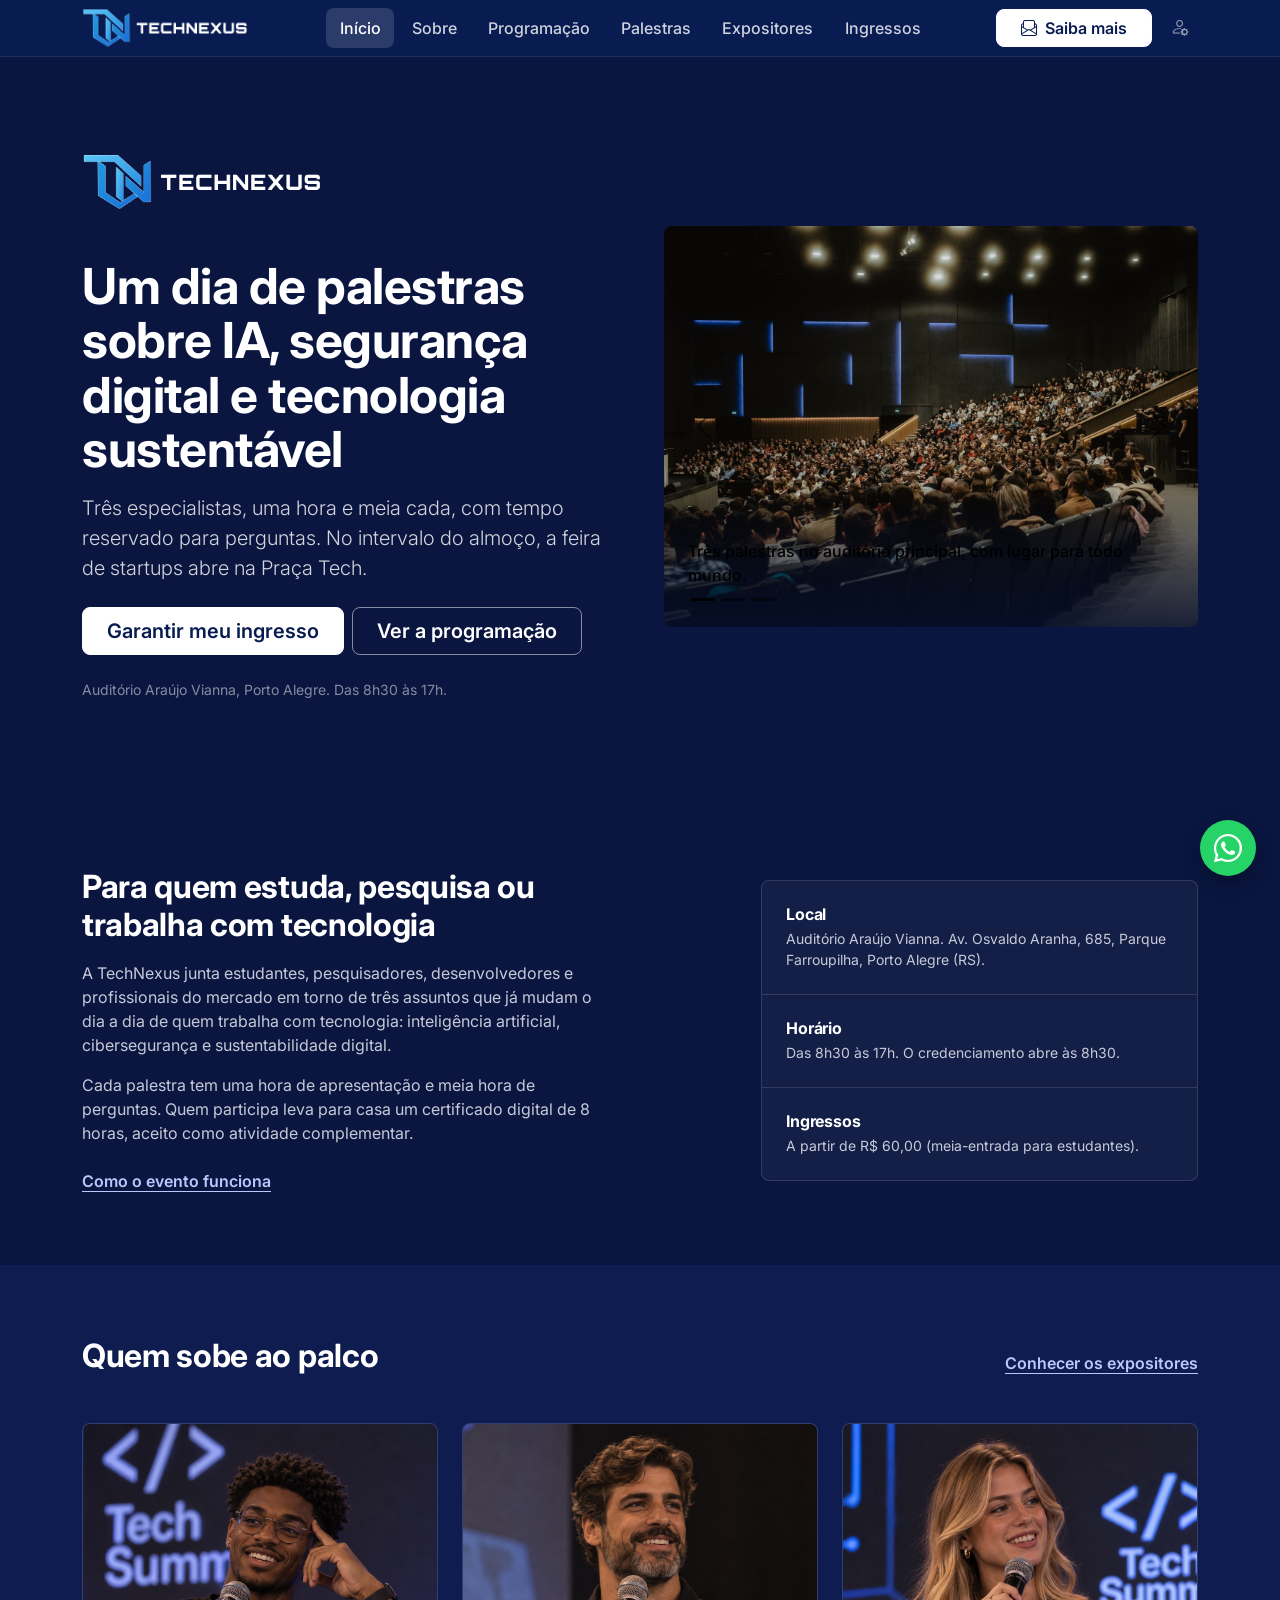
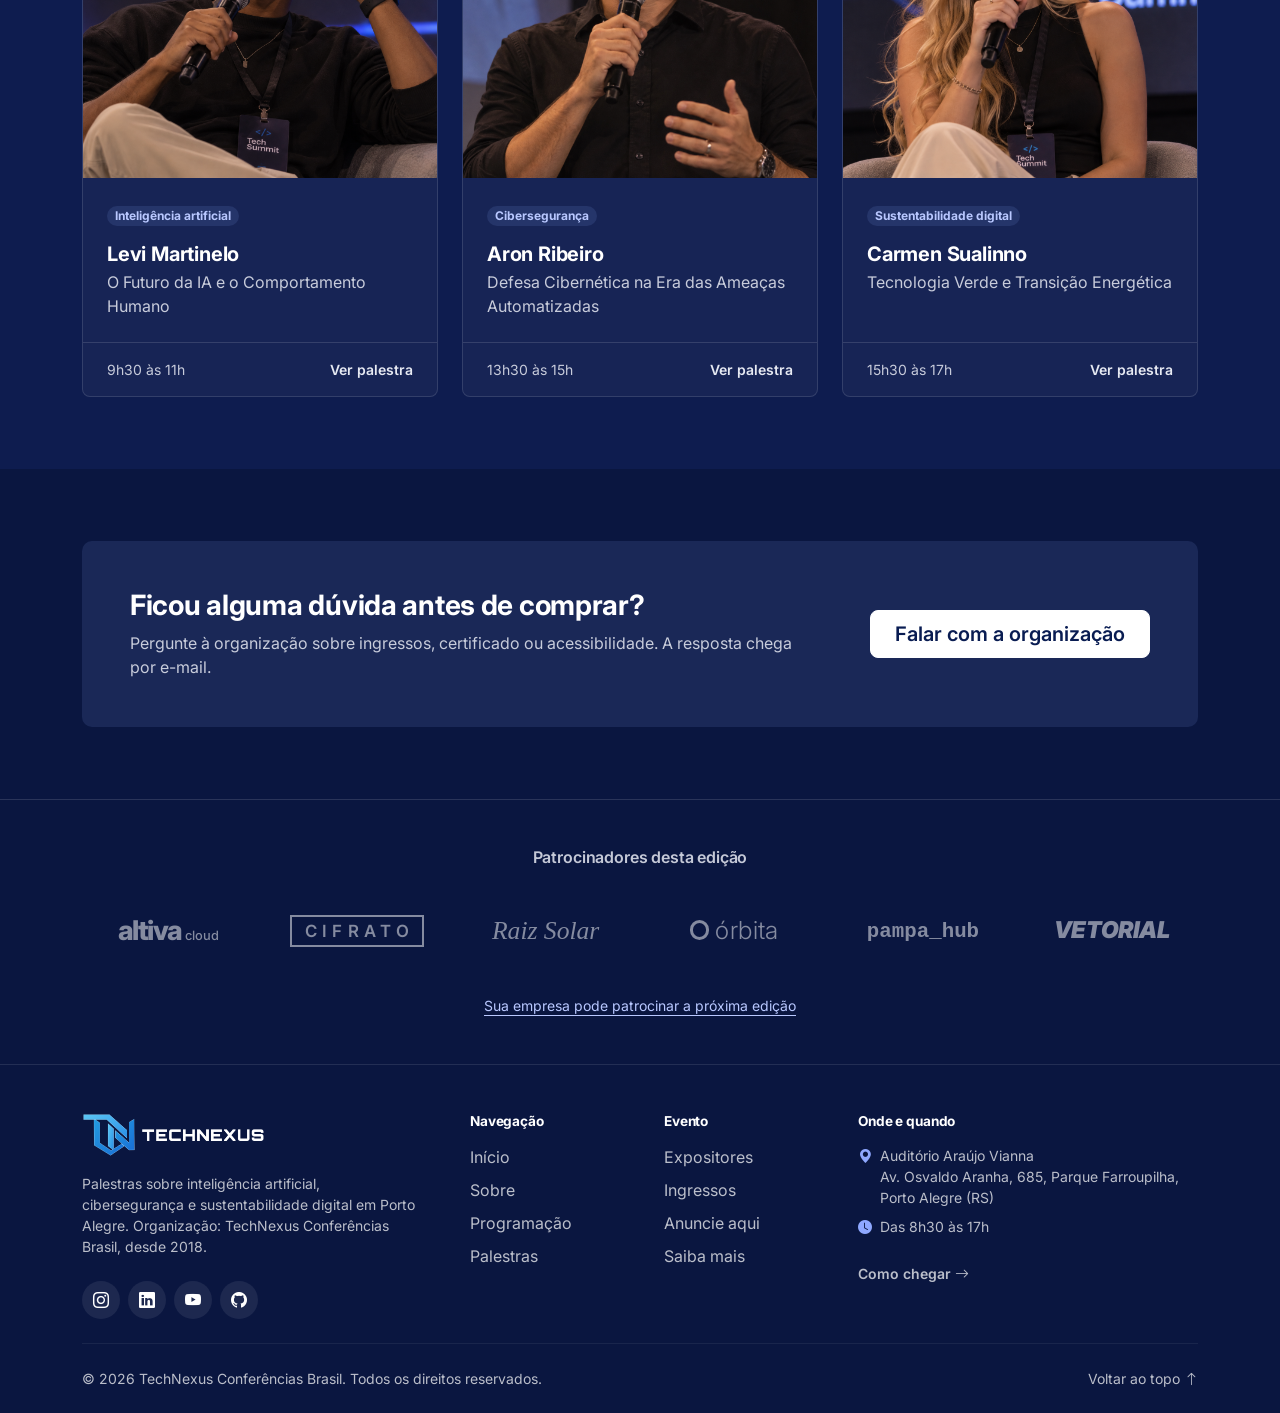
<file: index.html>
<!DOCTYPE html>
<html lang="pt-BR" data-bs-theme="dark">
<head>
    <meta charset="UTF-8">
    <meta name="viewport" content="width=device-width, initial-scale=1.0">
    <title>TechNexus | Início</title>
    <link rel="icon" type="image/png" href="img/logo.sem.texto.png">
    <link rel="preconnect" href="https://fonts.googleapis.com">
    <link rel="preconnect" href="https://fonts.gstatic.com" crossorigin>
    <link href="https://fonts.googleapis.com/css2?family=Inter:wght@400;500;600;700;800&display=swap" rel="stylesheet">
    <link href="https://cdn.jsdelivr.net/npm/bootstrap@5.3.9/dist/css/bootstrap.min.css" rel="stylesheet" integrity="sha384-yEPZ7jP9S0QKiUQ0m3jjsO4ProIW7wvR9gXkI7JOGa2XVsw53Yke2bsdkBbjmmiX" crossorigin="anonymous">
    <link href="https://cdn.jsdelivr.net/npm/bootstrap-icons@1.11.3/font/bootstrap-icons.min.css" rel="stylesheet">
    <link rel="stylesheet" href="css/style.css">
</head>
<body>
    <!-- menu -->
    <header class="sticky-top">
        <nav class="navbar navbar-expand-lg navbar-dark navbar-technexus" aria-label="Menu principal">
            <div class="container">
                <a class="navbar-brand py-0" href="index.html">
                    <img src="img/logo.horizontal.png" alt="TechNexus" width="200" height="48">
                </a>
                <button class="navbar-toggler border-0" type="button" data-bs-toggle="collapse" data-bs-target="#menuPrincipal" aria-controls="menuPrincipal" aria-expanded="false" aria-label="Abrir menu">
                    <span class="navbar-toggler-icon"></span>
                </button>
                <div class="collapse navbar-collapse" id="menuPrincipal">
                    <ul class="navbar-nav mx-auto mb-3 mb-lg-0 gap-xl-1">
                        <li class="nav-item"><a class="nav-link active" aria-current="page" href="index.html"><i class="bi bi-house-door me-2 d-md-none"></i>Início</a></li>
                        <li class="nav-item"><a class="nav-link" href="sobre.html"><i class="bi bi-building me-2 d-md-none"></i>Sobre</a></li>
                        <li class="nav-item"><a class="nav-link" href="programacao_dia.html"><i class="bi bi-calendar-event me-2 d-md-none"></i>Programação</a></li>
                        <li class="nav-item"><a class="nav-link" href="palestras.html"><i class="bi bi-mic me-2 d-md-none"></i>Palestras</a></li>
                        <li class="nav-item"><a class="nav-link" href="expositores.html"><i class="bi bi-people me-2 d-md-none"></i>Expositores</a></li>
                        <li class="nav-item"><a class="nav-link" href="comprar_ingresso.html"><i class="bi bi-ticket-perforated me-2 d-md-none"></i>Ingressos</a></li>
                    </ul>
                    <div class="d-flex align-items-center gap-2">
                        <a href="saiba_mais.html" class="btn btn-saiba-mais fw-semibold text-nowrap px-3 px-xl-4 flex-grow-1"><i class="bi bi-envelope-paper me-2"></i>Saiba mais</a>
                        <a href="admin/login.html" class="btn-admin" aria-label="Área do organizador" title="Área do organizador"><i class="bi bi-person-gear"></i></a>
                    </div>
                </div>
            </div>
        </nav>
    </header>

    <main>
        <!-- banner -->
        <section class="hero text-white py-5">
            <div class="container py-lg-5">
                <div class="row align-items-center g-5">
                    <div class="col-12 col-lg-6">
                        <img src="img/logo.horizontal.png" alt="TechNexus" class="hero-logo mb-5" width="1440" height="350">
                        <h1 class="fw-bold mb-3">Um dia de palestras sobre IA, segurança digital e tecnologia sustentável</h1>
                        <p class="lead mb-4">Três especialistas, uma hora e meia cada, com tempo reservado para perguntas. No intervalo do almoço, a feira de startups abre na Praça Tech.</p>
                        <div class="d-grid d-sm-flex gap-2 mb-4">
                            <a href="comprar_ingresso.html" class="btn btn-light btn-lg px-4">Garantir meu ingresso</a>
                            <a href="programacao_dia.html" class="btn btn-outline-light btn-lg px-4">Ver a programação</a>
                        </div>
                        <p class="small text-white-50 mb-0">Auditório Araújo Vianna, Porto Alegre. Das 8h30 às 17h.</p>
                    </div>

                    <div class="col-12 col-lg-6">
                        <div id="carrosselEvento" class="carousel slide hero-carrossel rounded-3 overflow-hidden" data-bs-theme="light" data-bs-ride="carousel" data-bs-interval="5000" aria-label="Fotos do evento">
                            <div class="carousel-indicators">
                                <button type="button" data-bs-target="#carrosselEvento" data-bs-slide-to="0" class="active" aria-current="true" aria-label="Foto 1"></button>
                                <button type="button" data-bs-target="#carrosselEvento" data-bs-slide-to="1" aria-label="Foto 2"></button>
                                <button type="button" data-bs-target="#carrosselEvento" data-bs-slide-to="2" aria-label="Foto 3"></button>
                            </div>
                            <div class="carousel-inner">
                                <div class="carousel-item active">
                                    <div class="ratio ratio-4x3">
                                        <img src="img/evento-auditorio.jpg" class="object-fit-cover" alt="Auditório lotado assistindo a uma palestra">
                                    </div>
                                    <div class="carousel-caption">
                                        <p class="mb-0 fw-medium">Três palestras no auditório principal, com lugar para todo mundo.</p>
                                    </div>
                                </div>
                                <div class="carousel-item">
                                    <div class="ratio ratio-4x3">
                                        <img src="img/evento-crachas.jpg" class="object-fit-cover foto-rosto" alt="Participantes mostrando os crachás da TechNexus" loading="lazy">
                                    </div>
                                    <div class="carousel-caption">
                                        <p class="mb-0 fw-medium">Crachá retirado na recepção com o QR Code do ingresso.</p>
                                    </div>
                                </div>
                                <div class="carousel-item">
                                    <div class="ratio ratio-4x3">
                                        <img src="img/evento-palestrante.jpg" class="object-fit-cover foto-rosto" alt="Palestrante falando ao microfone no palco" loading="lazy">
                                    </div>
                                    <div class="carousel-caption">
                                        <p class="mb-0 fw-medium">Especialistas que trabalham com o tema que apresentam.</p>
                                    </div>
                                </div>
                            </div>
                            <button class="carousel-control-prev" type="button" data-bs-target="#carrosselEvento" data-bs-slide="prev">
                                <span class="carousel-control-prev-icon" aria-hidden="true"></span>
                                <span class="visually-hidden">Foto anterior</span>
                            </button>
                            <button class="carousel-control-next" type="button" data-bs-target="#carrosselEvento" data-bs-slide="next">
                                <span class="carousel-control-next-icon" aria-hidden="true"></span>
                                <span class="visually-hidden">Próxima foto</span>
                            </button>
                        </div>
                    </div>
                </div>
            </div>
        </section>

        <!-- sobre o evento -->
        <section class="py-5">
            <div class="container py-lg-4">
                <div class="row g-5 align-items-center">
                    <div class="col-12 col-lg-6">
                        <h2 class="fw-bold mb-3">Para quem estuda, pesquisa ou trabalha com tecnologia</h2>
                        <p class="text-body-secondary">A TechNexus junta estudantes, pesquisadores, desenvolvedores e profissionais do mercado em torno de três assuntos que já mudam o dia a dia de quem trabalha com tecnologia: inteligência artificial, cibersegurança e sustentabilidade digital.</p>
                        <p class="text-body-secondary mb-4">Cada palestra tem uma hora de apresentação e meia hora de perguntas. Quem participa leva para casa um certificado digital de 8 horas, aceito como atividade complementar.</p>
                        <a href="sobre.html" class="fw-semibold link-offset-2 link-underline-opacity-25 link-underline-opacity-100-hover">Como o evento funciona</a>
                    </div>
                    <div class="col-12 col-lg-5 offset-lg-1">
                        <ul class="list-group">
                            <li class="list-group-item p-4">
                                <h3 class="h6 fw-bold mb-1">Local</h3>
                                <p class="text-body-secondary small mb-0">Auditório Araújo Vianna. Av. Osvaldo Aranha, 685, Parque Farroupilha, Porto Alegre (RS).</p>
                            </li>
                            <li class="list-group-item p-4">
                                <h3 class="h6 fw-bold mb-1">Horário</h3>
                                <p class="text-body-secondary small mb-0">Das 8h30 às 17h. O credenciamento abre às 8h30.</p>
                            </li>
                            <li class="list-group-item p-4">
                                <h3 class="h6 fw-bold mb-1">Ingressos</h3>
                                <p class="text-body-secondary small mb-0">A partir de R$ 60,00 (meia-entrada para estudantes).</p>
                            </li>
                        </ul>
                    </div>
                </div>
            </div>
        </section>

        <!-- palestrantes -->
        <section class="py-5 bg-body-tertiary">
            <div class="container py-lg-4">
                <div class="d-flex flex-column flex-md-row justify-content-between align-items-md-end gap-2 mb-4 mb-md-5">
                    <h2 class="fw-bold mb-0">Quem sobe ao palco</h2>
                    <a href="expositores.html" class="fw-semibold link-offset-2 link-underline-opacity-25 link-underline-opacity-100-hover">Conhecer os expositores</a>
                </div>

                <div class="row row-cols-1 row-cols-md-2 row-cols-lg-3 g-4">
                    <div class="col">
                        <article class="card h-100 overflow-hidden">
                            <div class="ratio ratio-1x1">
                                <img src="img/palestrante1.png" class="object-fit-cover foto-rosto" alt="Levi Martinelo" loading="lazy">
                            </div>
                            <div class="card-body p-4">
                                <span class="badge rounded-pill bg-primary-subtle text-primary-emphasis mb-3">Inteligência artificial</span>
                                <h3 class="h5 fw-bold mb-1">
                                    <a href="palestras.html#palestra-ia" class="stretched-link text-reset text-decoration-none">Levi Martinelo</a>
                                </h3>
                                <p class="text-body-secondary mb-0">O Futuro da IA e o Comportamento Humano</p>
                            </div>
                            <div class="card-footer bg-transparent border-top px-4 py-3 d-flex justify-content-between small">
                                <span class="text-body-secondary">9h30 às 11h</span>
                                <span class="fw-semibold">Ver palestra</span>
                            </div>
                        </article>
                    </div>
                    <div class="col">
                        <article class="card h-100 overflow-hidden">
                            <div class="ratio ratio-1x1">
                                <img src="img/palestrante2.png" class="object-fit-cover foto-rosto" alt="Aron Ribeiro" loading="lazy">
                            </div>
                            <div class="card-body p-4">
                                <span class="badge rounded-pill bg-primary-subtle text-primary-emphasis mb-3">Cibersegurança</span>
                                <h3 class="h5 fw-bold mb-1">
                                    <a href="palestras.html#palestra-seguranca" class="stretched-link text-reset text-decoration-none">Aron Ribeiro</a>
                                </h3>
                                <p class="text-body-secondary mb-0">Defesa Cibernética na Era das Ameaças Automatizadas</p>
                            </div>
                            <div class="card-footer bg-transparent border-top px-4 py-3 d-flex justify-content-between small">
                                <span class="text-body-secondary">13h30 às 15h</span>
                                <span class="fw-semibold">Ver palestra</span>
                            </div>
                        </article>
                    </div>
                    <div class="col">
                        <article class="card h-100 overflow-hidden">
                            <div class="ratio ratio-1x1">
                                <img src="img/palestrante3.png" class="object-fit-cover foto-rosto" alt="Carmen Sualinno" loading="lazy">
                            </div>
                            <div class="card-body p-4">
                                <span class="badge rounded-pill bg-primary-subtle text-primary-emphasis mb-3">Sustentabilidade digital</span>
                                <h3 class="h5 fw-bold mb-1">
                                    <a href="palestras.html#palestra-sustentabilidade" class="stretched-link text-reset text-decoration-none">Carmen Sualinno</a>
                                </h3>
                                <p class="text-body-secondary mb-0">Tecnologia Verde e Transição Energética</p>
                            </div>
                            <div class="card-footer bg-transparent border-top px-4 py-3 d-flex justify-content-between small">
                                <span class="text-body-secondary">15h30 às 17h</span>
                                <span class="fw-semibold">Ver palestra</span>
                            </div>
                        </article>
                    </div>
                </div>
            </div>
        </section>

        <!-- chamada final -->
        <section class="py-5">
            <div class="container py-lg-4">
                <div class="bg-primary-subtle rounded-3 p-4 p-md-5">
                    <div class="row g-4 align-items-center">
                        <div class="col-12 col-lg-8">
                            <h2 class="h3 fw-bold mb-2">Ficou alguma dúvida antes de comprar?</h2>
                            <p class="text-body-secondary mb-0">Pergunte à organização sobre ingressos, certificado ou acessibilidade. A resposta chega por e-mail.</p>
                        </div>
                        <div class="col-12 col-lg-4 text-lg-end">
                            <a href="saiba_mais.html" class="btn btn-primary btn-lg px-4">Falar com a organização</a>
                        </div>
                    </div>
                </div>
            </div>
        </section>

        <!-- patrocinadores -->
        <section class="py-5 border-top" aria-labelledby="tituloPatrocinadores">
            <div class="container">
                <h2 id="tituloPatrocinadores" class="h6 text-center text-body-secondary fw-semibold mb-4 mb-md-5">Patrocinadores desta edição</h2>
                <ul class="row row-cols-2 row-cols-md-3 row-cols-lg-6 g-4 g-lg-3 align-items-center text-center list-unstyled mb-4 mb-md-5">
                    <li class="col"><span class="logo-patrocinador lp-altiva">altiva<small>cloud</small></span></li>
                    <li class="col"><span class="logo-patrocinador lp-cifrato d-inline-block">CIFRATO</span></li>
                    <li class="col"><span class="logo-patrocinador lp-raiz">Raiz Solar</span></li>
                    <li class="col"><span class="logo-patrocinador lp-orbita">órbita</span></li>
                    <li class="col"><span class="logo-patrocinador lp-pampa">pampa_hub</span></li>
                    <li class="col"><span class="logo-patrocinador lp-vetorial">Vetorial</span></li>
                </ul>
                <p class="text-center small mb-0">
                    <a href="anuncie.html" class="link-offset-2 link-underline-opacity-25 link-underline-opacity-100-hover">Sua empresa pode patrocinar a próxima edição</a>
                </p>
            </div>
        </section>
    </main>

    <!-- rodape -->
    <footer class="footer-technexus text-white pt-5 pb-4">
        <div class="container">
            <div class="row g-4 g-lg-5">
                <div class="col-12 col-lg-4">
                    <a href="index.html" class="d-inline-block mb-3">
                        <img src="img/logo.horizontal.png" alt="TechNexus" width="200" height="48">
                    </a>
                    <p class="footer-texto small mb-4">Palestras sobre inteligência artificial, cibersegurança e sustentabilidade digital em Porto Alegre. Organização: TechNexus Conferências Brasil, desde 2018.</p>
                    <div class="d-flex gap-2">
                        <a href="#" class="footer-social" aria-label="Instagram"><i class="bi bi-instagram"></i></a>
                        <a href="#" class="footer-social" aria-label="LinkedIn"><i class="bi bi-linkedin"></i></a>
                        <a href="#" class="footer-social" aria-label="YouTube"><i class="bi bi-youtube"></i></a>
                        <a href="#" class="footer-social" aria-label="GitHub"><i class="bi bi-github"></i></a>
                    </div>
                </div>

                <div class="col-6 col-md-4 col-lg-2">
                    <h2 class="footer-titulo">Navegação</h2>
                    <ul class="list-unstyled footer-links mb-0">
                        <li><a href="index.html">Início</a></li>
                        <li><a href="sobre.html">Sobre</a></li>
                        <li><a href="programacao_dia.html">Programação</a></li>
                        <li><a href="palestras.html">Palestras</a></li>
                    </ul>
                </div>

                <div class="col-6 col-md-4 col-lg-2">
                    <h2 class="footer-titulo">Evento</h2>
                    <ul class="list-unstyled footer-links mb-0">
                        <li><a href="expositores.html">Expositores</a></li>
                        <li><a href="comprar_ingresso.html">Ingressos</a></li>
                        <li><a href="anuncie.html">Anuncie aqui</a></li>
                        <li><a href="saiba_mais.html">Saiba mais</a></li>
                    </ul>
                </div>

                <div class="col-12 col-md-4 col-lg-4">
                    <h2 class="footer-titulo">Onde e quando</h2>
                    <ul class="list-unstyled footer-texto small mb-4">
                        <li class="d-flex gap-2 mb-2"><i class="bi bi-geo-alt-fill footer-icone"></i><span>Auditório Araújo Vianna<br>Av. Osvaldo Aranha, 685, Parque Farroupilha, Porto Alegre (RS)</span></li>
                        <li class="d-flex gap-2"><i class="bi bi-clock-fill footer-icone"></i><span>Das 8h30 às 17h</span></li>
                    </ul>
                    <a href="programacao_dia.html#localizacao" class="footer-topo small fw-semibold">Como chegar <i class="bi bi-arrow-right"></i></a>
                </div>
            </div>

            <hr class="footer-linha my-4">

            <div class="d-flex flex-column flex-md-row justify-content-between align-items-center gap-2 small footer-texto text-center">
                <span>&copy; 2026 TechNexus Conferências Brasil. Todos os direitos reservados.</span>
                <a href="#" class="footer-topo">Voltar ao topo <i class="bi bi-arrow-up"></i></a>
            </div>
        </div>
    </footer>

    <!-- whatsapp (falta colocar o numero no link) -->
    <a href="https://wa.me/?text=Ol%C3%A1!%20Tenho%20uma%20d%C3%BAvida%20sobre%20a%20TechNexus." class="btn btn-whatsapp rounded-circle position-fixed bottom-0 end-0 m-3 m-md-4 z-3 d-inline-flex align-items-center justify-content-center" target="_blank" rel="noopener" aria-label="Falar com a TechNexus pelo WhatsApp" title="Falar pelo WhatsApp">
        <i class="bi bi-whatsapp" aria-hidden="true"></i>
    </a>

    <script src="https://cdn.jsdelivr.net/npm/bootstrap@5.3.9/dist/js/bootstrap.bundle.min.js" integrity="sha384-WyOxWvTyr1QaMPfiPJSv76iReVthorl5uWlFtZPyK0IEB0hGzo9y5Bp9mYanr8Bu" crossorigin="anonymous"></script>
</body>
</html>
</file>
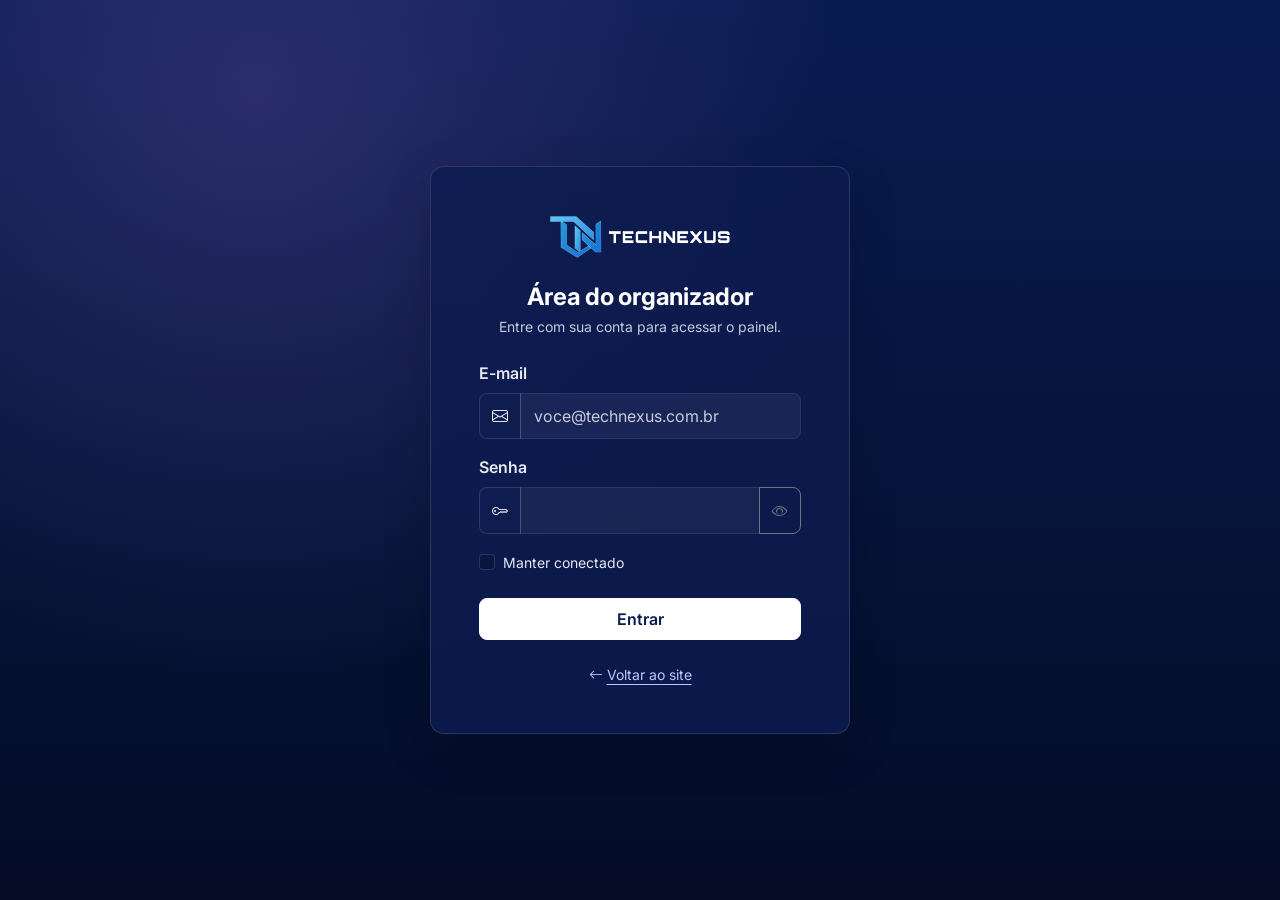
<file: admin/index.html>
<!DOCTYPE html>
<html lang="pt-BR">
<head>
    <meta charset="UTF-8">
    <meta name="viewport" content="width=device-width, initial-scale=1.0">
    <meta name="robots" content="noindex, nofollow">
    <title>TechNexus | Painel Administrativo</title>
    <link rel="icon" type="image/png" href="../img/logo.sem.texto.png">
    <link rel="preconnect" href="https://fonts.googleapis.com">
    <link rel="preconnect" href="https://fonts.gstatic.com" crossorigin>
    <link href="https://fonts.googleapis.com/css2?family=Inter:wght@400;500;600;700;800&display=swap" rel="stylesheet">
    <link href="https://cdn.jsdelivr.net/npm/bootstrap@5.3.9/dist/css/bootstrap.min.css" rel="stylesheet" integrity="sha384-yEPZ7jP9S0QKiUQ0m3jjsO4ProIW7wvR9gXkI7JOGa2XVsw53Yke2bsdkBbjmmiX" crossorigin="anonymous">
    <link href="https://cdn.jsdelivr.net/npm/bootstrap-icons@1.11.3/font/bootstrap-icons.min.css" rel="stylesheet">
    <link rel="stylesheet" href="../css/style.css">
    <script>
        // se nao fez login volta pra tela de login
        if (sessionStorage.getItem("logado") != "sim" && localStorage.getItem("logado") != "sim") {
            window.location.href = "login.html";
        }
    </script>
</head>
<body class="bg-light text-dark">
    <!-- menu superior do painel -->
    <header class="sticky-top">
        <nav class="navbar navbar-dark navbar-technexus" aria-label="Menu do painel">
            <div class="container-fluid px-3 px-lg-4">
                <div class="d-flex align-items-center gap-2">
                    <button class="btn btn-link text-white d-lg-none p-1" type="button" data-bs-toggle="offcanvas" data-bs-target="#menuAdmin" aria-controls="menuAdmin" aria-label="Abrir menu do painel">
                        <i class="bi bi-list fs-3"></i>
                    </button>
                    <a class="navbar-brand py-0" href="index.html">
                        <img src="../img/logo.horizontal.png" alt="TechNexus" width="200" height="48">
                    </a>
                    <span class="badge rounded-pill text-bg-light d-none d-sm-inline">Admin</span>
                </div>

                <div class="d-flex align-items-center gap-2">
                    <a href="../index.html" class="btn btn-sm btn-outline-light d-none d-md-inline-block"><i class="bi bi-box-arrow-up-right me-1"></i>Ver site</a>
                    <div class="dropdown">
                        <button class="btn btn-link text-white text-decoration-none dropdown-toggle d-flex align-items-center gap-2" type="button" data-bs-toggle="dropdown" aria-expanded="false">
                            <span class="admin-avatar admin-avatar-sm">LF</span>
                            <span class="d-none d-md-inline">Luís Felipe</span>
                        </button>
                        <ul class="dropdown-menu dropdown-menu-end shadow">
                            <li><h6 class="dropdown-header">admin@technexus.com.br</h6></li>
                            <li><button class="dropdown-item" type="button" data-abrir-aba="#aba-perfil"><i class="bi bi-person me-2"></i>Meu perfil</button></li>
                            <li><a class="dropdown-item d-md-none" href="../index.html"><i class="bi bi-box-arrow-up-right me-2"></i>Ver site</a></li>
                            <li><hr class="dropdown-divider"></li>
                            <li><a class="dropdown-item text-danger" href="login.html" id="sairPainel"><i class="bi bi-box-arrow-right me-2"></i>Sair</a></li>
                        </ul>
                    </div>
                </div>
            </div>
        </nav>
    </header>

    <div class="container-fluid">
        <div class="row">
            <!-- menu lateral -->
            <aside class="col-lg-3 col-xl-2 p-0 bg-white border-end admin-lateral">
                <div class="offcanvas-lg offcanvas-start" tabindex="-1" id="menuAdmin" aria-labelledby="menuAdminTitulo">
                    <div class="offcanvas-header border-bottom">
                        <h2 class="offcanvas-title h5 fw-bold mb-0" id="menuAdminTitulo">Painel</h2>
                        <button type="button" class="btn-close" data-bs-dismiss="offcanvas" data-bs-target="#menuAdmin" aria-label="Fechar"></button>
                    </div>
                    <div class="offcanvas-body p-3">
                        <nav class="nav nav-pills flex-column gap-1 w-100 admin-menu" role="tablist" aria-label="Seções do painel">
                            <button class="nav-link text-start active" data-bs-toggle="pill" data-bs-target="#aba-dashboard" type="button" role="tab" aria-controls="aba-dashboard" aria-selected="true"><i class="bi bi-speedometer2 me-2"></i>Visão geral</button>
                            <button class="nav-link text-start" data-bs-toggle="pill" data-bs-target="#aba-usuarios" type="button" role="tab" aria-controls="aba-usuarios" aria-selected="false"><i class="bi bi-people me-2"></i>Usuários</button>
                            <button class="nav-link text-start d-flex align-items-center" data-bs-toggle="pill" data-bs-target="#aba-mensagens" type="button" role="tab" aria-controls="aba-mensagens" aria-selected="false"><i class="bi bi-chat-left-text me-2"></i>Mensagens<span class="badge rounded-pill text-bg-danger ms-auto">3</span></button>
                            <button class="nav-link text-start" data-bs-toggle="pill" data-bs-target="#aba-ingressos" type="button" role="tab" aria-controls="aba-ingressos" aria-selected="false"><i class="bi bi-ticket-perforated me-2"></i>Ingressos</button>
                            <button class="nav-link text-start" data-bs-toggle="pill" data-bs-target="#aba-anunciantes" type="button" role="tab" aria-controls="aba-anunciantes" aria-selected="false"><i class="bi bi-megaphone me-2"></i>Anunciantes</button>
                            <button class="nav-link text-start" data-bs-toggle="pill" data-bs-target="#aba-conteudos" type="button" role="tab" aria-controls="aba-conteudos" aria-selected="false"><i class="bi bi-pencil-square me-2"></i>Conteúdos do site</button>
                            <hr class="my-2">
                            <button class="nav-link text-start" data-bs-toggle="pill" data-bs-target="#aba-perfil" type="button" role="tab" aria-controls="aba-perfil" aria-selected="false"><i class="bi bi-person-circle me-2"></i>Meu perfil</button>
                        </nav>
                    </div>
                </div>
            </aside>

            <!-- conteudo -->
            <main class="col-lg-9 col-xl-10 p-3 p-md-4 p-xl-5">
                <div class="tab-content">

                    <!-- visao geral -->
                    <section class="tab-pane fade show active" id="aba-dashboard" role="tabpanel" tabindex="0">
                        <h1 class="h3 fw-bold mb-1">Visão geral</h1>
                        <p class="text-body-secondary mb-4">Resumo do que está acontecendo na TechNexus.</p>

                        <div class="row g-3 mb-4">
                            <div class="col-6 col-xl-3">
                                <div class="card border-0 shadow-sm h-100">
                                    <div class="card-body d-flex align-items-center gap-3">
                                        <span class="admin-icone bg-primary-subtle text-primary-emphasis"><i class="bi bi-people"></i></span>
                                        <div>
                                            <p class="small text-body-secondary mb-0">Usuários</p>
                                            <p class="h4 fw-bold mb-0">4</p>
                                        </div>
                                    </div>
                                </div>
                            </div>
                            <div class="col-6 col-xl-3">
                                <div class="card border-0 shadow-sm h-100">
                                    <div class="card-body d-flex align-items-center gap-3">
                                        <span class="admin-icone bg-danger-subtle text-danger-emphasis"><i class="bi bi-chat-left-text"></i></span>
                                        <div>
                                            <p class="small text-body-secondary mb-0">Mensagens novas</p>
                                            <p class="h4 fw-bold mb-0">3</p>
                                        </div>
                                    </div>
                                </div>
                            </div>
                            <div class="col-6 col-xl-3">
                                <div class="card border-0 shadow-sm h-100">
                                    <div class="card-body d-flex align-items-center gap-3">
                                        <span class="admin-icone bg-success-subtle text-success-emphasis"><i class="bi bi-ticket-perforated"></i></span>
                                        <div>
                                            <p class="small text-body-secondary mb-0">Ingressos vendidos</p>
                                            <p class="h4 fw-bold mb-0">128</p>
                                        </div>
                                    </div>
                                </div>
                            </div>
                            <div class="col-6 col-xl-3">
                                <div class="card border-0 shadow-sm h-100">
                                    <div class="card-body d-flex align-items-center gap-3">
                                        <span class="admin-icone bg-warning-subtle text-warning-emphasis"><i class="bi bi-megaphone"></i></span>
                                        <div>
                                            <p class="small text-body-secondary mb-0">Propostas de anúncio</p>
                                            <p class="h4 fw-bold mb-0">2</p>
                                        </div>
                                    </div>
                                </div>
                            </div>
                        </div>

                        <div class="row g-4">
                            <div class="col-12 col-xl-8">
                                <div class="card border-0 shadow-sm h-100">
                                    <div class="card-header bg-white border-0 pt-4 px-4 d-flex justify-content-between align-items-center">
                                        <h2 class="h6 fw-bold mb-0">Últimas mensagens</h2>
                                        <button class="btn btn-sm btn-link" type="button" data-abrir-aba="#aba-mensagens">Ver todas</button>
                                    </div>
                                    <div class="list-group list-group-flush px-2 pb-2">
                                        <div class="list-group-item d-flex gap-3 align-items-start border-0">
                                            <span class="admin-avatar">MS</span>
                                            <div class="flex-grow-1">
                                                <div class="d-flex justify-content-between"><span class="fw-semibold">Mariana Souza</span><small class="text-body-secondary">Hoje, 10:42</small></div>
                                                <small class="text-body-secondary">Ingressos e pagamento — Consigo pagar a meia-entrada com carteirinha digital?</small>
                                            </div>
                                        </div>
                                        <div class="list-group-item d-flex gap-3 align-items-start border-0">
                                            <span class="admin-avatar">PH</span>
                                            <div class="flex-grow-1">
                                                <div class="d-flex justify-content-between"><span class="fw-semibold">Pedro Henrique</span><small class="text-body-secondary">Ontem, 18:05</small></div>
                                                <small class="text-body-secondary">Certificado — O certificado conta como horas complementares?</small>
                                            </div>
                                        </div>
                                        <div class="list-group-item d-flex gap-3 align-items-start border-0">
                                            <span class="admin-avatar">JA</span>
                                            <div class="flex-grow-1">
                                                <div class="d-flex justify-content-between"><span class="fw-semibold">Juliana Alves</span><small class="text-body-secondary">Ontem, 09:20</small></div>
                                                <small class="text-body-secondary">Acessibilidade — O auditório tem acesso para cadeirantes?</small>
                                            </div>
                                        </div>
                                    </div>
                                </div>
                            </div>
                            <div class="col-12 col-xl-4">
                                <div class="card border-0 shadow-sm h-100">
                                    <div class="card-body p-4">
                                        <h2 class="h6 fw-bold mb-3">Atalhos</h2>
                                        <div class="d-grid gap-2">
                                            <button class="btn btn-primary text-start" type="button" data-bs-toggle="modal" data-bs-target="#modalUsuario"><i class="bi bi-person-plus me-2"></i>Novo usuário</button>
                                            <button class="btn btn-outline-primary text-start" type="button" data-abrir-aba="#aba-conteudos"><i class="bi bi-pencil-square me-2"></i>Editar conteúdos do site</button>
                                            <button class="btn btn-outline-primary text-start" type="button" data-abrir-aba="#aba-ingressos"><i class="bi bi-ticket-perforated me-2"></i>Ver pedidos de ingresso</button>
                                        </div>
                                    </div>
                                </div>
                            </div>
                        </div>
                    </section>

                    <!-- usuarios -->
                    <section class="tab-pane fade" id="aba-usuarios" role="tabpanel" tabindex="0">
                        <div class="d-flex flex-wrap justify-content-between align-items-center gap-3 mb-4">
                            <div>
                                <h1 class="h3 fw-bold mb-1">Usuários</h1>
                                <p class="text-body-secondary mb-0">Cadastre, edite e exclua quem tem acesso ao painel.</p>
                            </div>
                            <button class="btn btn-primary fw-semibold" type="button" data-bs-toggle="modal" data-bs-target="#modalUsuario"><i class="bi bi-person-plus me-2"></i>Novo usuário</button>
                        </div>

                        <div class="card border-0 shadow-sm">
                            <div class="card-body p-3 p-md-4">
                                <div class="input-group mb-3 admin-busca">
                                    <span class="input-group-text bg-white"><i class="bi bi-search"></i></span>
                                    <input type="search" class="form-control" placeholder="Buscar por nome ou e-mail" data-filtrar="#tabelaUsuarios" aria-label="Buscar usuários">
                                </div>
                                <div class="table-responsive">
                                    <table class="table table-hover align-middle mb-0" id="tabelaUsuarios">
                                        <thead class="table-light">
                                            <tr>
                                                <th scope="col">Usuário</th>
                                                <th scope="col" class="d-none d-md-table-cell">E-mail</th>
                                                <th scope="col">Perfil</th>
                                                <th scope="col" class="d-none d-sm-table-cell">Status</th>
                                                <th scope="col" class="text-end">Ações</th>
                                            </tr>
                                        </thead>
                                        <tbody>
                                            <tr>
                                                <td><div class="d-flex align-items-center gap-2"><span class="admin-avatar">LF</span><span class="fw-semibold">Luís Felipe</span></div></td>
                                                <td class="d-none d-md-table-cell">admin@technexus.com.br</td>
                                                <td><span class="badge text-bg-primary">Administrador</span></td>
                                                <td class="d-none d-sm-table-cell"><span class="badge bg-success-subtle text-success-emphasis">Ativo</span></td>
                                                <td class="text-end text-nowrap">
                                                    <button class="btn btn-sm btn-outline-primary" type="button" data-bs-toggle="modal" data-bs-target="#modalUsuario" data-nome="Luís Felipe" data-email="admin@technexus.com.br" data-perfil="admin" aria-label="Editar Luís Felipe"><i class="bi bi-pencil"></i></button>
                                                    <button class="btn btn-sm btn-outline-danger" type="button" data-bs-toggle="modal" data-bs-target="#modalExcluir" data-nome="Luís Felipe" aria-label="Excluir Luís Felipe"><i class="bi bi-trash"></i></button>
                                                </td>
                                            </tr>
                                            <tr>
                                                <td><div class="d-flex align-items-center gap-2"><span class="admin-avatar">MA</span><span class="fw-semibold">Mariana</span></div></td>
                                                <td class="d-none d-md-table-cell">mari@technexus.com.br</td>
                                                <td><span class="badge text-bg-primary">Administrador</span></td>
                                                <td class="d-none d-sm-table-cell"><span class="badge bg-success-subtle text-success-emphasis">Ativo</span></td>
                                                <td class="text-end text-nowrap">
                                                    <button class="btn btn-sm btn-outline-primary" type="button" data-bs-toggle="modal" data-bs-target="#modalUsuario" data-nome="Mariana" data-email="mari@technexus.com.br" data-perfil="admin" aria-label="Editar Mariana"><i class="bi bi-pencil"></i></button>
                                                    <button class="btn btn-sm btn-outline-danger" type="button" data-bs-toggle="modal" data-bs-target="#modalExcluir" data-nome="Mariana" aria-label="Excluir Mariana"><i class="bi bi-trash"></i></button>
                                                </td>
                                            </tr>
                                            <tr>
                                                <td><div class="d-flex align-items-center gap-2"><span class="admin-avatar">IS</span><span class="fw-semibold">Isabela</span></div></td>
                                                <td class="d-none d-md-table-cell">isa@technexus.com.br</td>
                                                <td><span class="badge bg-secondary-subtle text-secondary-emphasis">Editor</span></td>
                                                <td class="d-none d-sm-table-cell"><span class="badge bg-success-subtle text-success-emphasis">Ativo</span></td>
                                                <td class="text-end text-nowrap">
                                                    <button class="btn btn-sm btn-outline-primary" type="button" data-bs-toggle="modal" data-bs-target="#modalUsuario" data-nome="Isabela" data-email="isa@technexus.com.br" data-perfil="editor" aria-label="Editar Isabela"><i class="bi bi-pencil"></i></button>
                                                    <button class="btn btn-sm btn-outline-danger" type="button" data-bs-toggle="modal" data-bs-target="#modalExcluir" data-nome="Isabela" aria-label="Excluir Isabela"><i class="bi bi-trash"></i></button>
                                                </td>
                                            </tr>
                                            <tr>
                                                <td><div class="d-flex align-items-center gap-2"><span class="admin-avatar">CO</span><span class="fw-semibold">Comercial</span></div></td>
                                                <td class="d-none d-md-table-cell">comercial@technexus.com.br</td>
                                                <td><span class="badge bg-secondary-subtle text-secondary-emphasis">Editor</span></td>
                                                <td class="d-none d-sm-table-cell"><span class="badge bg-secondary-subtle text-secondary-emphasis">Inativo</span></td>
                                                <td class="text-end text-nowrap">
                                                    <button class="btn btn-sm btn-outline-primary" type="button" data-bs-toggle="modal" data-bs-target="#modalUsuario" data-nome="Comercial" data-email="comercial@technexus.com.br" data-perfil="editor" aria-label="Editar Comercial"><i class="bi bi-pencil"></i></button>
                                                    <button class="btn btn-sm btn-outline-danger" type="button" data-bs-toggle="modal" data-bs-target="#modalExcluir" data-nome="Comercial" aria-label="Excluir Comercial"><i class="bi bi-trash"></i></button>
                                                </td>
                                            </tr>
                                        </tbody>
                                    </table>
                                </div>
                            </div>
                        </div>
                    </section>

                    <!-- mensagens de contato -->
                    <section class="tab-pane fade" id="aba-mensagens" role="tabpanel" tabindex="0">
                        <h1 class="h3 fw-bold mb-1">Mensagens</h1>
                        <p class="text-body-secondary mb-4">Dúvidas enviadas pelo formulário da página Saiba mais.</p>

                        <div class="card border-0 shadow-sm">
                            <div class="card-body p-3 p-md-4">
                                <div class="d-flex flex-wrap gap-2 justify-content-between mb-3">
                                    <div class="btn-group" role="group" aria-label="Filtrar mensagens">
                                        <input type="radio" class="btn-check" name="filtroMsg" id="filtroTodas" autocomplete="off" checked>
                                        <label class="btn btn-sm btn-outline-primary" for="filtroTodas">Todas</label>
                                        <input type="radio" class="btn-check" name="filtroMsg" id="filtroNovas" autocomplete="off">
                                        <label class="btn btn-sm btn-outline-primary" for="filtroNovas">Não lidas</label>
                                        <input type="radio" class="btn-check" name="filtroMsg" id="filtroRespondidas" autocomplete="off">
                                        <label class="btn btn-sm btn-outline-primary" for="filtroRespondidas">Respondidas</label>
                                    </div>
                                    <div class="input-group input-group-sm admin-busca">
                                        <span class="input-group-text bg-white"><i class="bi bi-search"></i></span>
                                        <input type="search" class="form-control" placeholder="Buscar mensagem" data-filtrar="#tabelaMensagens" aria-label="Buscar mensagens">
                                    </div>
                                </div>
                                <div class="table-responsive">
                                    <table class="table table-hover align-middle mb-0" id="tabelaMensagens">
                                        <thead class="table-light">
                                            <tr>
                                                <th scope="col">Nome</th>
                                                <th scope="col">Assunto</th>
                                                <th scope="col" class="d-none d-md-table-cell">Recebida em</th>
                                                <th scope="col" class="d-none d-sm-table-cell">Status</th>
                                                <th scope="col" class="text-end">Ações</th>
                                            </tr>
                                        </thead>
                                        <tbody>
                                            <tr class="fw-semibold">
                                                <td>Mariana Souza</td>
                                                <td>Ingressos e pagamento</td>
                                                <td class="d-none d-md-table-cell">17/11/2026 10:42</td>
                                                <td class="d-none d-sm-table-cell"><span class="badge bg-danger-subtle text-danger-emphasis">Nova</span></td>
                                                <td class="text-end text-nowrap">
                                                    <button class="btn btn-sm btn-outline-primary" type="button" data-bs-toggle="modal" data-bs-target="#modalMensagem" data-nome="Mariana Souza" data-email="mariana.souza@email.com" data-assunto="Ingressos e pagamento" data-data="17/11/2026 10:42" data-mensagem="Olá! Consigo pagar a meia-entrada usando a carteirinha estudantil digital ou preciso levar a física?" aria-label="Ver mensagem de Mariana Souza"><i class="bi bi-eye"></i></button>
                                                    <button class="btn btn-sm btn-outline-danger" type="button" data-bs-toggle="modal" data-bs-target="#modalExcluir" data-nome="a mensagem de Mariana Souza" aria-label="Excluir mensagem de Mariana Souza"><i class="bi bi-trash"></i></button>
                                                </td>
                                            </tr>
                                            <tr class="fw-semibold">
                                                <td>Pedro Henrique</td>
                                                <td>Certificado</td>
                                                <td class="d-none d-md-table-cell">16/11/2026 18:05</td>
                                                <td class="d-none d-sm-table-cell"><span class="badge bg-danger-subtle text-danger-emphasis">Nova</span></td>
                                                <td class="text-end text-nowrap">
                                                    <button class="btn btn-sm btn-outline-primary" type="button" data-bs-toggle="modal" data-bs-target="#modalMensagem" data-nome="Pedro Henrique" data-email="pedro.h@email.com" data-assunto="Certificado" data-data="16/11/2026 18:05" data-mensagem="O certificado de 8 horas é aceito como horas complementares na minha faculdade? Ele vem com carga horária?" aria-label="Ver mensagem de Pedro Henrique"><i class="bi bi-eye"></i></button>
                                                    <button class="btn btn-sm btn-outline-danger" type="button" data-bs-toggle="modal" data-bs-target="#modalExcluir" data-nome="a mensagem de Pedro Henrique" aria-label="Excluir mensagem de Pedro Henrique"><i class="bi bi-trash"></i></button>
                                                </td>
                                            </tr>
                                            <tr class="fw-semibold">
                                                <td>Juliana Alves</td>
                                                <td>Acessibilidade</td>
                                                <td class="d-none d-md-table-cell">16/11/2026 09:20</td>
                                                <td class="d-none d-sm-table-cell"><span class="badge bg-danger-subtle text-danger-emphasis">Nova</span></td>
                                                <td class="text-end text-nowrap">
                                                    <button class="btn btn-sm btn-outline-primary" type="button" data-bs-toggle="modal" data-bs-target="#modalMensagem" data-nome="Juliana Alves" data-email="ju.alves@email.com" data-assunto="Acessibilidade" data-data="16/11/2026 09:20" data-mensagem="O Auditório Araújo Vianna tem acesso para cadeirantes e lugares reservados?" aria-label="Ver mensagem de Juliana Alves"><i class="bi bi-eye"></i></button>
                                                    <button class="btn btn-sm btn-outline-danger" type="button" data-bs-toggle="modal" data-bs-target="#modalExcluir" data-nome="a mensagem de Juliana Alves" aria-label="Excluir mensagem de Juliana Alves"><i class="bi bi-trash"></i></button>
                                                </td>
                                            </tr>
                                            <tr>
                                                <td>Rafael Lima</td>
                                                <td>Sugestão ou elogio</td>
                                                <td class="d-none d-md-table-cell">12/11/2026 14:31</td>
                                                <td class="d-none d-sm-table-cell"><span class="badge bg-success-subtle text-success-emphasis">Respondida</span></td>
                                                <td class="text-end text-nowrap">
                                                    <button class="btn btn-sm btn-outline-primary" type="button" data-bs-toggle="modal" data-bs-target="#modalMensagem" data-nome="Rafael Lima" data-email="rafael.lima@email.com" data-assunto="Sugestão ou elogio" data-data="12/11/2026 14:31" data-mensagem="Seria ótimo ter uma palestra sobre computação quântica na próxima edição!" aria-label="Ver mensagem de Rafael Lima"><i class="bi bi-eye"></i></button>
                                                    <button class="btn btn-sm btn-outline-danger" type="button" data-bs-toggle="modal" data-bs-target="#modalExcluir" data-nome="a mensagem de Rafael Lima" aria-label="Excluir mensagem de Rafael Lima"><i class="bi bi-trash"></i></button>
                                                </td>
                                            </tr>
                                        </tbody>
                                    </table>
                                </div>
                            </div>
                        </div>
                    </section>

                    <!-- ingressos -->
                    <section class="tab-pane fade" id="aba-ingressos" role="tabpanel" tabindex="0">
                        <h1 class="h3 fw-bold mb-1">Ingressos</h1>
                        <p class="text-body-secondary mb-4">Pedidos feitos pela página de compra.</p>

                        <div class="card border-0 shadow-sm">
                            <div class="card-body p-3 p-md-4">
                                <div class="input-group mb-3 admin-busca">
                                    <span class="input-group-text bg-white"><i class="bi bi-search"></i></span>
                                    <input type="search" class="form-control" placeholder="Buscar por pedido ou comprador" data-filtrar="#tabelaIngressos" aria-label="Buscar pedidos">
                                </div>
                                <div class="table-responsive">
                                    <table class="table table-hover align-middle mb-0" id="tabelaIngressos">
                                        <thead class="table-light">
                                            <tr>
                                                <th scope="col">Pedido</th>
                                                <th scope="col">Comprador</th>
                                                <th scope="col">Ingresso</th>
                                                <th scope="col" class="d-none d-sm-table-cell">Qtd.</th>
                                                <th scope="col">Total</th>
                                                <th scope="col" class="d-none d-md-table-cell">Pagamento</th>
                                                <th scope="col">Status</th>
                                            </tr>
                                        </thead>
                                        <tbody>
                                            <tr>
                                                <td class="fw-semibold">#1042</td>
                                                <td>Ana Beatriz</td>
                                                <td>Estudante</td>
                                                <td class="d-none d-sm-table-cell">1</td>
                                                <td>R$ 60,00</td>
                                                <td class="d-none d-md-table-cell"><i class="bi bi-qr-code me-1"></i>Pix</td>
                                                <td><span class="badge bg-success-subtle text-success-emphasis">Pago</span></td>
                                            </tr>
                                            <tr>
                                                <td class="fw-semibold">#1041</td>
                                                <td>Carlos Eduardo</td>
                                                <td>VIP</td>
                                                <td class="d-none d-sm-table-cell">2</td>
                                                <td>R$ 440,00</td>
                                                <td class="d-none d-md-table-cell"><i class="bi bi-credit-card me-1"></i>Cartão</td>
                                                <td><span class="badge bg-success-subtle text-success-emphasis">Pago</span></td>
                                            </tr>
                                            <tr>
                                                <td class="fw-semibold">#1040</td>
                                                <td>Fernanda Costa</td>
                                                <td>Inteira</td>
                                                <td class="d-none d-sm-table-cell">1</td>
                                                <td>R$ 120,00</td>
                                                <td class="d-none d-md-table-cell"><i class="bi bi-upc me-1"></i>Boleto</td>
                                                <td><span class="badge bg-warning-subtle text-warning-emphasis">Aguardando</span></td>
                                            </tr>
                                            <tr>
                                                <td class="fw-semibold">#1039</td>
                                                <td>Gabriel Martins</td>
                                                <td>Inteira</td>
                                                <td class="d-none d-sm-table-cell">3</td>
                                                <td>R$ 360,00</td>
                                                <td class="d-none d-md-table-cell"><i class="bi bi-qr-code me-1"></i>Pix</td>
                                                <td><span class="badge bg-secondary-subtle text-secondary-emphasis">Cancelado</span></td>
                                            </tr>
                                        </tbody>
                                    </table>
                                </div>
                            </div>
                        </div>
                    </section>

                    <!-- anunciantes -->
                    <section class="tab-pane fade" id="aba-anunciantes" role="tabpanel" tabindex="0">
                        <h1 class="h3 fw-bold mb-1">Anunciantes</h1>
                        <p class="text-body-secondary mb-4">Propostas enviadas pela página Anuncie aqui.</p>

                        <div class="card border-0 shadow-sm">
                            <div class="card-body p-3 p-md-4">
                                <div class="table-responsive">
                                    <table class="table table-hover align-middle mb-0">
                                        <thead class="table-light">
                                            <tr>
                                                <th scope="col">Empresa</th>
                                                <th scope="col" class="d-none d-md-table-cell">Responsável</th>
                                                <th scope="col">Cota</th>
                                                <th scope="col" class="d-none d-sm-table-cell">Recebida em</th>
                                                <th scope="col">Status</th>
                                                <th scope="col" class="text-end">Ações</th>
                                            </tr>
                                        </thead>
                                        <tbody>
                                            <tr>
                                                <td class="fw-semibold">Empresa Exemplo Ltda.</td>
                                                <td class="d-none d-md-table-cell">Roberta Dias</td>
                                                <td><span class="badge bg-warning-subtle text-warning-emphasis">Ouro</span></td>
                                                <td class="d-none d-sm-table-cell">15/11/2026</td>
                                                <td><span class="badge bg-danger-subtle text-danger-emphasis">Nova</span></td>
                                                <td class="text-end text-nowrap">
                                                    <button class="btn btn-sm btn-outline-success" type="button" aria-label="Aprovar proposta"><i class="bi bi-check-lg"></i></button>
                                                    <button class="btn btn-sm btn-outline-danger" type="button" data-bs-toggle="modal" data-bs-target="#modalExcluir" data-nome="a proposta da Empresa Exemplo" aria-label="Excluir proposta"><i class="bi bi-trash"></i></button>
                                                </td>
                                            </tr>
                                            <tr>
                                                <td class="fw-semibold">Startup Modelo</td>
                                                <td class="d-none d-md-table-cell">Thiago Rocha</td>
                                                <td><span class="badge bg-secondary-subtle text-secondary-emphasis">Prata</span></td>
                                                <td class="d-none d-sm-table-cell">10/11/2026</td>
                                                <td><span class="badge bg-success-subtle text-success-emphasis">Aprovada</span></td>
                                                <td class="text-end text-nowrap">
                                                    <button class="btn btn-sm btn-outline-success" type="button" aria-label="Aprovar proposta" disabled><i class="bi bi-check-lg"></i></button>
                                                    <button class="btn btn-sm btn-outline-danger" type="button" data-bs-toggle="modal" data-bs-target="#modalExcluir" data-nome="a proposta da Startup Modelo" aria-label="Excluir proposta"><i class="bi bi-trash"></i></button>
                                                </td>
                                            </tr>
                                        </tbody>
                                    </table>
                                </div>
                            </div>
                        </div>
                    </section>

                    <!-- conteudos do site -->
                    <section class="tab-pane fade" id="aba-conteudos" role="tabpanel" tabindex="0">
                        <h1 class="h3 fw-bold mb-1">Conteúdos do site</h1>
                        <p class="text-body-secondary mb-4">Edite os textos que aparecem nas páginas públicas.</p>

                        <div class="row g-4">
                            <!-- conteudo 1 - banner -->
                            <div class="col-12 col-xxl-6">
                                <form class="card border-0 shadow-sm form-card h-100" data-salvar>
                                    <div class="card-body p-4">
                                        <h2 class="h5 fw-bold mb-1"><i class="bi bi-house-door me-2 text-primary"></i>Banner da página inicial</h2>
                                        <p class="small text-body-secondary mb-4">Primeira coisa que o visitante vê no site.</p>
                                        <div class="mb-3">
                                            <label for="bannerTitulo" class="form-label fw-semibold">Título</label>
                                            <input type="text" class="form-control" id="bannerTitulo" value="Bem-vindo à TechNexus" autocomplete="off">
                                        </div>
                                        <div class="mb-3">
                                            <label for="bannerFrase" class="form-label fw-semibold">Frase de destaque</label>
                                            <input type="text" class="form-control" id="bannerFrase" value="Tecnologia • Conhecimento • Conexões" autocomplete="off">
                                        </div>
                                        <div class="mb-4">
                                            <label for="bannerTexto" class="form-label fw-semibold">Texto</label>
                                            <textarea class="form-control" id="bannerTexto" rows="3" autocomplete="off">Um encontro para conhecer ideias, compartilhar experiências e descobrir soluções para o futuro da tecnologia.</textarea>
                                        </div>
                                        <button type="submit" class="btn btn-primary fw-semibold"><i class="bi bi-check2 me-2"></i>Salvar</button>
                                    </div>
                                </form>
                            </div>

                            <!-- conteudo 2 - local e horario -->
                            <div class="col-12 col-xxl-6">
                                <form class="card border-0 shadow-sm form-card h-100" data-salvar>
                                    <div class="card-body p-4">
                                        <h2 class="h5 fw-bold mb-1"><i class="bi bi-geo-alt me-2 text-primary"></i>Local e horário</h2>
                                        <p class="small text-body-secondary mb-4">Aparece no rodapé e na página Saiba mais.</p>
                                        <div class="mb-3">
                                            <label for="localNome" class="form-label fw-semibold">Local</label>
                                            <input type="text" class="form-control" id="localNome" value="Auditório Araújo Vianna" autocomplete="off">
                                        </div>
                                        <div class="mb-3">
                                            <label for="localEndereco" class="form-label fw-semibold">Endereço</label>
                                            <input type="text" class="form-control" id="localEndereco" value="Av. Osvaldo Aranha, 685 — Parque Farroupilha, Porto Alegre - RS" autocomplete="off">
                                        </div>
                                        <div class="row g-3 mb-4">
                                            <div class="col-6">
                                                <label for="horaInicio" class="form-label fw-semibold">Início</label>
                                                <input type="time" class="form-control" id="horaInicio" value="08:30">
                                            </div>
                                            <div class="col-6">
                                                <label for="horaFim" class="form-label fw-semibold">Término</label>
                                                <input type="time" class="form-control" id="horaFim" value="17:00">
                                            </div>
                                        </div>
                                        <button type="submit" class="btn btn-primary fw-semibold"><i class="bi bi-check2 me-2"></i>Salvar</button>
                                    </div>
                                </form>
                            </div>

                            <!-- conteudo 3 - palestras -->
                            <div class="col-12">
                                <form class="card border-0 shadow-sm form-card" data-salvar>
                                    <div class="card-body p-4">
                                        <h2 class="h5 fw-bold mb-1"><i class="bi bi-mic me-2 text-primary"></i>Palestras</h2>
                                        <p class="small text-body-secondary mb-4">Títulos e descrições das três palestras do evento.</p>

                                        <div class="accordion mb-4" id="editarPalestras">
                                            <div class="accordion-item">
                                                <h3 class="accordion-header">
                                                    <button class="accordion-button fw-semibold" type="button" data-bs-toggle="collapse" data-bs-target="#palestra1" aria-expanded="true" aria-controls="palestra1">Inteligência Artificial</button>
                                                </h3>
                                                <div id="palestra1" class="accordion-collapse collapse show" data-bs-parent="#editarPalestras">
                                                    <div class="accordion-body row g-3">
                                                        <div class="col-12 col-md-8">
                                                            <label for="p1Titulo" class="form-label fw-semibold">Título</label>
                                                            <input type="text" class="form-control" id="p1Titulo" value="O Futuro da IA e o Comportamento Humano" autocomplete="off">
                                                        </div>
                                                        <div class="col-12 col-md-4">
                                                            <label for="p1Palestrante" class="form-label fw-semibold">Palestrante</label>
                                                            <input type="text" class="form-control" id="p1Palestrante" value="Levi Martinelo" autocomplete="off">
                                                        </div>
                                                        <div class="col-12">
                                                            <label for="p1Descricao" class="form-label fw-semibold">Descrição</label>
                                                            <textarea class="form-control" id="p1Descricao" rows="2" autocomplete="off">Como os modelos generativos transformam a educação e o mercado de trabalho.</textarea>
                                                        </div>
                                                    </div>
                                                </div>
                                            </div>
                                            <div class="accordion-item">
                                                <h3 class="accordion-header">
                                                    <button class="accordion-button collapsed fw-semibold" type="button" data-bs-toggle="collapse" data-bs-target="#palestra2" aria-expanded="false" aria-controls="palestra2">Cibersegurança</button>
                                                </h3>
                                                <div id="palestra2" class="accordion-collapse collapse" data-bs-parent="#editarPalestras">
                                                    <div class="accordion-body row g-3">
                                                        <div class="col-12 col-md-8">
                                                            <label for="p2Titulo" class="form-label fw-semibold">Título</label>
                                                            <input type="text" class="form-control" id="p2Titulo" value="Defesa Cibernética na Era das Ameaças Automatizadas" autocomplete="off">
                                                        </div>
                                                        <div class="col-12 col-md-4">
                                                            <label for="p2Palestrante" class="form-label fw-semibold">Palestrante</label>
                                                            <input type="text" class="form-control" id="p2Palestrante" value="Aron Ribeiro" autocomplete="off">
                                                        </div>
                                                        <div class="col-12">
                                                            <label for="p2Descricao" class="form-label fw-semibold">Descrição</label>
                                                            <textarea class="form-control" id="p2Descricao" rows="2" autocomplete="off">Proteção de dados e estratégias para reduzir riscos no ambiente digital.</textarea>
                                                        </div>
                                                    </div>
                                                </div>
                                            </div>
                                            <div class="accordion-item">
                                                <h3 class="accordion-header">
                                                    <button class="accordion-button collapsed fw-semibold" type="button" data-bs-toggle="collapse" data-bs-target="#palestra3" aria-expanded="false" aria-controls="palestra3">Sustentabilidade</button>
                                                </h3>
                                                <div id="palestra3" class="accordion-collapse collapse" data-bs-parent="#editarPalestras">
                                                    <div class="accordion-body row g-3">
                                                        <div class="col-12 col-md-8">
                                                            <label for="p3Titulo" class="form-label fw-semibold">Título</label>
                                                            <input type="text" class="form-control" id="p3Titulo" value="Tecnologia Verde e Transição Energética" autocomplete="off">
                                                        </div>
                                                        <div class="col-12 col-md-4">
                                                            <label for="p3Palestrante" class="form-label fw-semibold">Palestrante</label>
                                                            <input type="text" class="form-control" id="p3Palestrante" value="Carmen Sualinno" autocomplete="off">
                                                        </div>
                                                        <div class="col-12">
                                                            <label for="p3Descricao" class="form-label fw-semibold">Descrição</label>
                                                            <textarea class="form-control" id="p3Descricao" rows="2" autocomplete="off">Inovações tecnológicas aplicadas à descarbonização e à economia sustentável.</textarea>
                                                        </div>
                                                    </div>
                                                </div>
                                            </div>
                                        </div>
                                        <button type="submit" class="btn btn-primary fw-semibold"><i class="bi bi-check2 me-2"></i>Salvar palestras</button>
                                    </div>
                                </form>
                            </div>
                        </div>
                    </section>

                    <!-- meu perfil -->
                    <section class="tab-pane fade" id="aba-perfil" role="tabpanel" tabindex="0">
                        <h1 class="h3 fw-bold mb-1">Meu perfil</h1>
                        <p class="text-body-secondary mb-4">Seus dados de acesso ao painel.</p>

                        <div class="row g-4">
                            <div class="col-12 col-lg-4">
                                <div class="card border-0 shadow-sm text-center h-100">
                                    <div class="card-body p-4">
                                        <img src="https://placehold.co/160x160/091c52/ffffff?text=LF" alt="Foto de perfil" class="rounded-circle mb-3 admin-foto" id="fotoPerfilPreview" width="120" height="120">
                                        <h2 class="h5 fw-bold mb-0">Luís Felipe</h2>
                                        <p class="small text-body-secondary mb-3">Administrador</p>
                                        <label for="fotoPerfil" class="btn btn-sm btn-outline-primary"><i class="bi bi-camera me-1"></i>Trocar foto</label>
                                        <input type="file" class="d-none" id="fotoPerfil" accept="image/*" data-preview="#fotoPerfilPreview">
                                        <hr>
                                        <ul class="list-unstyled small text-start mb-0">
                                            <li class="d-flex justify-content-between mb-2"><span class="text-body-secondary">Último acesso</span><span>17/11/2026 09:12</span></li>
                                            <li class="d-flex justify-content-between"><span class="text-body-secondary">Membro desde</span><span>01/10/2026</span></li>
                                        </ul>
                                    </div>
                                </div>
                            </div>
                            <div class="col-12 col-lg-8">
                                <form class="card border-0 shadow-sm form-card h-100" data-salvar>
                                    <div class="card-body p-4">
                                        <h2 class="h6 fw-bold text-uppercase text-primary-emphasis mb-3">Dados pessoais</h2>
                                        <div class="row g-3 mb-4">
                                            <div class="col-12 col-md-6">
                                                <label for="perfilNome" class="form-label fw-semibold">Nome</label>
                                                <input type="text" class="form-control" id="perfilNome" value="Luís Felipe" autocomplete="name">
                                            </div>
                                            <div class="col-12 col-md-6">
                                                <label for="perfilEmail" class="form-label fw-semibold">E-mail</label>
                                                <input type="email" class="form-control" id="perfilEmail" value="admin@technexus.com.br" autocomplete="email" inputmode="email">
                                            </div>
                                        </div>
                                        <h2 class="h6 fw-bold text-uppercase text-primary-emphasis mb-3">Alterar senha</h2>
                                        <div class="row g-3 mb-4">
                                            <div class="col-12 col-md-4">
                                                <label for="senhaAtual" class="form-label fw-semibold">Senha atual</label>
                                                <input type="password" class="form-control" id="senhaAtual" autocomplete="current-password">
                                            </div>
                                            <div class="col-12 col-md-4">
                                                <label for="senhaNova" class="form-label fw-semibold">Nova senha</label>
                                                <input type="password" class="form-control" id="senhaNova" autocomplete="new-password" minlength="8">
                                            </div>
                                            <div class="col-12 col-md-4">
                                                <label for="senhaConfirmar" class="form-label fw-semibold">Confirmar senha</label>
                                                <input type="password" class="form-control" id="senhaConfirmar" autocomplete="new-password" minlength="8">
                                            </div>
                                        </div>
                                        <button type="submit" class="btn btn-primary fw-semibold"><i class="bi bi-check2 me-2"></i>Salvar alterações</button>
                                    </div>
                                </form>
                            </div>
                        </div>
                    </section>
                </div>
            </main>
        </div>
    </div>

    <!-- modal novo / editar usuario -->
    <div class="modal fade" id="modalUsuario" tabindex="-1" aria-labelledby="modalUsuarioTitulo" aria-hidden="true">
        <div class="modal-dialog modal-dialog-centered">
            <form class="modal-content form-card" data-salvar>
                <div class="modal-header">
                    <h2 class="modal-title h5 fw-bold" id="modalUsuarioTitulo">Novo usuário</h2>
                    <button type="button" class="btn-close" data-bs-dismiss="modal" aria-label="Fechar"></button>
                </div>
                <div class="modal-body">
                    <div class="d-flex align-items-center gap-3 mb-4">
                        <img src="https://placehold.co/160x160/eef1f8/526078?text=Foto" alt="Foto do usuário" class="rounded-circle admin-foto" id="fotoUsuarioPreview" width="72" height="72">
                        <div>
                            <label for="fotoUsuario" class="btn btn-sm btn-outline-primary"><i class="bi bi-upload me-1"></i>Enviar foto</label>
                            <input type="file" class="d-none" id="fotoUsuario" name="foto" accept="image/*" data-preview="#fotoUsuarioPreview">
                            <div class="form-text">JPG ou PNG, até 2 MB.</div>
                        </div>
                    </div>
                    <div class="mb-3">
                        <label for="usuarioNome" class="form-label fw-semibold">Nome *</label>
                        <input type="text" class="form-control" id="usuarioNome" name="nome" autocomplete="off" required>
                    </div>
                    <div class="mb-3">
                        <label for="usuarioEmail" class="form-label fw-semibold">E-mail *</label>
                        <input type="email" class="form-control" id="usuarioEmail" name="email" autocomplete="off" inputmode="email" required>
                    </div>
                    <div class="row g-3">
                        <div class="col-12 col-sm-6">
                            <label for="usuarioPerfil" class="form-label fw-semibold">Perfil *</label>
                            <select class="form-select" id="usuarioPerfil" name="perfil" required>
                                <option value="admin">Administrador</option>
                                <option value="editor" selected>Editor</option>
                            </select>
                        </div>
                        <div class="col-12 col-sm-6">
                            <label for="usuarioSenha" class="form-label fw-semibold">Senha <span id="senhaObrigatoria">*</span></label>
                            <input type="password" class="form-control" id="usuarioSenha" name="senha" autocomplete="new-password" minlength="8" required>
                            <div class="form-text d-none" id="senhaDica">Deixe em branco para manter a atual.</div>
                        </div>
                    </div>
                    <div class="form-check form-switch mt-3">
                        <input class="form-check-input" type="checkbox" role="switch" id="usuarioAtivo" name="ativo" checked>
                        <label class="form-check-label" for="usuarioAtivo">Usuário ativo</label>
                    </div>
                </div>
                <div class="modal-footer">
                    <button type="button" class="btn btn-outline-secondary" data-bs-dismiss="modal">Cancelar</button>
                    <button type="submit" class="btn btn-primary fw-semibold">Salvar</button>
                </div>
            </form>
        </div>
    </div>

    <!-- modal confirmar exclusao -->
    <div class="modal fade" id="modalExcluir" tabindex="-1" aria-labelledby="modalExcluirTitulo" aria-hidden="true">
        <div class="modal-dialog modal-dialog-centered modal-sm">
            <div class="modal-content">
                <div class="modal-body text-center p-4">
                    <span class="admin-icone bg-danger-subtle text-danger-emphasis mx-auto mb-3"><i class="bi bi-trash"></i></span>
                    <h2 class="h5 fw-bold" id="modalExcluirTitulo">Excluir?</h2>
                    <p class="small text-body-secondary mb-4">Tem certeza que deseja excluir <strong id="excluirNome">este item</strong>? Essa ação não pode ser desfeita.</p>
                    <div class="d-flex gap-2">
                        <button type="button" class="btn btn-outline-secondary w-50" data-bs-dismiss="modal">Cancelar</button>
                        <button type="button" class="btn btn-danger w-50" data-bs-dismiss="modal">Excluir</button>
                    </div>
                </div>
            </div>
        </div>
    </div>

    <!-- modal ver mensagem -->
    <div class="modal fade" id="modalMensagem" tabindex="-1" aria-labelledby="modalMensagemTitulo" aria-hidden="true">
        <div class="modal-dialog modal-dialog-centered modal-lg">
            <div class="modal-content">
                <div class="modal-header">
                    <div>
                        <h2 class="modal-title h5 fw-bold" id="modalMensagemTitulo">Mensagem</h2>
                        <span class="badge bg-primary-subtle text-primary-emphasis" id="msgAssunto"></span>
                    </div>
                    <button type="button" class="btn-close" data-bs-dismiss="modal" aria-label="Fechar"></button>
                </div>
                <div class="modal-body">
                    <dl class="row small mb-3">
                        <dt class="col-sm-3 text-body-secondary fw-normal">De</dt>
                        <dd class="col-sm-9 fw-semibold" id="msgNome"></dd>
                        <dt class="col-sm-3 text-body-secondary fw-normal">E-mail</dt>
                        <dd class="col-sm-9" id="msgEmail"></dd>
                        <dt class="col-sm-3 text-body-secondary fw-normal">Recebida em</dt>
                        <dd class="col-sm-9 mb-0" id="msgData"></dd>
                    </dl>
                    <div class="p-3 bg-light rounded-3 mb-3" id="msgTexto"></div>
                    <label for="msgResposta" class="form-label fw-semibold">Responder</label>
                    <textarea class="form-control" id="msgResposta" rows="3" placeholder="Escreva a resposta que será enviada por e-mail..."></textarea>
                </div>
                <div class="modal-footer">
                    <button type="button" class="btn btn-outline-secondary" data-bs-dismiss="modal">Fechar</button>
                    <button type="button" class="btn btn-primary fw-semibold" data-bs-dismiss="modal"><i class="bi bi-send me-2"></i>Enviar resposta</button>
                </div>
            </div>
        </div>
    </div>

    <!-- aviso de salvo -->
    <div class="toast-container position-fixed bottom-0 end-0 p-3">
        <div class="toast align-items-center text-bg-success border-0" id="avisoSalvo" role="status" aria-live="polite" aria-atomic="true">
            <div class="d-flex">
                <div class="toast-body"><i class="bi bi-check-circle me-2"></i>Alterações salvas.</div>
                <button type="button" class="btn-close btn-close-white me-2 m-auto" data-bs-dismiss="toast" aria-label="Fechar"></button>
            </div>
        </div>
    </div>

    <script src="https://cdn.jsdelivr.net/npm/bootstrap@5.3.9/dist/js/bootstrap.bundle.min.js" integrity="sha384-WyOxWvTyr1QaMPfiPJSv76iReVthorl5uWlFtZPyK0IEB0hGzo9y5Bp9mYanr8Bu" crossorigin="anonymous"></script>
    <script>
        // por enquanto so o front, falta o php
        (function () {
            // sair
            document.getElementById("sairPainel").onclick = function () {
                sessionStorage.removeItem("logado");
                localStorage.removeItem("logado");
            };

            // botoes que abrem uma aba
            document.querySelectorAll("[data-abrir-aba]").forEach(el => {
                el.addEventListener("click", () => {
                    const botao = document.querySelector(`.admin-menu [data-bs-target="${el.dataset.abrirAba}"]`);
                    bootstrap.Tab.getOrCreateInstance(botao).show();
                });
            });

            // fecha o menu no celular
            document.querySelectorAll(".admin-menu [data-bs-toggle='pill']").forEach(botao => {
                botao.addEventListener("shown.bs.tab", () => {
                    const menu = bootstrap.Offcanvas.getInstance("#menuAdmin");
                    if (menu) menu.hide();
                    window.scrollTo({ top: 0 });
                });
            });

            // modal de usuario (novo / editar)
            const modalUsuario = document.getElementById("modalUsuario");
            modalUsuario.addEventListener("show.bs.modal", evento => {
                const origem = evento.relatedTarget;
                const editando = origem && origem.dataset.nome;
                modalUsuario.querySelector("form").reset();
                modalUsuario.querySelector("form").classList.remove("was-validated");
                document.getElementById("modalUsuarioTitulo").textContent = editando ? "Editar usuário" : "Novo usuário";
                document.getElementById("usuarioNome").value = editando ? origem.dataset.nome : "";
                document.getElementById("usuarioEmail").value = editando ? origem.dataset.email : "";
                if (editando) document.getElementById("usuarioPerfil").value = origem.dataset.perfil;
                document.getElementById("usuarioSenha").required = !editando;
                document.getElementById("senhaObrigatoria").classList.toggle("d-none", !!editando);
                document.getElementById("senhaDica").classList.toggle("d-none", !editando);
            });

            // modal excluir
            document.getElementById("modalExcluir").addEventListener("show.bs.modal", evento => {
                document.getElementById("excluirNome").textContent = evento.relatedTarget.dataset.nome;
            });

            // modal mensagem
            document.getElementById("modalMensagem").addEventListener("show.bs.modal", evento => {
                const d = evento.relatedTarget.dataset;
                document.getElementById("msgNome").textContent = d.nome;
                document.getElementById("msgEmail").textContent = d.email;
                document.getElementById("msgData").textContent = d.data;
                document.getElementById("msgAssunto").textContent = d.assunto;
                document.getElementById("msgTexto").textContent = d.mensagem;
            });

            // busca
            document.querySelectorAll("[data-filtrar]").forEach(campo => {
                campo.addEventListener("input", () => {
                    const termo = campo.value.toLowerCase();
                    document.querySelectorAll(campo.dataset.filtrar + " tbody tr").forEach(linha => {
                        linha.classList.toggle("d-none", !linha.textContent.toLowerCase().includes(termo));
                    });
                });
            });

            // preview da foto
            document.querySelectorAll("[data-preview]").forEach(input => {
                input.addEventListener("change", () => {
                    if (input.files[0]) document.querySelector(input.dataset.preview).src = URL.createObjectURL(input.files[0]);
                });
            });

            // validacao dos forms
            const aviso = bootstrap.Toast.getOrCreateInstance("#avisoSalvo");
            document.querySelectorAll("form[data-salvar]").forEach(form => {
                form.setAttribute("novalidate", "");
                form.addEventListener("submit", evento => {
                    evento.preventDefault();
                    if (!form.checkValidity()) {
                        form.classList.add("was-validated");
                        return;
                    }
                    form.classList.remove("was-validated");
                    const modal = form.closest(".modal");
                    if (modal) bootstrap.Modal.getInstance(modal).hide();
                    aviso.show();
                });
            });
        })();
    </script>
</body>
</html>
</file>
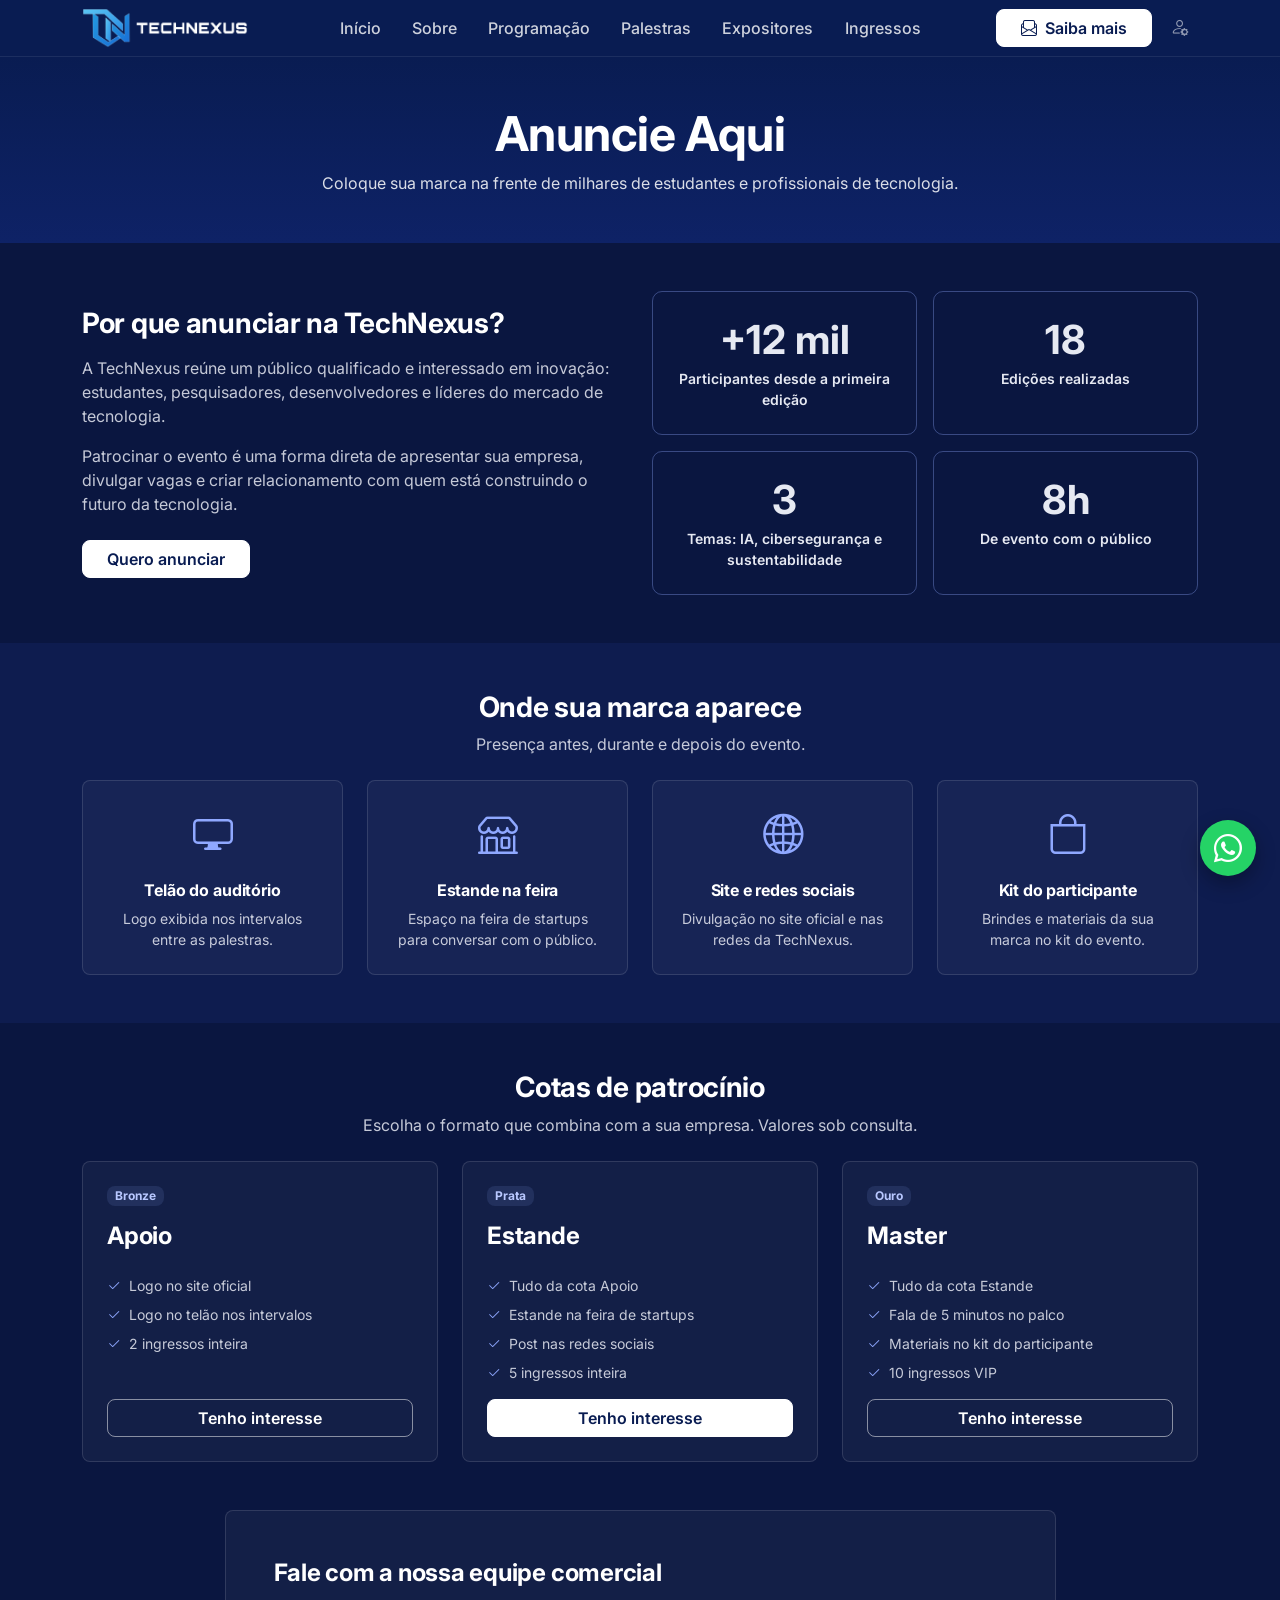
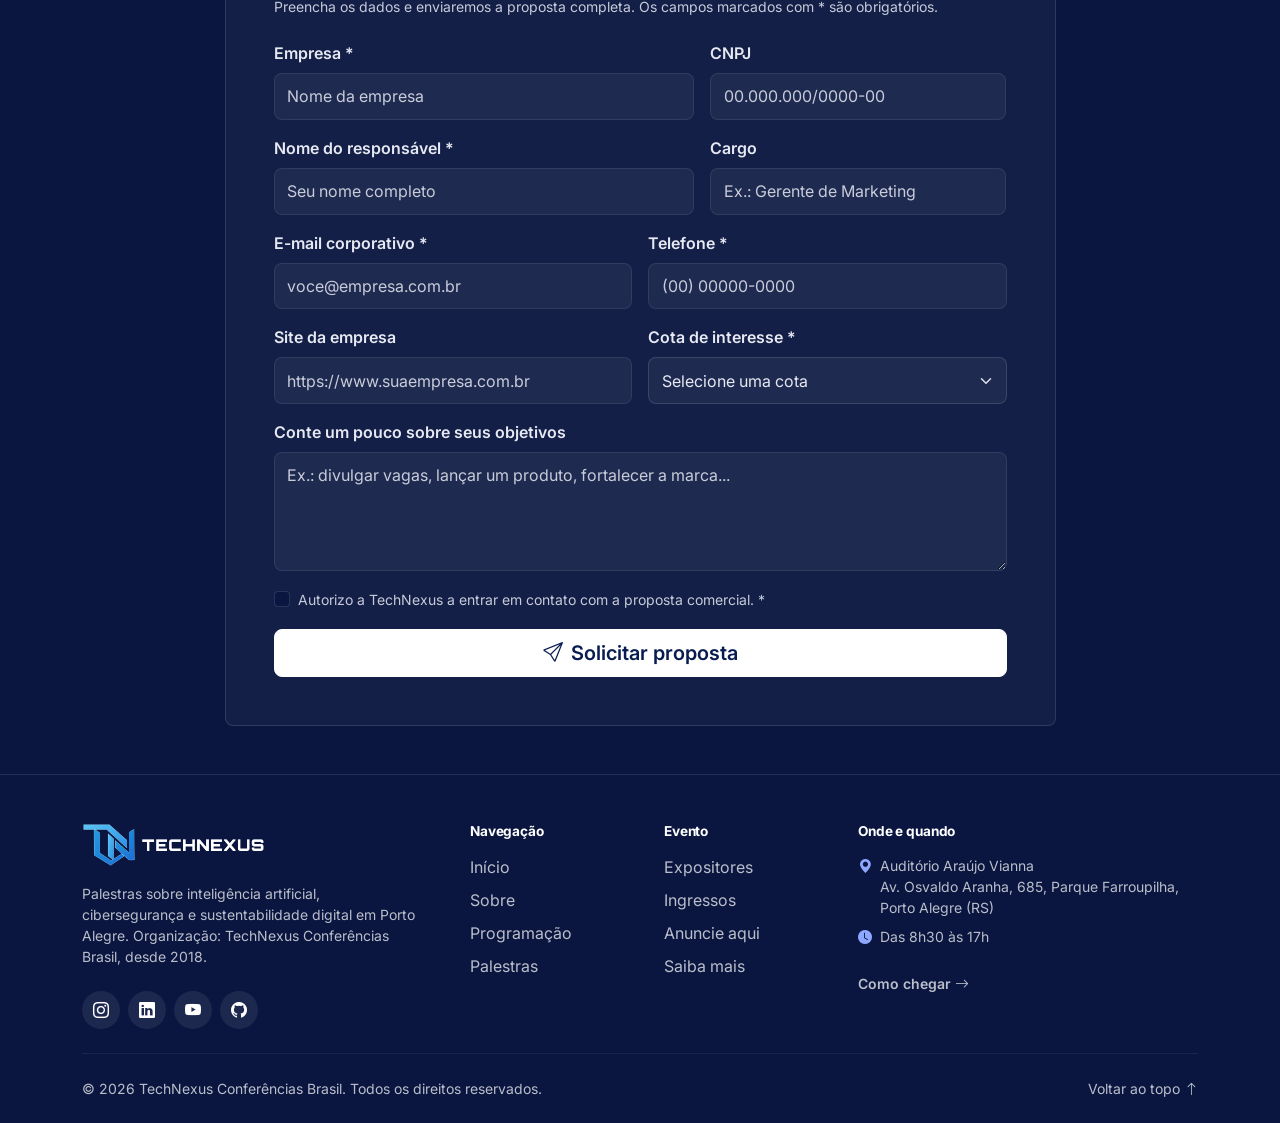
<file: anuncie.html>
<!DOCTYPE html>
<html lang="pt-BR" data-bs-theme="dark">
<head>
    <meta charset="UTF-8">
    <meta name="viewport" content="width=device-width, initial-scale=1.0">
    <title>TechNexus | Anuncie Aqui</title>
    <link rel="icon" type="image/png" href="img/logo.sem.texto.png">
    <link rel="preconnect" href="https://fonts.googleapis.com">
    <link rel="preconnect" href="https://fonts.gstatic.com" crossorigin>
    <link href="https://fonts.googleapis.com/css2?family=Inter:wght@400;500;600;700;800&display=swap" rel="stylesheet">
    <link href="https://cdn.jsdelivr.net/npm/bootstrap@5.3.9/dist/css/bootstrap.min.css" rel="stylesheet" integrity="sha384-yEPZ7jP9S0QKiUQ0m3jjsO4ProIW7wvR9gXkI7JOGa2XVsw53Yke2bsdkBbjmmiX" crossorigin="anonymous">
    <link href="https://cdn.jsdelivr.net/npm/bootstrap-icons@1.11.3/font/bootstrap-icons.min.css" rel="stylesheet">
    <link rel="stylesheet" href="css/style.css">
</head>
<body>
    <!-- menu -->
    <header class="sticky-top">
        <nav class="navbar navbar-expand-lg navbar-dark navbar-technexus" aria-label="Menu principal">
            <div class="container">
                <a class="navbar-brand py-0" href="index.html">
                    <img src="img/logo.horizontal.png" alt="TechNexus" width="200" height="48">
                </a>
                <button class="navbar-toggler border-0" type="button" data-bs-toggle="collapse" data-bs-target="#menuPrincipal" aria-controls="menuPrincipal" aria-expanded="false" aria-label="Abrir menu">
                    <span class="navbar-toggler-icon"></span>
                </button>
                <div class="collapse navbar-collapse" id="menuPrincipal">
                    <ul class="navbar-nav mx-auto mb-3 mb-lg-0 gap-xl-1">
                        <li class="nav-item"><a class="nav-link" href="index.html"><i class="bi bi-house-door me-2 d-md-none"></i>Início</a></li>
                        <li class="nav-item"><a class="nav-link" href="sobre.html"><i class="bi bi-building me-2 d-md-none"></i>Sobre</a></li>
                        <li class="nav-item"><a class="nav-link" href="programacao_dia.html"><i class="bi bi-calendar-event me-2 d-md-none"></i>Programação</a></li>
                        <li class="nav-item"><a class="nav-link" href="palestras.html"><i class="bi bi-mic me-2 d-md-none"></i>Palestras</a></li>
                        <li class="nav-item"><a class="nav-link" href="expositores.html"><i class="bi bi-people me-2 d-md-none"></i>Expositores</a></li>
                        <li class="nav-item"><a class="nav-link" href="comprar_ingresso.html"><i class="bi bi-ticket-perforated me-2 d-md-none"></i>Ingressos</a></li>
                    </ul>
                    <div class="d-flex align-items-center gap-2">
                        <a href="saiba_mais.html" class="btn btn-saiba-mais fw-semibold text-nowrap px-3 px-xl-4 flex-grow-1"><i class="bi bi-envelope-paper me-2"></i>Saiba mais</a>
                        <a href="admin/login.html" class="btn-admin" aria-label="Área do organizador" title="Área do organizador"><i class="bi bi-person-gear"></i></a>
                    </div>
                </div>
            </div>
        </nav>
    </header>

    <main>
        <section class="text-white py-5 mb-5 text-center banner-technexus">
            <div class="container">
                <h1 class="display-5 fw-bold mb-2">Anuncie Aqui</h1>
                <p class="mb-0">Coloque sua marca na frente de milhares de estudantes e profissionais de tecnologia.</p>
            </div>
        </section>

        <!-- por que anunciar -->
        <section class="container mb-5">
            <div class="row g-4 align-items-center">
                <div class="col-12 col-lg-6">
                    <h2 class="h3 fw-bold mb-3">Por que anunciar na TechNexus?</h2>
                    <p class="text-body-secondary">A TechNexus reúne um público qualificado e interessado em inovação: estudantes, pesquisadores, desenvolvedores e líderes do mercado de tecnologia.</p>
                    <p class="text-body-secondary mb-4">Patrocinar o evento é uma forma direta de apresentar sua empresa, divulgar vagas e criar relacionamento com quem está construindo o futuro da tecnologia.</p>
                    <a href="#contato-anunciante" class="btn btn-primary px-4 fw-semibold">Quero anunciar</a>
                </div>
                <div class="col-12 col-lg-6">
                    <div class="row g-3 text-center">
                        <div class="col-6">
                            <div class="p-4 rounded-3 border border-primary-subtle h-100">
                                <p class="display-6 fw-bold mb-1">+12 mil</p>
                                <p class="small fw-semibold mb-0">Participantes desde a primeira edição</p>
                            </div>
                        </div>
                        <div class="col-6">
                            <div class="p-4 rounded-3 border border-primary-subtle h-100">
                                <p class="display-6 fw-bold mb-1">18</p>
                                <p class="small fw-semibold mb-0">Edições realizadas</p>
                            </div>
                        </div>
                        <div class="col-6">
                            <div class="p-4 rounded-3 border border-primary-subtle h-100">
                                <p class="display-6 fw-bold mb-1">3</p>
                                <p class="small fw-semibold mb-0">Temas: IA, cibersegurança e sustentabilidade</p>
                            </div>
                        </div>
                        <div class="col-6">
                            <div class="p-4 rounded-3 border border-primary-subtle h-100">
                                <p class="display-6 fw-bold mb-1">8h</p>
                                <p class="small fw-semibold mb-0">De evento com o público</p>
                            </div>
                        </div>
                    </div>
                </div>
            </div>
        </section>

        <!-- onde sua marca aparece -->
        <section class="bg-body-tertiary py-5 mb-5">
            <div class="container">
                <div class="text-center mb-4">
                    <h2 class="h3 fw-bold">Onde sua marca aparece</h2>
                    <p class="text-body-secondary">Presença antes, durante e depois do evento.</p>
                </div>
                <div class="row g-4 row-cols-1 row-cols-sm-2 row-cols-lg-4">
                    <div class="col">
                        <div class="card h-100 text-center p-4">
                            <i class="bi bi-display fs-1 text-primary mb-3"></i>
                            <h3 class="h6 fw-bold">Telão do auditório</h3>
                            <p class="small text-body-secondary mb-0">Logo exibida nos intervalos entre as palestras.</p>
                        </div>
                    </div>
                    <div class="col">
                        <div class="card h-100 text-center p-4">
                            <i class="bi bi-shop fs-1 text-primary mb-3"></i>
                            <h3 class="h6 fw-bold">Estande na feira</h3>
                            <p class="small text-body-secondary mb-0">Espaço na feira de startups para conversar com o público.</p>
                        </div>
                    </div>
                    <div class="col">
                        <div class="card h-100 text-center p-4">
                            <i class="bi bi-globe2 fs-1 text-primary mb-3"></i>
                            <h3 class="h6 fw-bold">Site e redes sociais</h3>
                            <p class="small text-body-secondary mb-0">Divulgação no site oficial e nas redes da TechNexus.</p>
                        </div>
                    </div>
                    <div class="col">
                        <div class="card h-100 text-center p-4">
                            <i class="bi bi-bag fs-1 text-primary mb-3"></i>
                            <h3 class="h6 fw-bold">Kit do participante</h3>
                            <p class="small text-body-secondary mb-0">Brindes e materiais da sua marca no kit do evento.</p>
                        </div>
                    </div>
                </div>
            </div>
        </section>

        <!-- pacotes -->
        <section class="container mb-5">
            <div class="text-center mb-4">
                <h2 class="h3 fw-bold">Cotas de patrocínio</h2>
                <p class="text-body-secondary">Escolha o formato que combina com a sua empresa. Valores sob consulta.</p>
            </div>
            <div class="row g-4">
                <div class="col-12 col-md-4">
                    <div class="card h-100">
                        <div class="card-body p-4 d-flex flex-column">
                            <span class="badge bg-primary-subtle text-primary-emphasis align-self-start mb-3">Bronze</span>
                            <h3 class="h4 fw-bold">Apoio</h3>
                            <ul class="list-unstyled text-body-secondary small my-3">
                                <li class="mb-2"><i class="bi bi-check2 text-primary me-2"></i>Logo no site oficial</li>
                                <li class="mb-2"><i class="bi bi-check2 text-primary me-2"></i>Logo no telão nos intervalos</li>
                                <li><i class="bi bi-check2 text-primary me-2"></i>2 ingressos inteira</li>
                            </ul>
                            <a href="#contato-anunciante" class="btn btn-outline-primary fw-semibold mt-auto" data-cota="bronze">Tenho interesse</a>
                        </div>
                    </div>
                </div>
                <div class="col-12 col-md-4">
                    <div class="card h-100">
                        <div class="card-body p-4 d-flex flex-column">
                            <span class="badge bg-primary-subtle text-primary-emphasis align-self-start mb-3">Prata</span>
                            <h3 class="h4 fw-bold">Estande</h3>
                            <ul class="list-unstyled text-body-secondary small my-3">
                                <li class="mb-2"><i class="bi bi-check2 text-primary me-2"></i>Tudo da cota Apoio</li>
                                <li class="mb-2"><i class="bi bi-check2 text-primary me-2"></i>Estande na feira de startups</li>
                                <li class="mb-2"><i class="bi bi-check2 text-primary me-2"></i>Post nas redes sociais</li>
                                <li><i class="bi bi-check2 text-primary me-2"></i>5 ingressos inteira</li>
                            </ul>
                            <a href="#contato-anunciante" class="btn btn-primary fw-semibold mt-auto" data-cota="prata">Tenho interesse</a>
                        </div>
                    </div>
                </div>
                <div class="col-12 col-md-4">
                    <div class="card h-100">
                        <div class="card-body p-4 d-flex flex-column">
                            <span class="badge bg-primary-subtle text-primary-emphasis align-self-start mb-3">Ouro</span>
                            <h3 class="h4 fw-bold">Master</h3>
                            <ul class="list-unstyled text-body-secondary small my-3">
                                <li class="mb-2"><i class="bi bi-check2 text-primary me-2"></i>Tudo da cota Estande</li>
                                <li class="mb-2"><i class="bi bi-check2 text-primary me-2"></i>Fala de 5 minutos no palco</li>
                                <li class="mb-2"><i class="bi bi-check2 text-primary me-2"></i>Materiais no kit do participante</li>
                                <li><i class="bi bi-check2 text-primary me-2"></i>10 ingressos VIP</li>
                            </ul>
                            <a href="#contato-anunciante" class="btn btn-outline-primary fw-semibold mt-auto" data-cota="ouro">Tenho interesse</a>
                        </div>
                    </div>
                </div>
            </div>
        </section>

        <!-- formulario -->
        <section class="container mb-5" id="contato-anunciante">
            <div class="row justify-content-center">
                <div class="col-12 col-lg-9">
                    <div class="card">
                        <div class="card-body p-4 p-md-5">
                            <h2 class="h4 fw-bold mb-2">Fale com a nossa equipe comercial</h2>
                            <p class="text-body-secondary small mb-4">Preencha os dados e enviaremos a proposta completa. Os campos marcados com * são obrigatórios.</p>

                            <form action="#" method="post">
                                <div class="row g-3">
                                    <div class="col-12 col-md-7">
                                        <label for="empresa" class="form-label fw-semibold">Empresa *</label>
                                        <input type="text" class="form-control" id="empresa" name="empresa" placeholder="Nome da empresa" autocomplete="organization" autocapitalize="words" required>
                                    </div>
                                    <div class="col-12 col-md-5">
                                        <label for="cnpj" class="form-label fw-semibold">CNPJ</label>
                                        <input type="text" class="form-control" id="cnpj" name="cnpj" placeholder="00.000.000/0000-00" autocomplete="off" inputmode="numeric" data-mascara="cnpj" maxlength="18">
                                    </div>
                                    <div class="col-12 col-md-7">
                                        <label for="responsavel" class="form-label fw-semibold">Nome do responsável *</label>
                                        <input type="text" class="form-control" id="responsavel" name="responsavel" placeholder="Seu nome completo" autocomplete="name" autocapitalize="words" required>
                                    </div>
                                    <div class="col-12 col-md-5">
                                        <label for="cargo" class="form-label fw-semibold">Cargo</label>
                                        <input type="text" class="form-control" id="cargo" name="cargo" placeholder="Ex.: Gerente de Marketing" autocomplete="organization-title" autocapitalize="words">
                                    </div>
                                    <div class="col-12 col-md-6">
                                        <label for="emailEmpresa" class="form-label fw-semibold">E-mail corporativo *</label>
                                        <input type="email" class="form-control" id="emailEmpresa" name="email" placeholder="voce@empresa.com.br" autocomplete="work email" inputmode="email" autocapitalize="off" spellcheck="false" required>
                                    </div>
                                    <div class="col-12 col-md-6">
                                        <label for="telefoneEmpresa" class="form-label fw-semibold">Telefone *</label>
                                        <input type="tel" class="form-control" id="telefoneEmpresa" name="telefone" placeholder="(00) 00000-0000" autocomplete="work tel-national" inputmode="tel" data-mascara="telefone" maxlength="15" required>
                                    </div>
                                    <div class="col-12 col-md-6">
                                        <label for="site" class="form-label fw-semibold">Site da empresa</label>
                                        <input type="url" class="form-control" id="site" name="site" placeholder="https://www.suaempresa.com.br" autocomplete="url" inputmode="url" autocapitalize="off" spellcheck="false">
                                    </div>
                                    <div class="col-12 col-md-6">
                                        <label for="cota" class="form-label fw-semibold">Cota de interesse *</label>
                                        <select class="form-select" id="cota" name="cota" autocomplete="off" required>
                                            <option value="" selected>Selecione uma cota</option>
                                            <option value="bronze">Bronze — Apoio</option>
                                            <option value="prata">Prata — Estande</option>
                                            <option value="ouro">Ouro — Master</option>
                                            <option value="personalizada">Quero uma proposta personalizada</option>
                                        </select>
                                    </div>
                                    <div class="col-12">
                                        <label for="mensagemAnunciante" class="form-label fw-semibold">Conte um pouco sobre seus objetivos</label>
                                        <textarea class="form-control" id="mensagemAnunciante" name="mensagem" rows="4" placeholder="Ex.: divulgar vagas, lançar um produto, fortalecer a marca..." autocomplete="off"></textarea>
                                    </div>
                                    <div class="col-12">
                                        <div class="form-check">
                                            <input class="form-check-input" type="checkbox" value="sim" id="consentimentoAnunciante" name="consentimento" required>
                                            <label class="form-check-label small text-body-secondary" for="consentimentoAnunciante">Autorizo a TechNexus a entrar em contato com a proposta comercial. *</label>
                                        </div>
                                    </div>
                                    <div class="col-12">
                                        <button type="submit" class="btn btn-primary btn-lg w-100 fw-semibold"><i class="bi bi-send me-2"></i>Solicitar proposta</button>
                                    </div>
                                </div>
                            </form>
                        </div>
                    </div>
                </div>
            </div>
        </section>
    </main>

    <!-- rodape -->
    <footer class="footer-technexus text-white pt-5 pb-4">
        <div class="container">
            <div class="row g-4 g-lg-5">
                <div class="col-12 col-lg-4">
                    <a href="index.html" class="d-inline-block mb-3">
                        <img src="img/logo.horizontal.png" alt="TechNexus" width="200" height="48">
                    </a>
                    <p class="footer-texto small mb-4">Palestras sobre inteligência artificial, cibersegurança e sustentabilidade digital em Porto Alegre. Organização: TechNexus Conferências Brasil, desde 2018.</p>
                    <div class="d-flex gap-2">
                        <a href="#" class="footer-social" aria-label="Instagram"><i class="bi bi-instagram"></i></a>
                        <a href="#" class="footer-social" aria-label="LinkedIn"><i class="bi bi-linkedin"></i></a>
                        <a href="#" class="footer-social" aria-label="YouTube"><i class="bi bi-youtube"></i></a>
                        <a href="#" class="footer-social" aria-label="GitHub"><i class="bi bi-github"></i></a>
                    </div>
                </div>

                <div class="col-6 col-md-4 col-lg-2">
                    <h2 class="footer-titulo">Navegação</h2>
                    <ul class="list-unstyled footer-links mb-0">
                        <li><a href="index.html">Início</a></li>
                        <li><a href="sobre.html">Sobre</a></li>
                        <li><a href="programacao_dia.html">Programação</a></li>
                        <li><a href="palestras.html">Palestras</a></li>
                    </ul>
                </div>

                <div class="col-6 col-md-4 col-lg-2">
                    <h2 class="footer-titulo">Evento</h2>
                    <ul class="list-unstyled footer-links mb-0">
                        <li><a href="expositores.html">Expositores</a></li>
                        <li><a href="comprar_ingresso.html">Ingressos</a></li>
                        <li><a href="anuncie.html">Anuncie aqui</a></li>
                        <li><a href="saiba_mais.html">Saiba mais</a></li>
                    </ul>
                </div>

                <div class="col-12 col-md-4 col-lg-4">
                    <h2 class="footer-titulo">Onde e quando</h2>
                    <ul class="list-unstyled footer-texto small mb-4">
                        <li class="d-flex gap-2 mb-2"><i class="bi bi-geo-alt-fill footer-icone"></i><span>Auditório Araújo Vianna<br>Av. Osvaldo Aranha, 685, Parque Farroupilha, Porto Alegre (RS)</span></li>
                        <li class="d-flex gap-2"><i class="bi bi-clock-fill footer-icone"></i><span>Das 8h30 às 17h</span></li>
                    </ul>
                    <a href="programacao_dia.html#localizacao" class="footer-topo small fw-semibold">Como chegar <i class="bi bi-arrow-right"></i></a>
                </div>
            </div>

            <hr class="footer-linha my-4">

            <div class="d-flex flex-column flex-md-row justify-content-between align-items-center gap-2 small footer-texto text-center">
                <span>&copy; 2026 TechNexus Conferências Brasil. Todos os direitos reservados.</span>
                <a href="#" class="footer-topo">Voltar ao topo <i class="bi bi-arrow-up"></i></a>
            </div>
        </div>
    </footer>

    <!-- whatsapp (falta colocar o numero no link) -->
    <a href="https://wa.me/?text=Ol%C3%A1!%20Tenho%20uma%20d%C3%BAvida%20sobre%20a%20TechNexus." class="btn btn-whatsapp rounded-circle position-fixed bottom-0 end-0 m-3 m-md-4 z-3 d-inline-flex align-items-center justify-content-center" target="_blank" rel="noopener" aria-label="Falar com a TechNexus pelo WhatsApp" title="Falar pelo WhatsApp">
        <i class="bi bi-whatsapp" aria-hidden="true"></i>
    </a>

    <script src="https://cdn.jsdelivr.net/npm/bootstrap@5.3.9/dist/js/bootstrap.bundle.min.js" integrity="sha384-WyOxWvTyr1QaMPfiPJSv76iReVthorl5uWlFtZPyK0IEB0hGzo9y5Bp9mYanr8Bu" crossorigin="anonymous"></script>
    <script src="js/formularios.js"></script>
    <script>
        // botao tenho interesse ja marca a cota
        document.querySelectorAll("[data-cota]").forEach(botao => {
            botao.addEventListener("click", () => {
                document.getElementById("cota").value = botao.dataset.cota;
            });
        });
    </script>
</body>
</html>
</file>
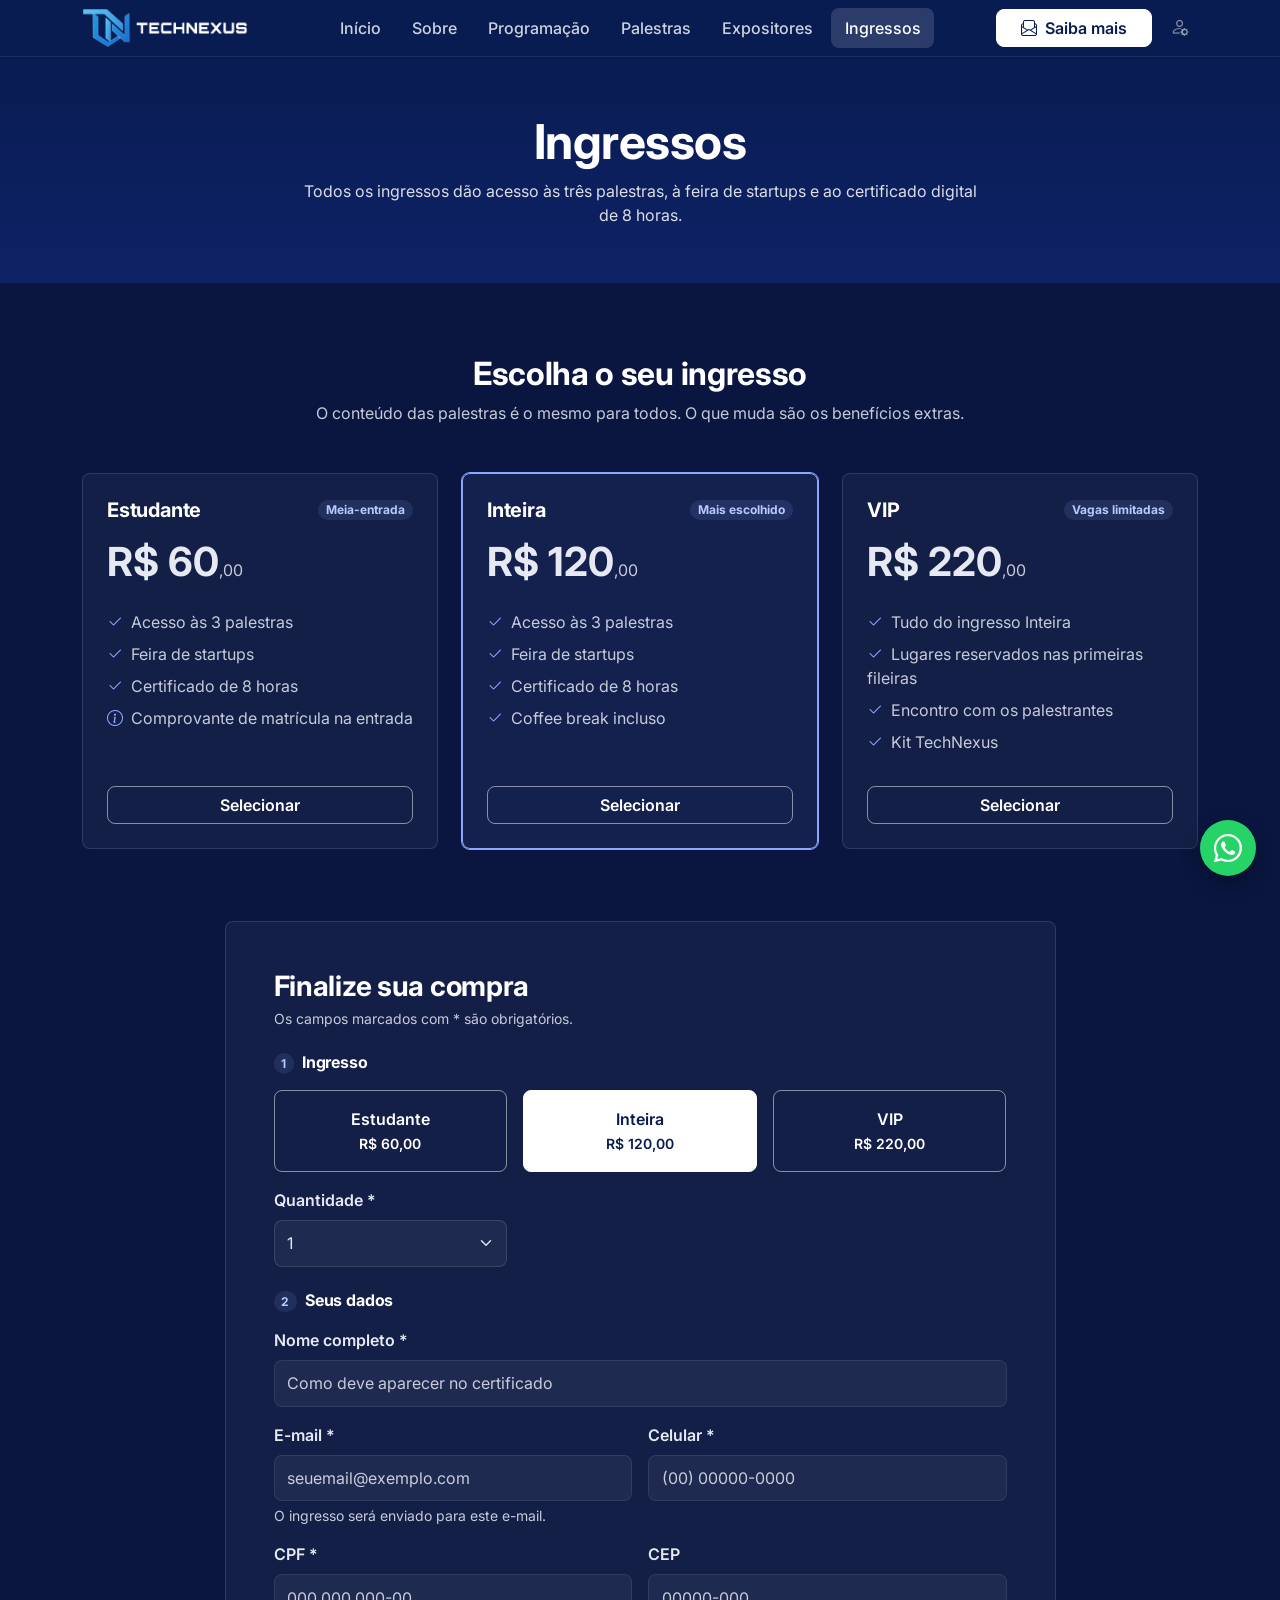
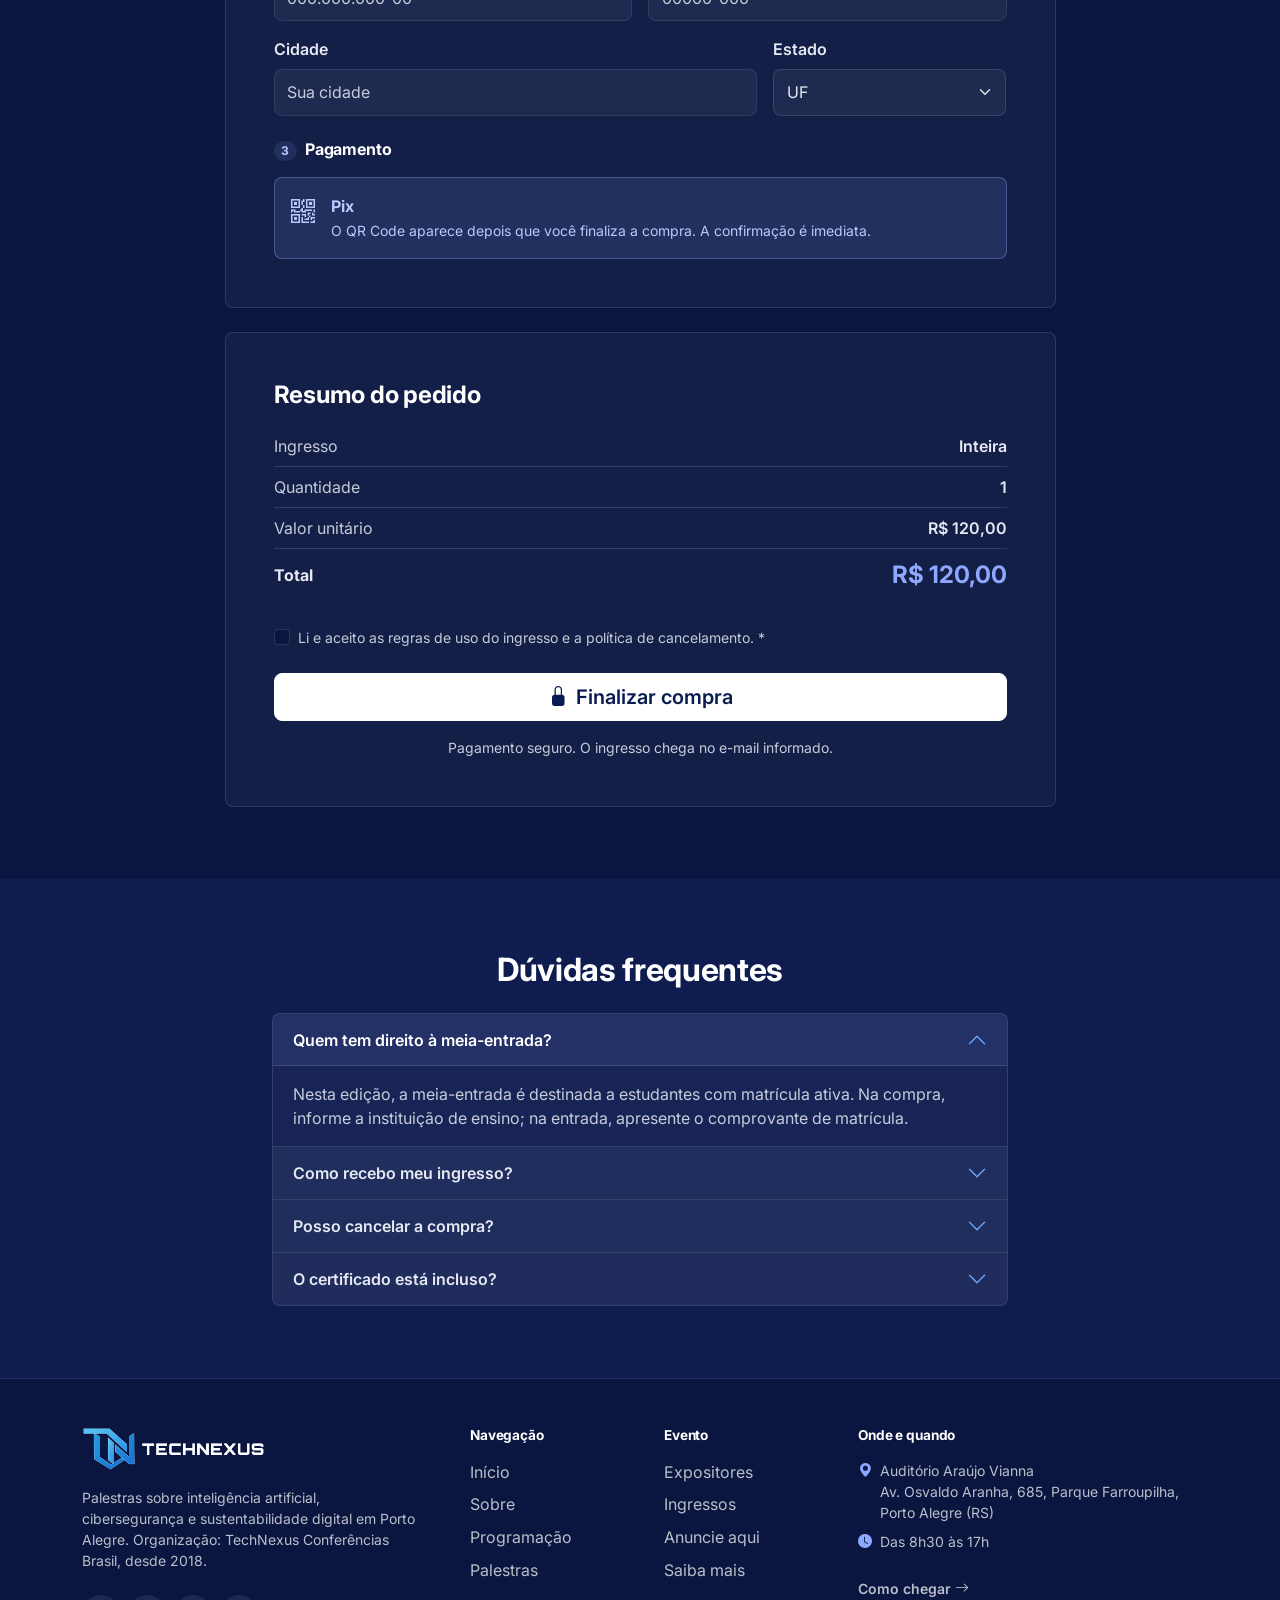
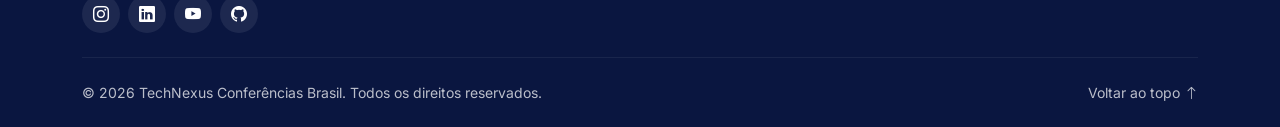
<file: comprar_ingresso.html>
<!DOCTYPE html>
<html lang="pt-BR" data-bs-theme="dark">
<head>
    <meta charset="UTF-8">
    <meta name="viewport" content="width=device-width, initial-scale=1.0">
    <title>TechNexus | Ingressos</title>
    <link rel="icon" type="image/png" href="img/logo.sem.texto.png">
    <link rel="preconnect" href="https://fonts.googleapis.com">
    <link rel="preconnect" href="https://fonts.gstatic.com" crossorigin>
    <link href="https://fonts.googleapis.com/css2?family=Inter:wght@400;500;600;700;800&display=swap" rel="stylesheet">
    <link href="https://cdn.jsdelivr.net/npm/bootstrap@5.3.9/dist/css/bootstrap.min.css" rel="stylesheet" integrity="sha384-yEPZ7jP9S0QKiUQ0m3jjsO4ProIW7wvR9gXkI7JOGa2XVsw53Yke2bsdkBbjmmiX" crossorigin="anonymous">
    <link href="https://cdn.jsdelivr.net/npm/bootstrap-icons@1.11.3/font/bootstrap-icons.min.css" rel="stylesheet">
    <link rel="stylesheet" href="css/style.css">
</head>
<body>
    <!-- menu -->
    <header class="sticky-top">
        <nav class="navbar navbar-expand-lg navbar-dark navbar-technexus" aria-label="Menu principal">
            <div class="container">
                <a class="navbar-brand py-0" href="index.html">
                    <img src="img/logo.horizontal.png" alt="TechNexus" width="200" height="48">
                </a>
                <button class="navbar-toggler border-0" type="button" data-bs-toggle="collapse" data-bs-target="#menuPrincipal" aria-controls="menuPrincipal" aria-expanded="false" aria-label="Abrir menu">
                    <span class="navbar-toggler-icon"></span>
                </button>
                <div class="collapse navbar-collapse" id="menuPrincipal">
                    <ul class="navbar-nav mx-auto mb-3 mb-lg-0 gap-xl-1">
                        <li class="nav-item"><a class="nav-link" href="index.html"><i class="bi bi-house-door me-2 d-md-none"></i>Início</a></li>
                        <li class="nav-item"><a class="nav-link" href="sobre.html"><i class="bi bi-building me-2 d-md-none"></i>Sobre</a></li>
                        <li class="nav-item"><a class="nav-link" href="programacao_dia.html"><i class="bi bi-calendar-event me-2 d-md-none"></i>Programação</a></li>
                        <li class="nav-item"><a class="nav-link" href="palestras.html"><i class="bi bi-mic me-2 d-md-none"></i>Palestras</a></li>
                        <li class="nav-item"><a class="nav-link" href="expositores.html"><i class="bi bi-people me-2 d-md-none"></i>Expositores</a></li>
                        <li class="nav-item"><a class="nav-link active" aria-current="page" href="comprar_ingresso.html"><i class="bi bi-ticket-perforated me-2 d-md-none"></i>Ingressos</a></li>
                    </ul>
                    <div class="d-flex align-items-center gap-2">
                        <a href="saiba_mais.html" class="btn btn-saiba-mais fw-semibold text-nowrap px-3 px-xl-4 flex-grow-1"><i class="bi bi-envelope-paper me-2"></i>Saiba mais</a>
                        <a href="admin/login.html" class="btn-admin" aria-label="Área do organizador" title="Área do organizador"><i class="bi bi-person-gear"></i></a>
                    </div>
                </div>
            </div>
        </nav>
    </header>

    <main>
        <section class="banner-technexus text-center">
            <div class="container">
                <h1 class="display-5">Ingressos</h1>
                <p>Todos os ingressos dão acesso às três palestras, à feira de startups e ao certificado digital de 8 horas.</p>
            </div>
        </section>

        <!-- tipos de ingresso -->
        <section class="py-5">
            <div class="container py-lg-4">
                <div class="text-center mb-4 mb-md-5">
                    <h2 class="fw-bold mb-2">Escolha o seu ingresso</h2>
                    <p class="text-body-secondary mb-0">O conteúdo das palestras é o mesmo para todos. O que muda são os benefícios extras.</p>
                </div>

                <div class="row row-cols-1 row-cols-md-3 g-4">
                <div class="col">
                    <article class="card h-100 card-ingresso" data-card-ingresso="estudante">
                        <div class="card-body p-4 d-flex flex-column">
                            <div class="d-flex justify-content-between align-items-center mb-3">
                                <h3 class="h5 fw-bold mb-0">Estudante</h3>
                                <span class="badge rounded-pill bg-primary-subtle text-primary-emphasis">Meia-entrada</span>
                            </div>
                            <p class="display-6 fw-bold mb-4">R$ 60<span class="fs-6 fw-normal text-body-secondary">,00</span></p>
                            <ul class="list-unstyled text-body-secondary flex-grow-1 mb-4">
                                <li class="mb-2"><i class="bi bi-check2 text-primary me-2"></i>Acesso às 3 palestras</li>
                                <li class="mb-2"><i class="bi bi-check2 text-primary me-2"></i>Feira de startups</li>
                                <li class="mb-2"><i class="bi bi-check2 text-primary me-2"></i>Certificado de 8 horas</li>
                                <li class="mb-2"><i class="bi bi-info-circle text-primary me-2"></i>Comprovante de matrícula na entrada</li>
                            </ul>
                            <a href="#compra" class="btn btn-outline-primary w-100" data-ingresso="estudante">Selecionar</a>
                        </div>
                    </article>
                </div>
                <div class="col">
                    <article class="card h-100 card-ingresso" data-card-ingresso="inteira">
                        <div class="card-body p-4 d-flex flex-column">
                            <div class="d-flex justify-content-between align-items-center mb-3">
                                <h3 class="h5 fw-bold mb-0">Inteira</h3>
                                <span class="badge rounded-pill bg-primary-subtle text-primary-emphasis">Mais escolhido</span>
                            </div>
                            <p class="display-6 fw-bold mb-4">R$ 120<span class="fs-6 fw-normal text-body-secondary">,00</span></p>
                            <ul class="list-unstyled text-body-secondary flex-grow-1 mb-4">
                                <li class="mb-2"><i class="bi bi-check2 text-primary me-2"></i>Acesso às 3 palestras</li>
                                <li class="mb-2"><i class="bi bi-check2 text-primary me-2"></i>Feira de startups</li>
                                <li class="mb-2"><i class="bi bi-check2 text-primary me-2"></i>Certificado de 8 horas</li>
                                <li class="mb-2"><i class="bi bi-check2 text-primary me-2"></i>Coffee break incluso</li>
                            </ul>
                            <a href="#compra" class="btn btn-outline-primary w-100" data-ingresso="inteira">Selecionar</a>
                        </div>
                    </article>
                </div>
                <div class="col">
                    <article class="card h-100 card-ingresso" data-card-ingresso="vip">
                        <div class="card-body p-4 d-flex flex-column">
                            <div class="d-flex justify-content-between align-items-center mb-3">
                                <h3 class="h5 fw-bold mb-0">VIP</h3>
                                <span class="badge rounded-pill bg-primary-subtle text-primary-emphasis">Vagas limitadas</span>
                            </div>
                            <p class="display-6 fw-bold mb-4">R$ 220<span class="fs-6 fw-normal text-body-secondary">,00</span></p>
                            <ul class="list-unstyled text-body-secondary flex-grow-1 mb-4">
                                <li class="mb-2"><i class="bi bi-check2 text-primary me-2"></i>Tudo do ingresso Inteira</li>
                                <li class="mb-2"><i class="bi bi-check2 text-primary me-2"></i>Lugares reservados nas primeiras fileiras</li>
                                <li class="mb-2"><i class="bi bi-check2 text-primary me-2"></i>Encontro com os palestrantes</li>
                                <li class="mb-2"><i class="bi bi-check2 text-primary me-2"></i>Kit TechNexus</li>
                            </ul>
                            <a href="#compra" class="btn btn-outline-primary w-100" data-ingresso="vip">Selecionar</a>
                        </div>
                    </article>
                </div>
                </div>
            </div>
        </section>

        <!-- formulario de compra -->
        <section class="pb-5" id="compra">
            <div class="container pb-lg-4">
                <form action="#" method="post" id="formCompra">
                    <div class="row justify-content-center">
                        <div class="col-12 col-lg-10 col-xl-9">
                            <div class="card mb-4">
                                <div class="card-body p-4 p-md-5">
                                    <h2 class="h3 fw-bold mb-1">Finalize sua compra</h2>
                                    <p class="text-body-secondary small mb-4">Os campos marcados com * são obrigatórios.</p>

                                    <!-- 1. Ingresso -->
                                    <h3 class="h6 fw-bold mb-3"><span class="badge rounded-pill bg-primary-subtle text-primary-emphasis me-2">1</span>Ingresso</h3>
                                    <div class="row g-3 mb-3">
                                        <div class="col-12 col-sm-4">
                                            <input type="radio" class="btn-check" name="ingresso" id="ingresso-estudante" value="estudante" data-preco="60" data-nome="Estudante (meia)" autocomplete="off" required>
                                            <label class="btn btn-outline-primary w-100 py-3" for="ingresso-estudante"><span class="d-block fw-semibold">Estudante</span><small>R$ 60,00</small></label>
                                        </div>
                                        <div class="col-12 col-sm-4">
                                            <input type="radio" class="btn-check" name="ingresso" id="ingresso-inteira" value="inteira" data-preco="120" data-nome="Inteira" autocomplete="off" checked>
                                            <label class="btn btn-outline-primary w-100 py-3" for="ingresso-inteira"><span class="d-block fw-semibold">Inteira</span><small>R$ 120,00</small></label>
                                        </div>
                                        <div class="col-12 col-sm-4">
                                            <input type="radio" class="btn-check" name="ingresso" id="ingresso-vip" value="vip" data-preco="220" data-nome="VIP" autocomplete="off">
                                            <label class="btn btn-outline-primary w-100 py-3" for="ingresso-vip"><span class="d-block fw-semibold">VIP</span><small>R$ 220,00</small></label>
                                        </div>
                                    </div>
                                    <div class="row g-3 mb-4">
                                        <div class="col-6 col-sm-4">
                                            <label for="quantidade" class="form-label fw-semibold">Quantidade *</label>
                                            <select class="form-select" id="quantidade" name="quantidade" autocomplete="off" required>
                                                <option value="1" selected>1</option>
                                                <option value="2">2</option>
                                                <option value="3">3</option>
                                                <option value="4">4</option>
                                                <option value="5">5</option>
                                            </select>
                                        </div>
                                        <div class="col-12 col-sm-8 d-none" id="campoInstituicao">
                                            <label for="instituicao" class="form-label fw-semibold">Instituição de ensino *</label>
                                            <input type="text" class="form-control" id="instituicao" name="instituicao" placeholder="Nome da sua faculdade ou escola" autocomplete="organization" autocapitalize="words" list="listaInstituicoes" disabled>
                                            <datalist id="listaInstituicoes">
                                                <option value="UFRGS — Universidade Federal do Rio Grande do Sul">
                                                <option value="PUCRS — Pontifícia Universidade Católica do RS">
                                                <option value="UNISINOS">
                                                <option value="IFRS — Instituto Federal do Rio Grande do Sul">
                                                <option value="SENAC RS">
                                            </datalist>
                                        </div>
                                    </div>

                                    <!-- 2. Dados -->
                                    <h3 class="h6 fw-bold mb-3"><span class="badge rounded-pill bg-primary-subtle text-primary-emphasis me-2">2</span>Seus dados</h3>
                                    <div class="row g-3 mb-4">
                                        <div class="col-12">
                                            <label for="nome" class="form-label fw-semibold">Nome completo *</label>
                                            <input type="text" class="form-control" id="nome" name="nome" placeholder="Como deve aparecer no certificado" autocomplete="name" autocapitalize="words" required>
                                        </div>
                                        <div class="col-12 col-md-6">
                                            <label for="email" class="form-label fw-semibold">E-mail *</label>
                                            <input type="email" class="form-control" id="email" name="email" placeholder="seuemail@exemplo.com" autocomplete="email" inputmode="email" autocapitalize="off" spellcheck="false" required>
                                            <div class="form-text">O ingresso será enviado para este e-mail.</div>
                                        </div>
                                        <div class="col-12 col-md-6">
                                            <label for="telefone" class="form-label fw-semibold">Celular *</label>
                                            <input type="tel" class="form-control" id="telefone" name="telefone" placeholder="(00) 00000-0000" autocomplete="tel-national" inputmode="tel" data-mascara="telefone" maxlength="15" required>
                                        </div>
                                        <div class="col-12 col-md-6">
                                            <label for="cpf" class="form-label fw-semibold">CPF *</label>
                                            <input type="text" class="form-control" id="cpf" name="cpf" placeholder="000.000.000-00" autocomplete="off" inputmode="numeric" data-mascara="cpf" maxlength="14" pattern="\d{3}\.\d{3}\.\d{3}-\d{2}" required>
                                        </div>
                                        <div class="col-12 col-md-6">
                                            <label for="cep" class="form-label fw-semibold">CEP</label>
                                            <input type="text" class="form-control" id="cep" name="cep" placeholder="00000-000" autocomplete="postal-code" inputmode="numeric" data-mascara="cep" maxlength="9">
                                        </div>
                                        <div class="col-12 col-md-8">
                                            <label for="cidade" class="form-label fw-semibold">Cidade</label>
                                            <input type="text" class="form-control" id="cidade" name="cidade" placeholder="Sua cidade" autocomplete="address-level2" autocapitalize="words">
                                        </div>
                                        <div class="col-12 col-md-4">
                                            <label for="estado" class="form-label fw-semibold">Estado</label>
                                            <select class="form-select" id="estado" name="estado" autocomplete="address-level1">
                                                <option value="">UF</option>
                                                <option>AC</option><option>AL</option><option>AP</option><option>AM</option><option>BA</option><option>CE</option><option>DF</option><option>ES</option><option>GO</option><option>MA</option><option>MT</option><option>MS</option><option>MG</option><option>PA</option><option>PB</option><option>PR</option><option>PE</option><option>PI</option><option>RJ</option><option>RN</option><option>RS</option><option>RO</option><option>RR</option><option>SC</option><option>SP</option><option>SE</option><option>TO</option>
                                            </select>
                                        </div>
                                    </div>

                                    <!-- 3. Pagamento -->
                                    <h3 class="h6 fw-bold mb-3"><span class="badge rounded-pill bg-primary-subtle text-primary-emphasis me-2">3</span>Pagamento</h3>
                                    <!-- so pix -->
                                    <input type="hidden" name="pagamento" value="pix">
                                    <div class="alert alert-primary d-flex gap-3 align-items-start mb-0" id="infoPix">
                                        <i class="bi bi-qr-code fs-4"></i>
                                        <div>
                                            <strong class="d-block">Pix</strong>
                                            <span class="small">O QR Code aparece depois que você finaliza a compra. A confirmação é imediata.</span>
                                        </div>
                                    </div>
                                </div>
                            </div>

                            <!-- resumo do pedido -->
                            <div class="card">
                                <div class="card-body p-4 p-md-5">
                                    <h2 class="h4 fw-bold mb-3">Resumo do pedido</h2>
                                    <ul class="list-group list-group-flush mb-4">
                                        <li class="list-group-item bg-transparent d-flex justify-content-between px-0">
                                            <span class="text-body-secondary">Ingresso</span>
                                            <span class="fw-semibold" id="resumoIngresso">Inteira</span>
                                        </li>
                                        <li class="list-group-item bg-transparent d-flex justify-content-between px-0">
                                            <span class="text-body-secondary">Quantidade</span>
                                            <span class="fw-semibold" id="resumoQtd">1</span>
                                        </li>
                                        <li class="list-group-item bg-transparent d-flex justify-content-between px-0">
                                            <span class="text-body-secondary">Valor unitário</span>
                                            <span class="fw-semibold" id="resumoUnitario">R$ 120,00</span>
                                        </li>
                                        <li class="list-group-item bg-transparent d-flex justify-content-between align-items-center px-0">
                                            <span class="fw-bold">Total</span>
                                            <span class="fs-4 fw-bold text-primary" id="resumoTotal">R$ 120,00</span>
                                        </li>
                                    </ul>
                                    <div class="form-check mb-4">
                                        <input class="form-check-input" type="checkbox" value="sim" id="termos" name="termos" required>
                                        <label class="form-check-label small text-body-secondary" for="termos">Li e aceito as regras de uso do ingresso e a política de cancelamento. *</label>
                                    </div>
                                    <button type="submit" class="btn btn-primary btn-lg w-100"><i class="bi bi-lock-fill me-2"></i>Finalizar compra</button>
                                    <p class="small text-body-secondary text-center mt-3 mb-0">Pagamento seguro. O ingresso chega no e-mail informado.</p>
                                </div>
                            </div>
                        </div>
                    </div>
                </form>
            </div>
        </section>

        <!-- duvidas -->
        <section class="py-5 bg-body-tertiary">
            <div class="container py-lg-4">
            <div class="row justify-content-center">
                <div class="col-12 col-lg-8">
                    <h2 class="fw-bold text-center mb-4">Dúvidas frequentes</h2>
                    <div class="accordion" id="duvidas">
                        <div class="accordion-item">
                            <h3 class="accordion-header">
                                <button class="accordion-button fw-semibold" type="button" data-bs-toggle="collapse" data-bs-target="#duvida1" aria-expanded="true" aria-controls="duvida1">Quem tem direito à meia-entrada?</button>
                            </h3>
                            <div id="duvida1" class="accordion-collapse collapse show" data-bs-parent="#duvidas">
                                <div class="accordion-body text-body-secondary">Nesta edição, a meia-entrada é destinada a estudantes com matrícula ativa. Na compra, informe a instituição de ensino; na entrada, apresente o comprovante de matrícula.</div>
                            </div>
                        </div>
                        <div class="accordion-item">
                            <h3 class="accordion-header">
                                <button class="accordion-button collapsed fw-semibold" type="button" data-bs-toggle="collapse" data-bs-target="#duvida2" aria-expanded="false" aria-controls="duvida2">Como recebo meu ingresso?</button>
                            </h3>
                            <div id="duvida2" class="accordion-collapse collapse" data-bs-parent="#duvidas">
                                <div class="accordion-body text-body-secondary">Depois da confirmação do pagamento, o ingresso com QR Code chega no e-mail informado. Basta mostrar no celular na entrada do auditório.</div>
                            </div>
                        </div>
                        <div class="accordion-item">
                            <h3 class="accordion-header">
                                <button class="accordion-button collapsed fw-semibold" type="button" data-bs-toggle="collapse" data-bs-target="#duvida3" aria-expanded="false" aria-controls="duvida3">Posso cancelar a compra?</button>
                            </h3>
                            <div id="duvida3" class="accordion-collapse collapse" data-bs-parent="#duvidas">
                                <div class="accordion-body text-body-secondary">Sim. O cancelamento pode ser pedido em até 7 dias após a compra, desde que falte pelo menos 48 horas para o evento.</div>
                            </div>
                        </div>
                        <div class="accordion-item">
                            <h3 class="accordion-header">
                                <button class="accordion-button collapsed fw-semibold" type="button" data-bs-toggle="collapse" data-bs-target="#duvida4" aria-expanded="false" aria-controls="duvida4">O certificado está incluso?</button>
                            </h3>
                            <div id="duvida4" class="accordion-collapse collapse" data-bs-parent="#duvidas">
                                <div class="accordion-body text-body-secondary">Sim. Todos os ingressos dão direito ao certificado digital de 8 horas, enviado por e-mail ao final do evento.</div>
                            </div>
                        </div>
                    </div>
                </div>
            </div>
            </div>
        </section>
    </main>

    <!-- rodape -->
    <footer class="footer-technexus text-white pt-5 pb-4">
        <div class="container">
            <div class="row g-4 g-lg-5">
                <div class="col-12 col-lg-4">
                    <a href="index.html" class="d-inline-block mb-3">
                        <img src="img/logo.horizontal.png" alt="TechNexus" width="200" height="48">
                    </a>
                    <p class="footer-texto small mb-4">Palestras sobre inteligência artificial, cibersegurança e sustentabilidade digital em Porto Alegre. Organização: TechNexus Conferências Brasil, desde 2018.</p>
                    <div class="d-flex gap-2">
                        <a href="#" class="footer-social" aria-label="Instagram"><i class="bi bi-instagram"></i></a>
                        <a href="#" class="footer-social" aria-label="LinkedIn"><i class="bi bi-linkedin"></i></a>
                        <a href="#" class="footer-social" aria-label="YouTube"><i class="bi bi-youtube"></i></a>
                        <a href="#" class="footer-social" aria-label="GitHub"><i class="bi bi-github"></i></a>
                    </div>
                </div>

                <div class="col-6 col-md-4 col-lg-2">
                    <h2 class="footer-titulo">Navegação</h2>
                    <ul class="list-unstyled footer-links mb-0">
                        <li><a href="index.html">Início</a></li>
                        <li><a href="sobre.html">Sobre</a></li>
                        <li><a href="programacao_dia.html">Programação</a></li>
                        <li><a href="palestras.html">Palestras</a></li>
                    </ul>
                </div>

                <div class="col-6 col-md-4 col-lg-2">
                    <h2 class="footer-titulo">Evento</h2>
                    <ul class="list-unstyled footer-links mb-0">
                        <li><a href="expositores.html">Expositores</a></li>
                        <li><a href="comprar_ingresso.html">Ingressos</a></li>
                        <li><a href="anuncie.html">Anuncie aqui</a></li>
                        <li><a href="saiba_mais.html">Saiba mais</a></li>
                    </ul>
                </div>

                <div class="col-12 col-md-4 col-lg-4">
                    <h2 class="footer-titulo">Onde e quando</h2>
                    <ul class="list-unstyled footer-texto small mb-4">
                        <li class="d-flex gap-2 mb-2"><i class="bi bi-geo-alt-fill footer-icone"></i><span>Auditório Araújo Vianna<br>Av. Osvaldo Aranha, 685, Parque Farroupilha, Porto Alegre (RS)</span></li>
                        <li class="d-flex gap-2"><i class="bi bi-clock-fill footer-icone"></i><span>Das 8h30 às 17h</span></li>
                    </ul>
                    <a href="programacao_dia.html#localizacao" class="footer-topo small fw-semibold">Como chegar <i class="bi bi-arrow-right"></i></a>
                </div>
            </div>

            <hr class="footer-linha my-4">

            <div class="d-flex flex-column flex-md-row justify-content-between align-items-center gap-2 small footer-texto text-center">
                <span>&copy; 2026 TechNexus Conferências Brasil. Todos os direitos reservados.</span>
                <a href="#" class="footer-topo">Voltar ao topo <i class="bi bi-arrow-up"></i></a>
            </div>
        </div>
    </footer>

    <!-- whatsapp (falta colocar o numero no link) -->
    <a href="https://wa.me/?text=Ol%C3%A1!%20Tenho%20uma%20d%C3%BAvida%20sobre%20a%20TechNexus." class="btn btn-whatsapp rounded-circle position-fixed bottom-0 end-0 m-3 m-md-4 z-3 d-inline-flex align-items-center justify-content-center" target="_blank" rel="noopener" aria-label="Falar com a TechNexus pelo WhatsApp" title="Falar pelo WhatsApp">
        <i class="bi bi-whatsapp" aria-hidden="true"></i>
    </a>

    <script src="https://cdn.jsdelivr.net/npm/bootstrap@5.3.9/dist/js/bootstrap.bundle.min.js" integrity="sha384-WyOxWvTyr1QaMPfiPJSv76iReVthorl5uWlFtZPyK0IEB0hGzo9y5Bp9mYanr8Bu" crossorigin="anonymous"></script>
    <script src="js/formularios.js"></script>
    <script>
        // atualiza o resumo
        (function () {
            const form = document.getElementById("formCompra");
            const qtd = document.getElementById("quantidade");
            const real = v => v.toLocaleString("pt-BR", { style: "currency", currency: "BRL" });

            function atualizar() {
                const escolhido = form.querySelector('input[name="ingresso"]:checked');
                const preco = Number(escolhido.dataset.preco);
                document.getElementById("resumoIngresso").textContent = escolhido.dataset.nome;
                document.getElementById("resumoQtd").textContent = qtd.value;
                document.getElementById("resumoUnitario").textContent = real(preco);
                document.getElementById("resumoTotal").textContent = real(preco * Number(qtd.value));

                // destaca o card escolhido
                document.querySelectorAll("[data-card-ingresso]").forEach(card => {
                    card.classList.toggle("selecionado", card.dataset.cardIngresso === escolhido.value);
                });

                // estudante tem que por a instituicao
                const estudante = escolhido.value === "estudante";
                document.getElementById("campoInstituicao").classList.toggle("d-none", !estudante);
                document.getElementById("instituicao").disabled = !estudante;
                document.getElementById("instituicao").required = estudante;
            }

            form.addEventListener("change", atualizar);

            // botao selecionar dos cards
            document.querySelectorAll("[data-ingresso]").forEach(botao => {
                botao.addEventListener("click", () => {
                    document.getElementById("ingresso-" + botao.dataset.ingresso).checked = true;
                    atualizar();
                });
            });

            atualizar();
        })();
    </script>
</body>
</html>
</file>
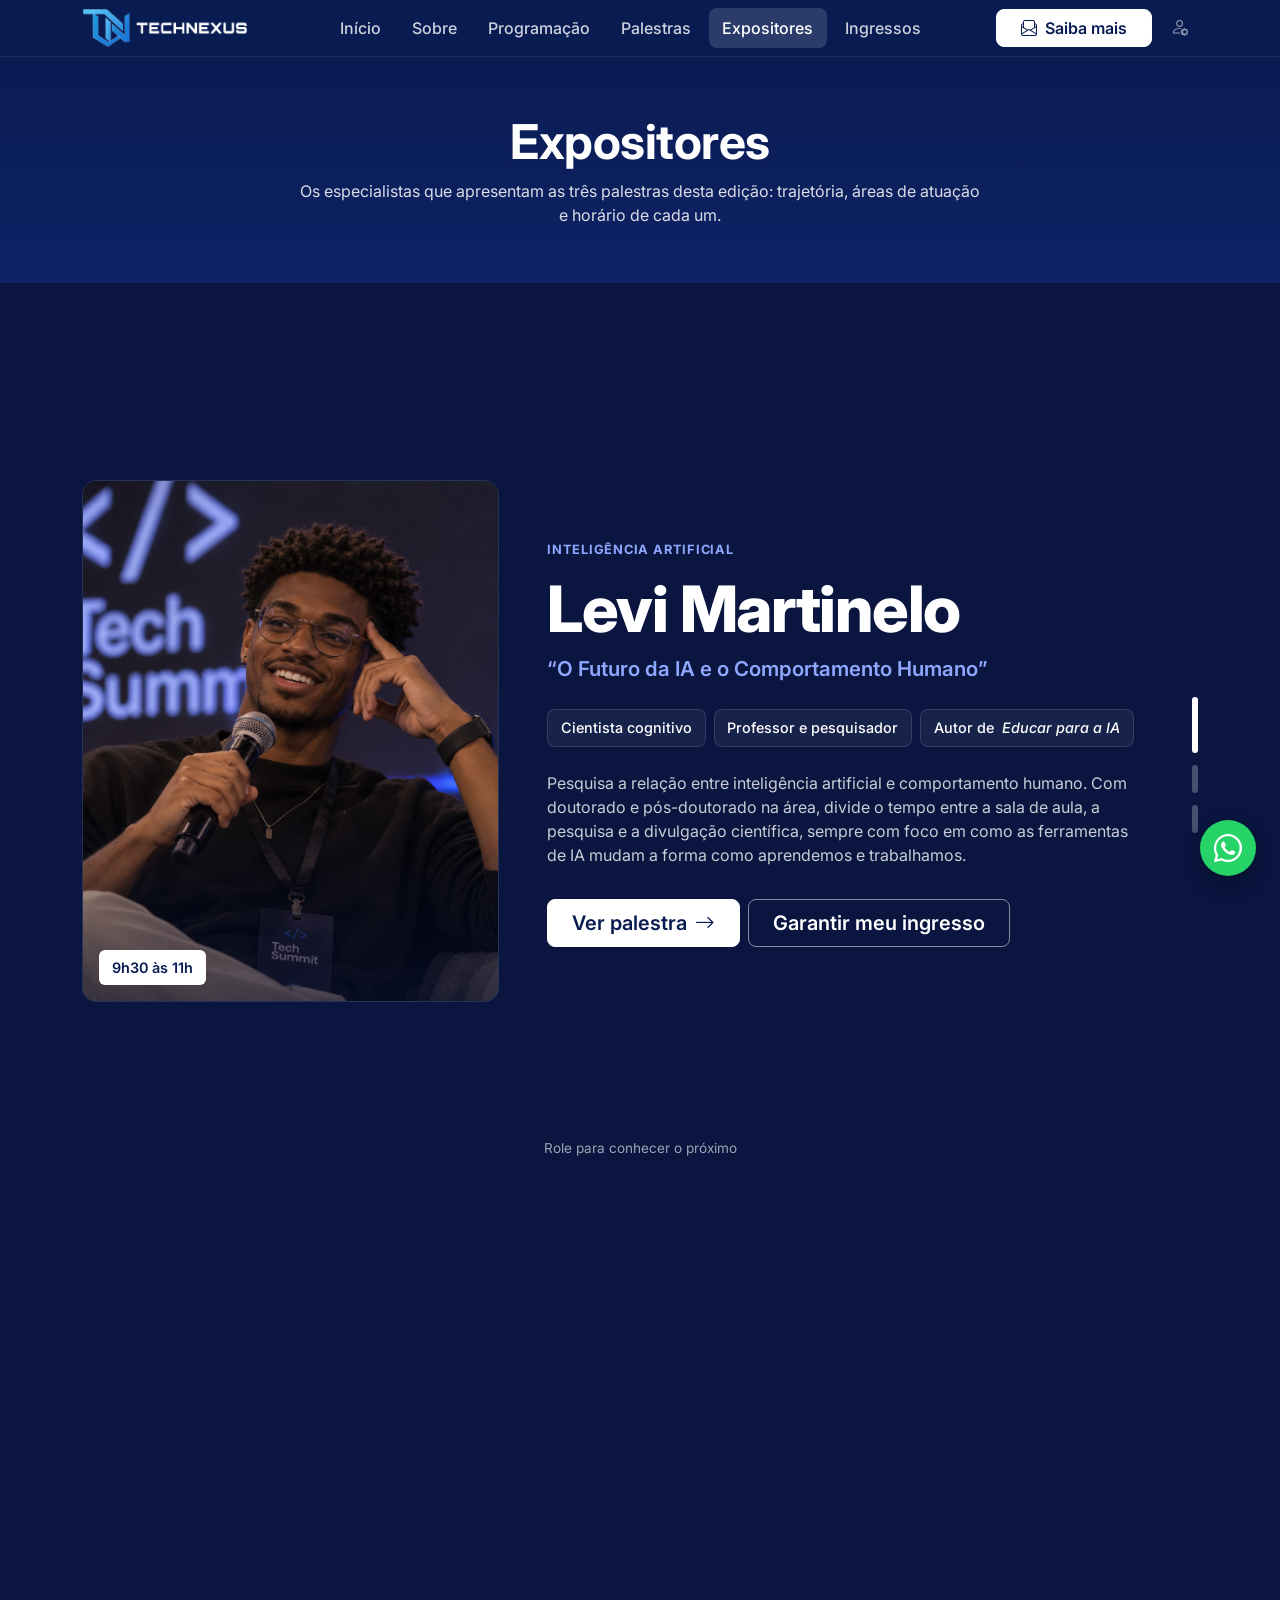
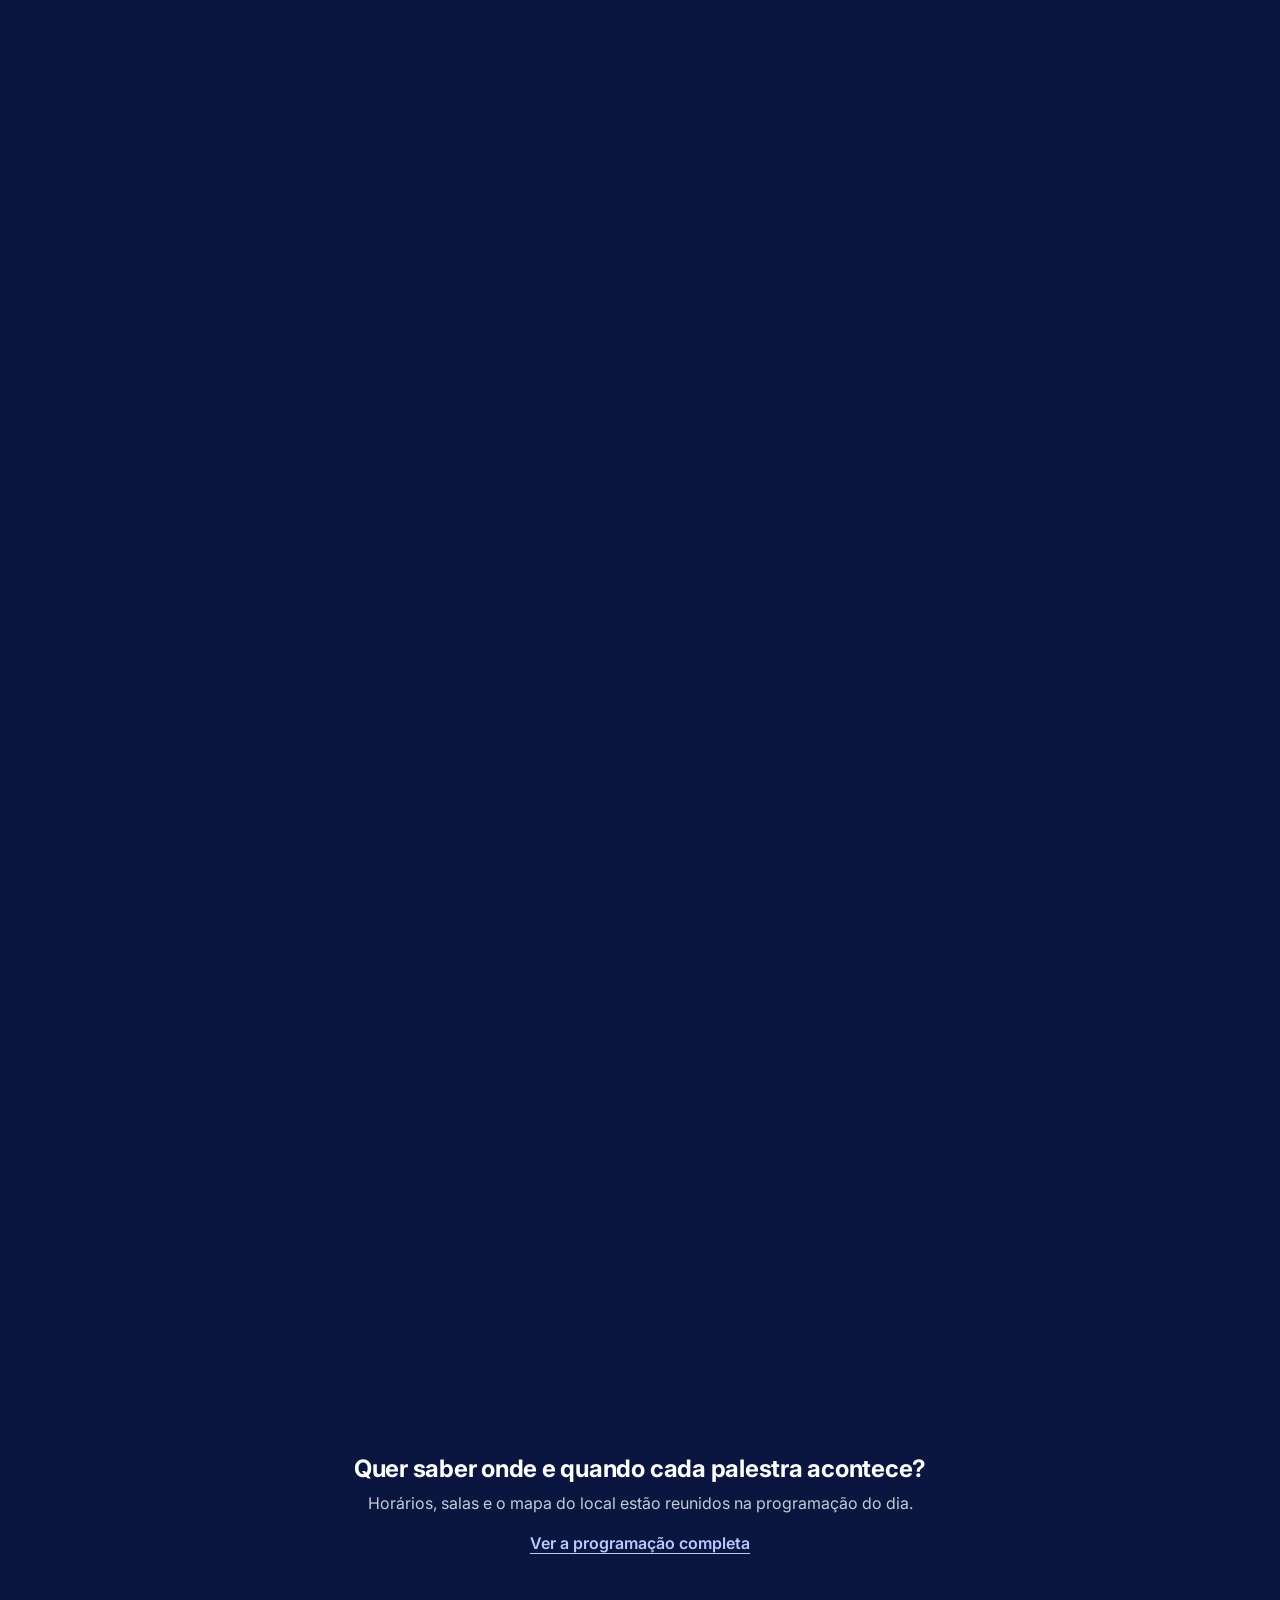
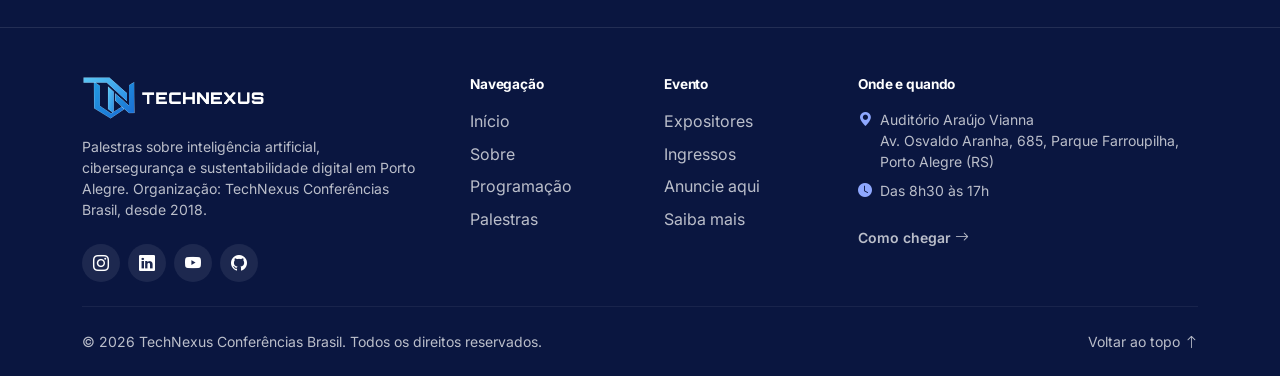
<file: expositores.html>
<!DOCTYPE html>
<html lang="pt-BR" data-bs-theme="dark">
<head>
    <meta charset="UTF-8">
    <meta name="viewport" content="width=device-width, initial-scale=1.0">
    <title>TechNexus | Expositores</title>
    <link rel="icon" type="image/png" href="img/logo.sem.texto.png">
    <link rel="preconnect" href="https://fonts.googleapis.com">
    <link rel="preconnect" href="https://fonts.gstatic.com" crossorigin>
    <link href="https://fonts.googleapis.com/css2?family=Inter:wght@400;500;600;700;800&display=swap" rel="stylesheet">
    <link href="https://cdn.jsdelivr.net/npm/bootstrap@5.3.9/dist/css/bootstrap.min.css" rel="stylesheet" integrity="sha384-yEPZ7jP9S0QKiUQ0m3jjsO4ProIW7wvR9gXkI7JOGa2XVsw53Yke2bsdkBbjmmiX" crossorigin="anonymous">
    <link href="https://cdn.jsdelivr.net/npm/bootstrap-icons@1.11.3/font/bootstrap-icons.min.css" rel="stylesheet">
    <link rel="stylesheet" href="css/style.css">
</head>
<body>
    <!-- menu -->
    <header class="sticky-top">
        <nav class="navbar navbar-expand-lg navbar-dark navbar-technexus" aria-label="Menu principal">
            <div class="container">
                <a class="navbar-brand py-0" href="index.html">
                    <img src="img/logo.horizontal.png" alt="TechNexus" width="200" height="48">
                </a>
                <button class="navbar-toggler border-0" type="button" data-bs-toggle="collapse" data-bs-target="#menuPrincipal" aria-controls="menuPrincipal" aria-expanded="false" aria-label="Abrir menu">
                    <span class="navbar-toggler-icon"></span>
                </button>
                <div class="collapse navbar-collapse" id="menuPrincipal">
                    <ul class="navbar-nav mx-auto mb-3 mb-lg-0 gap-xl-1">
                        <li class="nav-item"><a class="nav-link" href="index.html"><i class="bi bi-house-door me-2 d-md-none"></i>Início</a></li>
                        <li class="nav-item"><a class="nav-link" href="sobre.html"><i class="bi bi-building me-2 d-md-none"></i>Sobre</a></li>
                        <li class="nav-item"><a class="nav-link" href="programacao_dia.html"><i class="bi bi-calendar-event me-2 d-md-none"></i>Programação</a></li>
                        <li class="nav-item"><a class="nav-link" href="palestras.html"><i class="bi bi-mic me-2 d-md-none"></i>Palestras</a></li>
                        <li class="nav-item"><a class="nav-link active" aria-current="page" href="expositores.html"><i class="bi bi-people me-2 d-md-none"></i>Expositores</a></li>
                        <li class="nav-item"><a class="nav-link" href="comprar_ingresso.html"><i class="bi bi-ticket-perforated me-2 d-md-none"></i>Ingressos</a></li>
                    </ul>
                    <div class="d-flex align-items-center gap-2">
                        <a href="saiba_mais.html" class="btn btn-saiba-mais fw-semibold text-nowrap px-3 px-xl-4 flex-grow-1"><i class="bi bi-envelope-paper me-2"></i>Saiba mais</a>
                        <a href="admin/login.html" class="btn-admin" aria-label="Área do organizador" title="Área do organizador"><i class="bi bi-person-gear"></i></a>
                    </div>
                </div>
            </div>
        </nav>
    </header>

    <main>
        <section class="banner-technexus text-center">
            <div class="container">
                <h1 class="display-5">Expositores</h1>
                <p>Os especialistas que apresentam as três palestras desta edição: trajetória, áreas de atuação e horário de cada um.</p>
            </div>
        </section>

        <!-- expositores -->
        <section class="palestrantes-scroll" data-palestrantes aria-label="Expositores">
            <div class="palestrantes-palco">
                <div class="container h-100 position-relative">

                    <!-- bolinhas do lado -->
                    <nav class="palestrantes-progresso" aria-label="Escolher expositor">
                        <button type="button" class="palestrantes-ponto ativo" data-ir-para="0"><span class="visually-hidden">Levi Martinelo</span></button>
                        <button type="button" class="palestrantes-ponto" data-ir-para="1"><span class="visually-hidden">Aron Ribeiro</span></button>
                        <button type="button" class="palestrantes-ponto" data-ir-para="2"><span class="visually-hidden">Carmen Sualinno</span></button>
                    </nav>

                    <!-- Expositor 1 -->
                    <article class="palestrante-slide ativo" id="levi-martinelo">
                        <div class="row h-100 align-items-center g-4 g-lg-5">
                            <div class="col-12 col-lg-5">
                                <div class="palestrante-foto">
                                    <img src="img/palestrante1.png" alt="Foto de Levi Martinelo">
                                    <span class="palestrante-horario">9h30 às 11h</span>
                                </div>
                            </div>
                            <div class="col-12 col-lg-7 palestrante-texto">
                                <span class="palestrante-tema">Inteligência Artificial</span>
                                <h2 class="palestrante-nome">Levi Martinelo</h2>
                                <p class="palestrante-palestra">“O Futuro da IA e o Comportamento Humano”</p>
                                <ul class="palestrante-destaques list-unstyled">
                                    <li>Cientista cognitivo</li>
                                    <li>Professor e pesquisador</li>
                                    <li>Autor de <em>Educar para a IA</em></li>
                                </ul>
                                <p class="palestrante-bio">Pesquisa a relação entre inteligência artificial e comportamento humano. Com doutorado e pós-doutorado na área, divide o tempo entre a sala de aula, a pesquisa e a divulgação científica, sempre com foco em como as ferramentas de IA mudam a forma como aprendemos e trabalhamos.</p>
                                <div class="d-flex flex-wrap gap-2">
                                    <a href="palestras.html#palestra-ia" class="btn btn-light btn-lg px-4">Ver palestra<i class="bi bi-arrow-right ms-2"></i></a>
                                    <a href="comprar_ingresso.html" class="btn btn-outline-light btn-lg px-4">Garantir meu ingresso</a>
                                </div>
                            </div>
                        </div>
                    </article>

                    <!-- Expositor 2 -->
                    <article class="palestrante-slide" id="aron-ribeiro">
                        <div class="row h-100 align-items-center g-4 g-lg-5">
                            <div class="col-12 col-lg-5">
                                <div class="palestrante-foto">
                                    <img src="img/palestrante2.png" alt="Foto de Aron Ribeiro">
                                    <span class="palestrante-horario">13h30 às 15h</span>
                                </div>
                            </div>
                            <div class="col-12 col-lg-7 palestrante-texto">
                                <span class="palestrante-tema">Cibersegurança</span>
                                <h2 class="palestrante-nome">Aron Ribeiro</h2>
                                <p class="palestrante-palestra">“Defesa Cibernética na Era das Ameaças Automatizadas”</p>
                                <ul class="palestrante-destaques list-unstyled">
                                    <li>+20 anos em segurança da informação</li>
                                    <li>Organizador de conferências de hacking</li>
                                    <li>Treinamentos em mais de 20 países</li>
                                </ul>
                                <p class="palestrante-bio">Especialista em segurança da informação e sócio-fundador de uma consultoria da área. Ajudou a criar algumas das principais conferências de hacking do país e é conhecido por explicar temas complexos de defesa cibernética de forma prática e acessível.</p>
                                <div class="d-flex flex-wrap gap-2">
                                    <a href="palestras.html#palestra-seguranca" class="btn btn-light btn-lg px-4">Ver palestra<i class="bi bi-arrow-right ms-2"></i></a>
                                    <a href="comprar_ingresso.html" class="btn btn-outline-light btn-lg px-4">Garantir meu ingresso</a>
                                </div>
                            </div>
                        </div>
                    </article>

                    <!-- Expositora 3 -->
                    <article class="palestrante-slide" id="carmen-sualinno">
                        <div class="row h-100 align-items-center g-4 g-lg-5">
                            <div class="col-12 col-lg-5">
                                <div class="palestrante-foto">
                                    <img src="img/palestrante3.png" alt="Foto de Carmen Sualinno">
                                    <span class="palestrante-horario">15h30 às 17h</span>
                                </div>
                            </div>
                            <div class="col-12 col-lg-7 palestrante-texto">
                                <span class="palestrante-tema">Sustentabilidade digital</span>
                                <h2 class="palestrante-nome">Carmen Sualinno</h2>
                                <p class="palestrante-palestra">“Tecnologia Verde e Transição Energética”</p>
                                <ul class="palestrante-destaques list-unstyled">
                                    <li>Jornalista ambiental</li>
                                    <li>Pós-graduada em Gestão Ambiental</li>
                                    <li>Professora universitária</li>
                                </ul>
                                <p class="palestrante-bio">Jornalista, escritora e professora. Comentarista de televisão e criadora de um curso de jornalismo ambiental, acompanha de perto como novas tecnologias podem acelerar a transição energética e reduzir o impacto ambiental das empresas.</p>
                                <div class="d-flex flex-wrap gap-2">
                                    <a href="palestras.html#palestra-sustentabilidade" class="btn btn-light btn-lg px-4">Ver palestra<i class="bi bi-arrow-right ms-2"></i></a>
                                    <a href="comprar_ingresso.html" class="btn btn-outline-light btn-lg px-4">Garantir meu ingresso</a>
                                </div>
                            </div>
                        </div>
                    </article>

                    <div class="palestrantes-dica" aria-hidden="true">Role para conhecer o próximo</div>
                </div>
            </div>
        </section>

        <!-- duvidas -->
        <section class="py-5">
            <div class="container text-center py-lg-4">
                <h2 class="h4 fw-bold mb-2">Quer saber onde e quando cada palestra acontece?</h2>
                <p class="text-body-secondary mb-3">Horários, salas e o mapa do local estão reunidos na programação do dia.</p>
                <a href="programacao_dia.html" class="fw-semibold link-offset-2 link-underline-opacity-25 link-underline-opacity-100-hover">Ver a programação completa</a>
            </div>
        </section>
    </main>

    <!-- rodape -->
    <footer class="footer-technexus text-white pt-5 pb-4">
        <div class="container">
            <div class="row g-4 g-lg-5">
                <div class="col-12 col-lg-4">
                    <a href="index.html" class="d-inline-block mb-3">
                        <img src="img/logo.horizontal.png" alt="TechNexus" width="200" height="48">
                    </a>
                    <p class="footer-texto small mb-4">Palestras sobre inteligência artificial, cibersegurança e sustentabilidade digital em Porto Alegre. Organização: TechNexus Conferências Brasil, desde 2018.</p>
                    <div class="d-flex gap-2">
                        <a href="#" class="footer-social" aria-label="Instagram"><i class="bi bi-instagram"></i></a>
                        <a href="#" class="footer-social" aria-label="LinkedIn"><i class="bi bi-linkedin"></i></a>
                        <a href="#" class="footer-social" aria-label="YouTube"><i class="bi bi-youtube"></i></a>
                        <a href="#" class="footer-social" aria-label="GitHub"><i class="bi bi-github"></i></a>
                    </div>
                </div>

                <div class="col-6 col-md-4 col-lg-2">
                    <h2 class="footer-titulo">Navegação</h2>
                    <ul class="list-unstyled footer-links mb-0">
                        <li><a href="index.html">Início</a></li>
                        <li><a href="sobre.html">Sobre</a></li>
                        <li><a href="programacao_dia.html">Programação</a></li>
                        <li><a href="palestras.html">Palestras</a></li>
                    </ul>
                </div>

                <div class="col-6 col-md-4 col-lg-2">
                    <h2 class="footer-titulo">Evento</h2>
                    <ul class="list-unstyled footer-links mb-0">
                        <li><a href="expositores.html">Expositores</a></li>
                        <li><a href="comprar_ingresso.html">Ingressos</a></li>
                        <li><a href="anuncie.html">Anuncie aqui</a></li>
                        <li><a href="saiba_mais.html">Saiba mais</a></li>
                    </ul>
                </div>

                <div class="col-12 col-md-4 col-lg-4">
                    <h2 class="footer-titulo">Onde e quando</h2>
                    <ul class="list-unstyled footer-texto small mb-4">
                        <li class="d-flex gap-2 mb-2"><i class="bi bi-geo-alt-fill footer-icone"></i><span>Auditório Araújo Vianna<br>Av. Osvaldo Aranha, 685, Parque Farroupilha, Porto Alegre (RS)</span></li>
                        <li class="d-flex gap-2"><i class="bi bi-clock-fill footer-icone"></i><span>Das 8h30 às 17h</span></li>
                    </ul>
                    <a href="programacao_dia.html#localizacao" class="footer-topo small fw-semibold">Como chegar <i class="bi bi-arrow-right"></i></a>
                </div>
            </div>

            <hr class="footer-linha my-4">

            <div class="d-flex flex-column flex-md-row justify-content-between align-items-center gap-2 small footer-texto text-center">
                <span>&copy; 2026 TechNexus Conferências Brasil. Todos os direitos reservados.</span>
                <a href="#" class="footer-topo">Voltar ao topo <i class="bi bi-arrow-up"></i></a>
            </div>
        </div>
    </footer>

    <!-- whatsapp (falta colocar o numero no link) -->
    <a href="https://wa.me/?text=Ol%C3%A1!%20Tenho%20uma%20d%C3%BAvida%20sobre%20a%20TechNexus." class="btn btn-whatsapp rounded-circle position-fixed bottom-0 end-0 m-3 m-md-4 z-3 d-inline-flex align-items-center justify-content-center" target="_blank" rel="noopener" aria-label="Falar com a TechNexus pelo WhatsApp" title="Falar pelo WhatsApp">
        <i class="bi bi-whatsapp" aria-hidden="true"></i>
    </a>

    <script src="https://cdn.jsdelivr.net/npm/bootstrap@5.3.9/dist/js/bootstrap.bundle.min.js" integrity="sha384-WyOxWvTyr1QaMPfiPJSv76iReVthorl5uWlFtZPyK0IEB0hGzo9y5Bp9mYanr8Bu" crossorigin="anonymous"></script>
    <script src="js/palestrantes.js"></script>
</body>
</html>
</file>
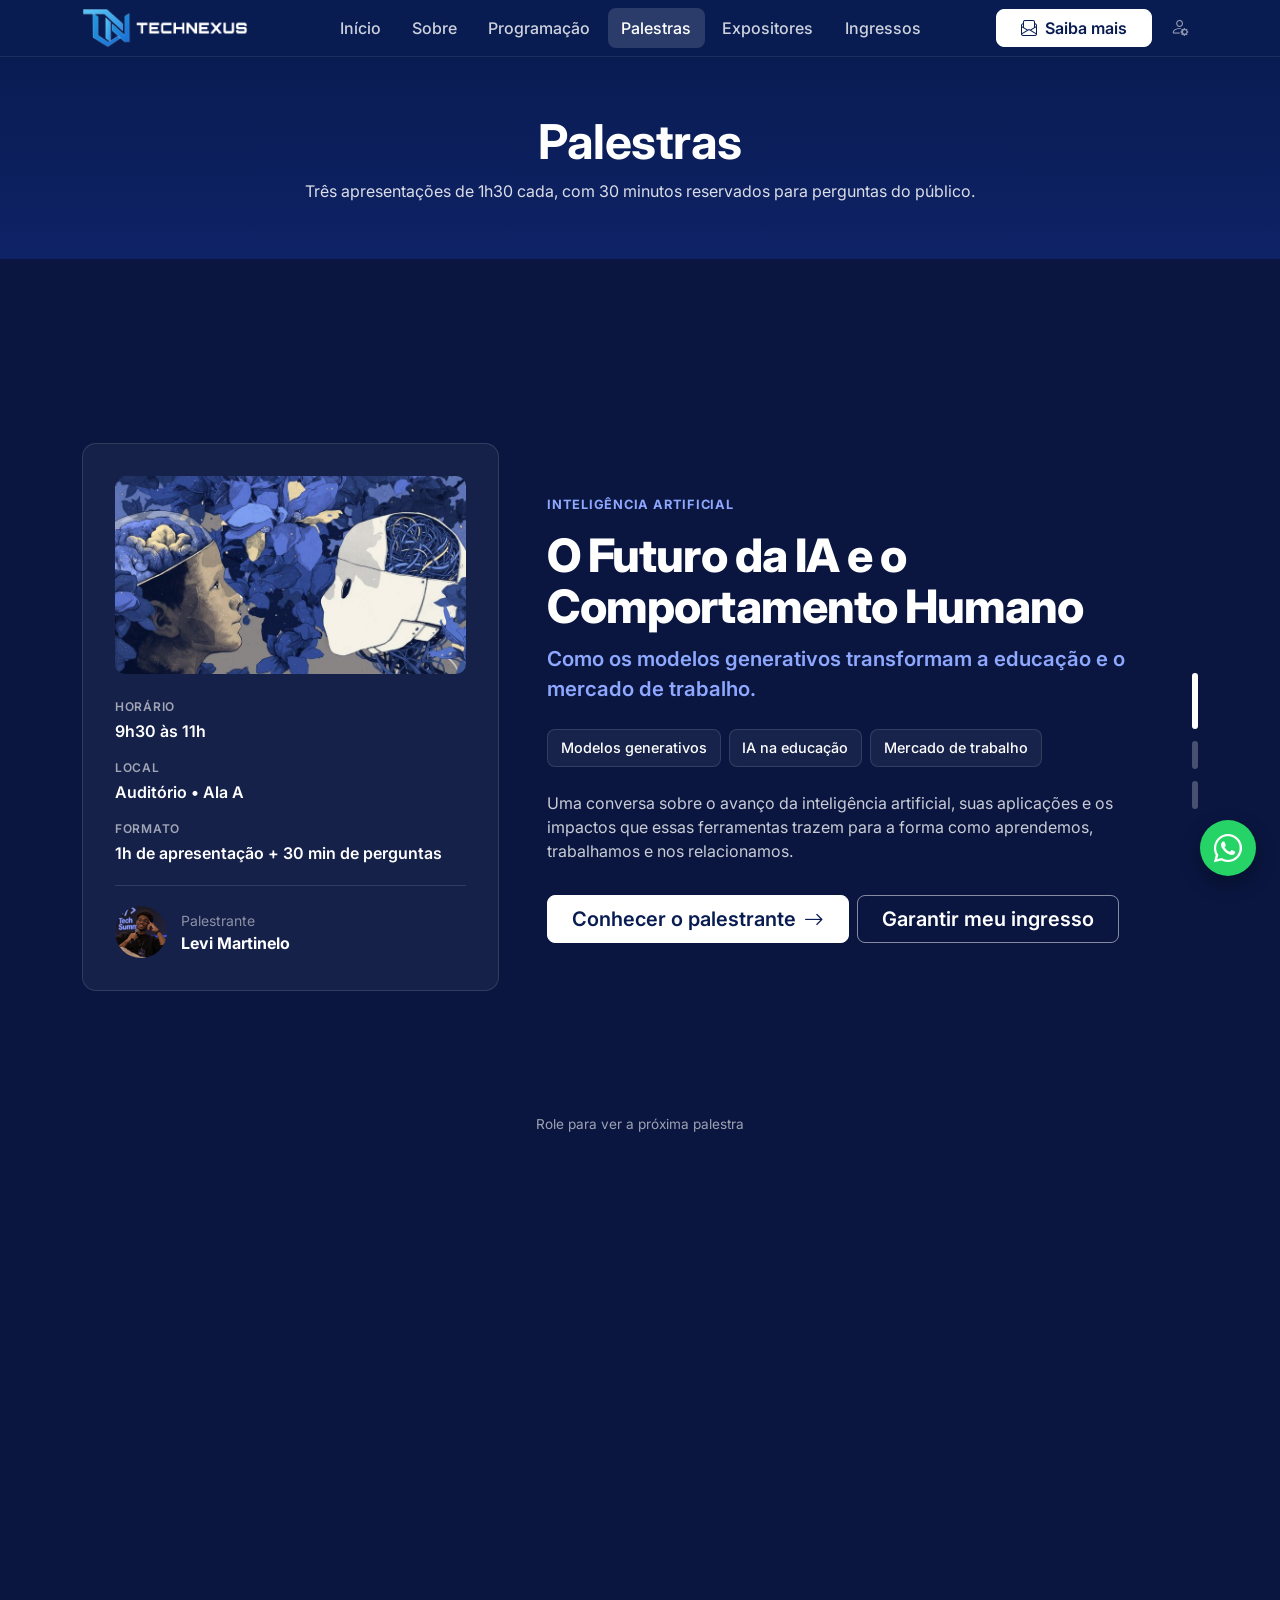
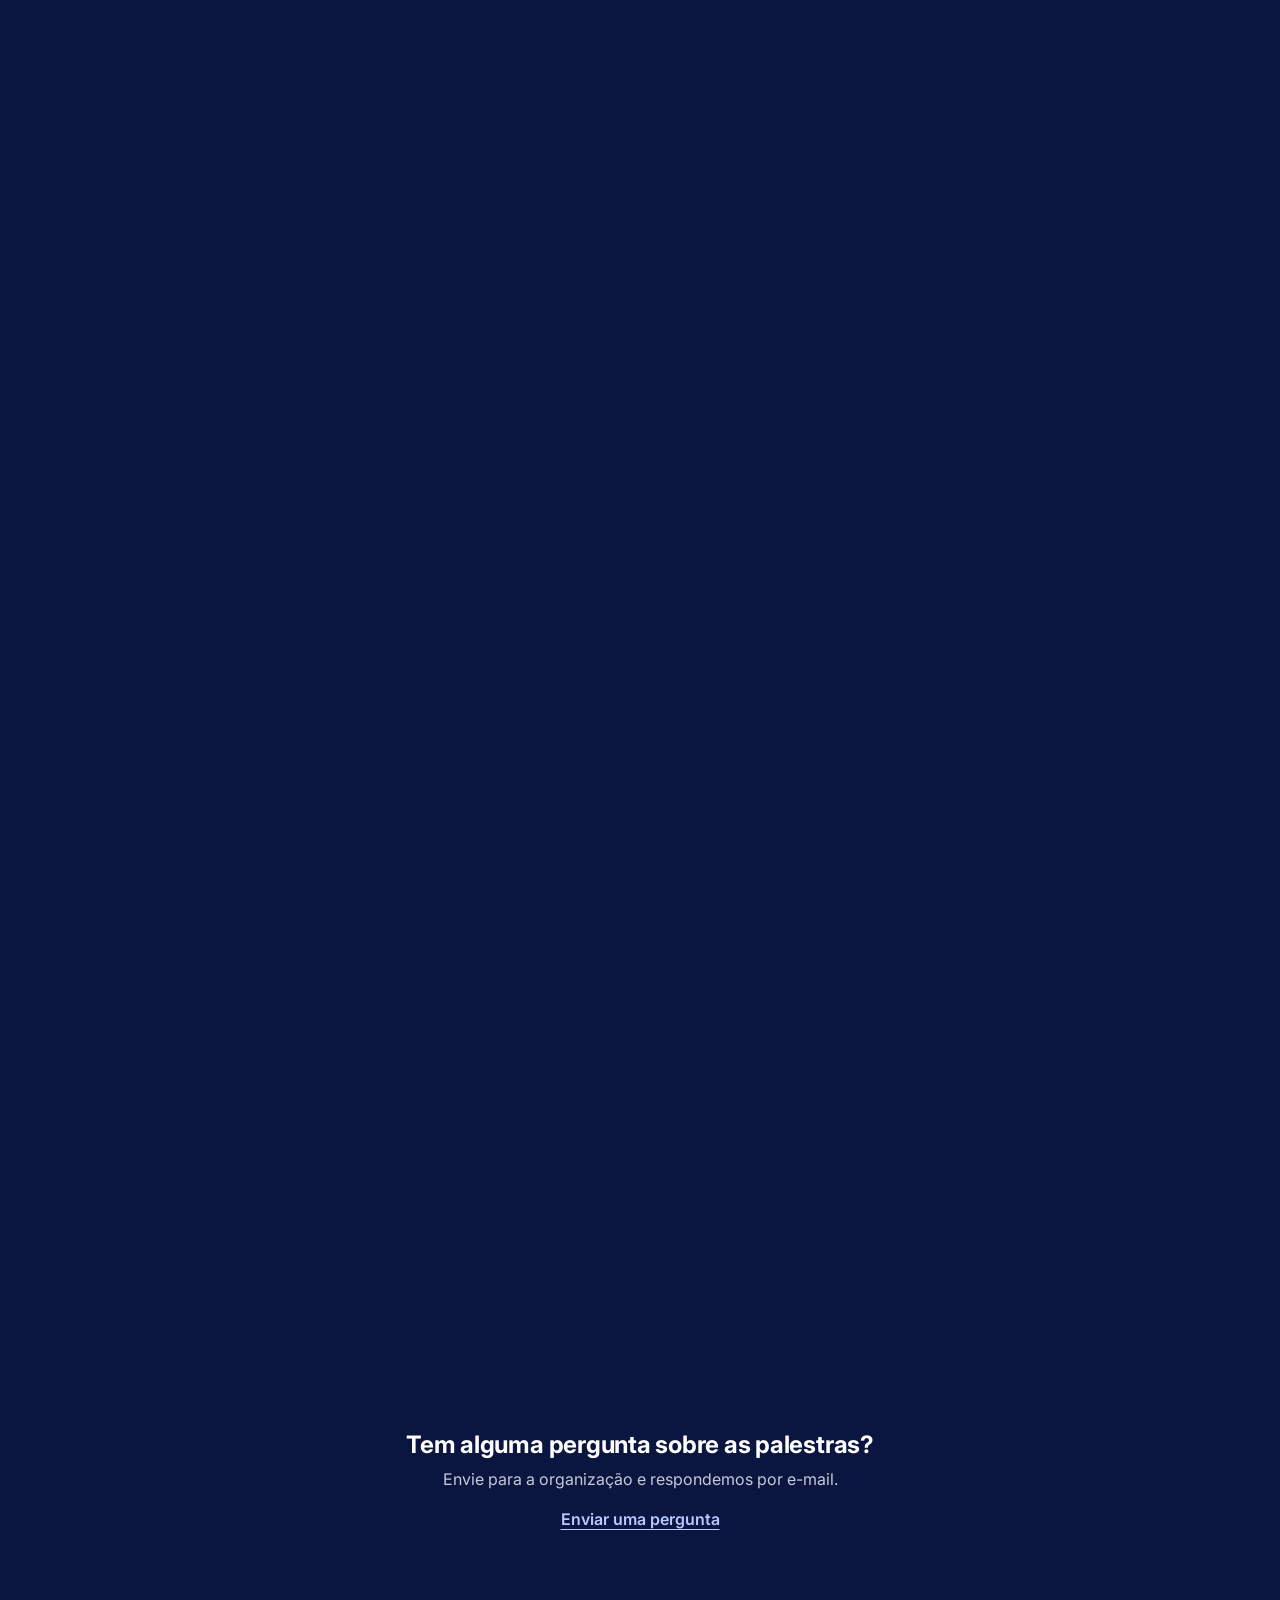
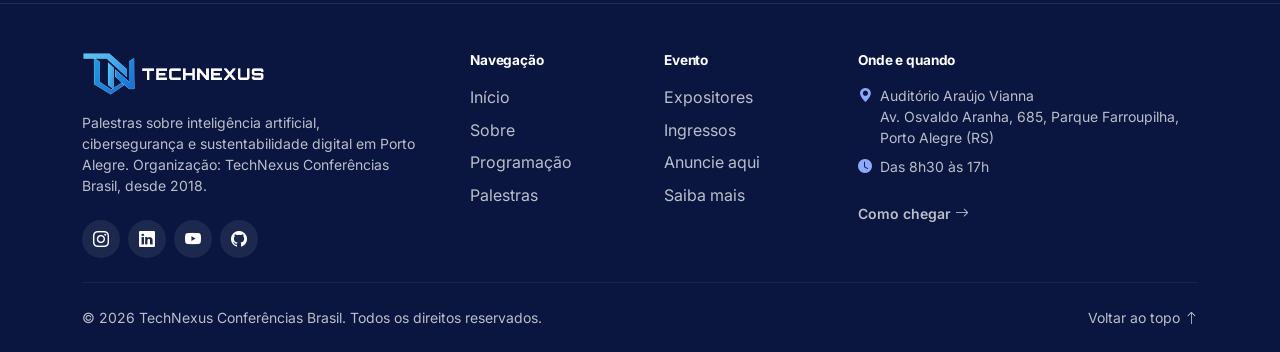
<file: palestras.html>
<!DOCTYPE html>
<html lang="pt-BR" data-bs-theme="dark">
<head>
    <meta charset="UTF-8">
    <meta name="viewport" content="width=device-width, initial-scale=1.0">
    <title>TechNexus | Palestras</title>
    <link rel="icon" type="image/png" href="img/logo.sem.texto.png">
    <link rel="preconnect" href="https://fonts.googleapis.com">
    <link rel="preconnect" href="https://fonts.gstatic.com" crossorigin>
    <link href="https://fonts.googleapis.com/css2?family=Inter:wght@400;500;600;700;800&display=swap" rel="stylesheet">
    <link href="https://cdn.jsdelivr.net/npm/bootstrap@5.3.9/dist/css/bootstrap.min.css" rel="stylesheet" integrity="sha384-yEPZ7jP9S0QKiUQ0m3jjsO4ProIW7wvR9gXkI7JOGa2XVsw53Yke2bsdkBbjmmiX" crossorigin="anonymous">
    <link href="https://cdn.jsdelivr.net/npm/bootstrap-icons@1.11.3/font/bootstrap-icons.min.css" rel="stylesheet">
    <link rel="stylesheet" href="css/style.css">
</head>
<body>
    <!-- menu -->
    <header class="sticky-top">
        <nav class="navbar navbar-expand-lg navbar-dark navbar-technexus" aria-label="Menu principal">
            <div class="container">
                <a class="navbar-brand py-0" href="index.html">
                    <img src="img/logo.horizontal.png" alt="TechNexus" width="200" height="48">
                </a>
                <button class="navbar-toggler border-0" type="button" data-bs-toggle="collapse" data-bs-target="#menuPrincipal" aria-controls="menuPrincipal" aria-expanded="false" aria-label="Abrir menu">
                    <span class="navbar-toggler-icon"></span>
                </button>
                <div class="collapse navbar-collapse" id="menuPrincipal">
                    <ul class="navbar-nav mx-auto mb-3 mb-lg-0 gap-xl-1">
                        <li class="nav-item"><a class="nav-link" href="index.html"><i class="bi bi-house-door me-2 d-md-none"></i>Início</a></li>
                        <li class="nav-item"><a class="nav-link" href="sobre.html"><i class="bi bi-building me-2 d-md-none"></i>Sobre</a></li>
                        <li class="nav-item"><a class="nav-link" href="programacao_dia.html"><i class="bi bi-calendar-event me-2 d-md-none"></i>Programação</a></li>
                        <li class="nav-item"><a class="nav-link active" aria-current="page" href="palestras.html"><i class="bi bi-mic me-2 d-md-none"></i>Palestras</a></li>
                        <li class="nav-item"><a class="nav-link" href="expositores.html"><i class="bi bi-people me-2 d-md-none"></i>Expositores</a></li>
                        <li class="nav-item"><a class="nav-link" href="comprar_ingresso.html"><i class="bi bi-ticket-perforated me-2 d-md-none"></i>Ingressos</a></li>
                    </ul>
                    <div class="d-flex align-items-center gap-2">
                        <a href="saiba_mais.html" class="btn btn-saiba-mais fw-semibold text-nowrap px-3 px-xl-4 flex-grow-1"><i class="bi bi-envelope-paper me-2"></i>Saiba mais</a>
                        <a href="admin/login.html" class="btn-admin" aria-label="Área do organizador" title="Área do organizador"><i class="bi bi-person-gear"></i></a>
                    </div>
                </div>
            </div>
        </nav>
    </header>

    <main>
        <section class="banner-technexus text-center">
            <div class="container">
                <h1 class="display-5">Palestras</h1>
                <p>Três apresentações de 1h30 cada, com 30 minutos reservados para perguntas do público.</p>
            </div>
        </section>

        <!-- palestras -->
        <section class="palestrantes-scroll" data-palestrantes aria-label="Palestras">
            <div class="palestrantes-palco">
                <div class="container h-100 position-relative">

                    <nav class="palestrantes-progresso" aria-label="Escolher palestra">
                        <button type="button" class="palestrantes-ponto ativo" data-ir-para="0"><span class="visually-hidden">Inteligência Artificial</span></button>
                        <button type="button" class="palestrantes-ponto" data-ir-para="1"><span class="visually-hidden">Cibersegurança</span></button>
                        <button type="button" class="palestrantes-ponto" data-ir-para="2"><span class="visually-hidden">Sustentabilidade digital</span></button>
                    </nav>

                    <!-- Palestra 1 -->
                    <article class="palestrante-slide ativo" id="palestra-ia">
                        <div class="row h-100 align-items-center g-4 g-lg-5">
                            <div class="col-12 col-lg-5">
                                <div class="palestra-ficha">
                                    <div class="ratio ratio-16x9 rounded-3 overflow-hidden mb-4 palestra-ficha-foto">
                                        <img src="img/palestra-ia.jpg" class="object-fit-cover" alt="Ilustração de um rosto humano diante de um robô" loading="lazy">
                                    </div>
                                    <dl>
                                        <dt>Horário</dt>
                                        <dd>9h30 às 11h</dd>
                                        <dt>Local</dt>
                                        <dd>Auditório • Ala A</dd>
                                        <dt>Formato</dt>
                                        <dd>1h de apresentação + 30 min de perguntas</dd>
                                    </dl>
                                    <div class="palestra-autor">
                                        <img src="img/palestrante1.png" alt="" loading="lazy">
                                        <div>
                                            <small class="d-block text-white-50">Palestrante</small>
                                            <strong>Levi Martinelo</strong>
                                        </div>
                                    </div>
                                </div>
                            </div>
                            <div class="col-12 col-lg-7 palestrante-texto">
                                <span class="palestrante-tema">Inteligência Artificial</span>
                                <h2 class="palestrante-nome titulo-palestra">O Futuro da IA e o Comportamento Humano</h2>
                                <p class="palestrante-palestra">Como os modelos generativos transformam a educação e o mercado de trabalho.</p>
                                <ul class="palestrante-destaques list-unstyled" aria-label="Temas abordados">
                                    <li>Modelos generativos</li>
                                    <li>IA na educação</li>
                                    <li>Mercado de trabalho</li>
                                </ul>
                                <p class="palestrante-bio">Uma conversa sobre o avanço da inteligência artificial, suas aplicações e os impactos que essas ferramentas trazem para a forma como aprendemos, trabalhamos e nos relacionamos.</p>
                                <div class="d-flex flex-wrap gap-2">
                                    <a href="expositores.html#levi-martinelo" class="btn btn-light btn-lg px-4">Conhecer o palestrante<i class="bi bi-arrow-right ms-2"></i></a>
                                    <a href="comprar_ingresso.html" class="btn btn-outline-light btn-lg px-4">Garantir meu ingresso</a>
                                </div>
                            </div>
                        </div>
                    </article>

                    <!-- Palestra 2 -->
                    <article class="palestrante-slide" id="palestra-seguranca">
                        <div class="row h-100 align-items-center g-4 g-lg-5">
                            <div class="col-12 col-lg-5">
                                <div class="palestra-ficha">
                                    <div class="ratio ratio-16x9 rounded-3 overflow-hidden mb-4 palestra-ficha-foto">
                                        <img src="img/palestra-seguranca.jpg" class="object-fit-cover" alt="Tela com sequências de código binário" loading="lazy">
                                    </div>
                                    <dl>
                                        <dt>Horário</dt>
                                        <dd>13h30 às 15h</dd>
                                        <dt>Local</dt>
                                        <dd>Arena Cyber • Ala B</dd>
                                        <dt>Formato</dt>
                                        <dd>1h de apresentação + 30 min de perguntas</dd>
                                    </dl>
                                    <div class="palestra-autor">
                                        <img src="img/palestrante2.png" alt="" loading="lazy">
                                        <div>
                                            <small class="d-block text-white-50">Palestrante</small>
                                            <strong>Aron Ribeiro</strong>
                                        </div>
                                    </div>
                                </div>
                            </div>
                            <div class="col-12 col-lg-7 palestrante-texto">
                                <span class="palestrante-tema">Cibersegurança</span>
                                <h2 class="palestrante-nome titulo-palestra">Defesa Cibernética na Era das Ameaças Automatizadas</h2>
                                <p class="palestrante-palestra">Demonstração prática de proteção de dados e redução de riscos digitais.</p>
                                <ul class="palestrante-destaques list-unstyled" aria-label="Temas abordados">
                                    <li>Proteção de dados</li>
                                    <li>Ataques automatizados</li>
                                    <li>Segurança nas organizações</li>
                                </ul>
                                <p class="palestrante-bio">Uma abordagem sobre segurança da informação, prevenção de ataques e estratégias para proteger pessoas e organizações em um cenário cada vez mais conectado.</p>
                                <div class="d-flex flex-wrap gap-2">
                                    <a href="expositores.html#aron-ribeiro" class="btn btn-light btn-lg px-4">Conhecer o palestrante<i class="bi bi-arrow-right ms-2"></i></a>
                                    <a href="comprar_ingresso.html" class="btn btn-outline-light btn-lg px-4">Garantir meu ingresso</a>
                                </div>
                            </div>
                        </div>
                    </article>

                    <!-- Palestra 3 -->
                    <article class="palestrante-slide" id="palestra-sustentabilidade">
                        <div class="row h-100 align-items-center g-4 g-lg-5">
                            <div class="col-12 col-lg-5">
                                <div class="palestra-ficha">
                                    <div class="ratio ratio-16x9 rounded-3 overflow-hidden mb-4 palestra-ficha-foto">
                                        <img src="img/palestra-sustentabilidade.jpg" class="object-fit-cover foto-rosto" alt="Equipe ajustando máquinas em uma linha de produção" loading="lazy">
                                    </div>
                                    <dl>
                                        <dt>Horário</dt>
                                        <dd>15h30 às 17h</dd>
                                        <dt>Local</dt>
                                        <dd>Auditório Gaia • 2º andar</dd>
                                        <dt>Formato</dt>
                                        <dd>1h de apresentação + 30 min de perguntas</dd>
                                    </dl>
                                    <div class="palestra-autor">
                                        <img src="img/palestrante3.png" alt="" loading="lazy">
                                        <div>
                                            <small class="d-block text-white-50">Palestrante</small>
                                            <strong>Carmen Sualinno</strong>
                                        </div>
                                    </div>
                                </div>
                            </div>
                            <div class="col-12 col-lg-7 palestrante-texto">
                                <span class="palestrante-tema">Sustentabilidade digital</span>
                                <h2 class="palestrante-nome titulo-palestra">Tecnologia Verde e Transição Energética</h2>
                                <p class="palestrante-palestra">Inovações tecnológicas aplicadas à descarbonização e à economia sustentável.</p>
                                <ul class="palestrante-destaques list-unstyled" aria-label="Temas abordados">
                                    <li>Descarbonização</li>
                                    <li>Transição energética</li>
                                    <li>Economia sustentável</li>
                                </ul>
                                <p class="palestrante-bio">Um debate sobre como a inovação pode reduzir impactos ambientais, apoiar a transição energética e ajudar empresas a desenvolver soluções mais sustentáveis.</p>
                                <div class="d-flex flex-wrap gap-2">
                                    <a href="expositores.html#carmen-sualinno" class="btn btn-light btn-lg px-4">Conhecer a palestrante<i class="bi bi-arrow-right ms-2"></i></a>
                                    <a href="comprar_ingresso.html" class="btn btn-outline-light btn-lg px-4">Garantir meu ingresso</a>
                                </div>
                            </div>
                        </div>
                    </article>

                    <div class="palestrantes-dica" aria-hidden="true">Role para ver a próxima palestra</div>
                </div>
            </div>
        </section>

        <section class="py-5">
            <div class="container text-center py-lg-4">
                <h2 class="h4 fw-bold mb-2">Tem alguma pergunta sobre as palestras?</h2>
                <p class="text-body-secondary mb-3">Envie para a organização e respondemos por e-mail.</p>
                <a href="saiba_mais.html" class="fw-semibold link-offset-2 link-underline-opacity-25 link-underline-opacity-100-hover">Enviar uma pergunta</a>
            </div>
        </section>
    </main>

    <!-- rodape -->
    <footer class="footer-technexus text-white pt-5 pb-4">
        <div class="container">
            <div class="row g-4 g-lg-5">
                <div class="col-12 col-lg-4">
                    <a href="index.html" class="d-inline-block mb-3">
                        <img src="img/logo.horizontal.png" alt="TechNexus" width="200" height="48">
                    </a>
                    <p class="footer-texto small mb-4">Palestras sobre inteligência artificial, cibersegurança e sustentabilidade digital em Porto Alegre. Organização: TechNexus Conferências Brasil, desde 2018.</p>
                    <div class="d-flex gap-2">
                        <a href="#" class="footer-social" aria-label="Instagram"><i class="bi bi-instagram"></i></a>
                        <a href="#" class="footer-social" aria-label="LinkedIn"><i class="bi bi-linkedin"></i></a>
                        <a href="#" class="footer-social" aria-label="YouTube"><i class="bi bi-youtube"></i></a>
                        <a href="#" class="footer-social" aria-label="GitHub"><i class="bi bi-github"></i></a>
                    </div>
                </div>

                <div class="col-6 col-md-4 col-lg-2">
                    <h2 class="footer-titulo">Navegação</h2>
                    <ul class="list-unstyled footer-links mb-0">
                        <li><a href="index.html">Início</a></li>
                        <li><a href="sobre.html">Sobre</a></li>
                        <li><a href="programacao_dia.html">Programação</a></li>
                        <li><a href="palestras.html">Palestras</a></li>
                    </ul>
                </div>

                <div class="col-6 col-md-4 col-lg-2">
                    <h2 class="footer-titulo">Evento</h2>
                    <ul class="list-unstyled footer-links mb-0">
                        <li><a href="expositores.html">Expositores</a></li>
                        <li><a href="comprar_ingresso.html">Ingressos</a></li>
                        <li><a href="anuncie.html">Anuncie aqui</a></li>
                        <li><a href="saiba_mais.html">Saiba mais</a></li>
                    </ul>
                </div>

                <div class="col-12 col-md-4 col-lg-4">
                    <h2 class="footer-titulo">Onde e quando</h2>
                    <ul class="list-unstyled footer-texto small mb-4">
                        <li class="d-flex gap-2 mb-2"><i class="bi bi-geo-alt-fill footer-icone"></i><span>Auditório Araújo Vianna<br>Av. Osvaldo Aranha, 685, Parque Farroupilha, Porto Alegre (RS)</span></li>
                        <li class="d-flex gap-2"><i class="bi bi-clock-fill footer-icone"></i><span>Das 8h30 às 17h</span></li>
                    </ul>
                    <a href="programacao_dia.html#localizacao" class="footer-topo small fw-semibold">Como chegar <i class="bi bi-arrow-right"></i></a>
                </div>
            </div>

            <hr class="footer-linha my-4">

            <div class="d-flex flex-column flex-md-row justify-content-between align-items-center gap-2 small footer-texto text-center">
                <span>&copy; 2026 TechNexus Conferências Brasil. Todos os direitos reservados.</span>
                <a href="#" class="footer-topo">Voltar ao topo <i class="bi bi-arrow-up"></i></a>
            </div>
        </div>
    </footer>

    <!-- whatsapp (falta colocar o numero no link) -->
    <a href="https://wa.me/?text=Ol%C3%A1!%20Tenho%20uma%20d%C3%BAvida%20sobre%20a%20TechNexus." class="btn btn-whatsapp rounded-circle position-fixed bottom-0 end-0 m-3 m-md-4 z-3 d-inline-flex align-items-center justify-content-center" target="_blank" rel="noopener" aria-label="Falar com a TechNexus pelo WhatsApp" title="Falar pelo WhatsApp">
        <i class="bi bi-whatsapp" aria-hidden="true"></i>
    </a>

    <script src="https://cdn.jsdelivr.net/npm/bootstrap@5.3.9/dist/js/bootstrap.bundle.min.js" integrity="sha384-WyOxWvTyr1QaMPfiPJSv76iReVthorl5uWlFtZPyK0IEB0hGzo9y5Bp9mYanr8Bu" crossorigin="anonymous"></script>
    <script src="js/palestrantes.js"></script>
</body>
</html>
</file>
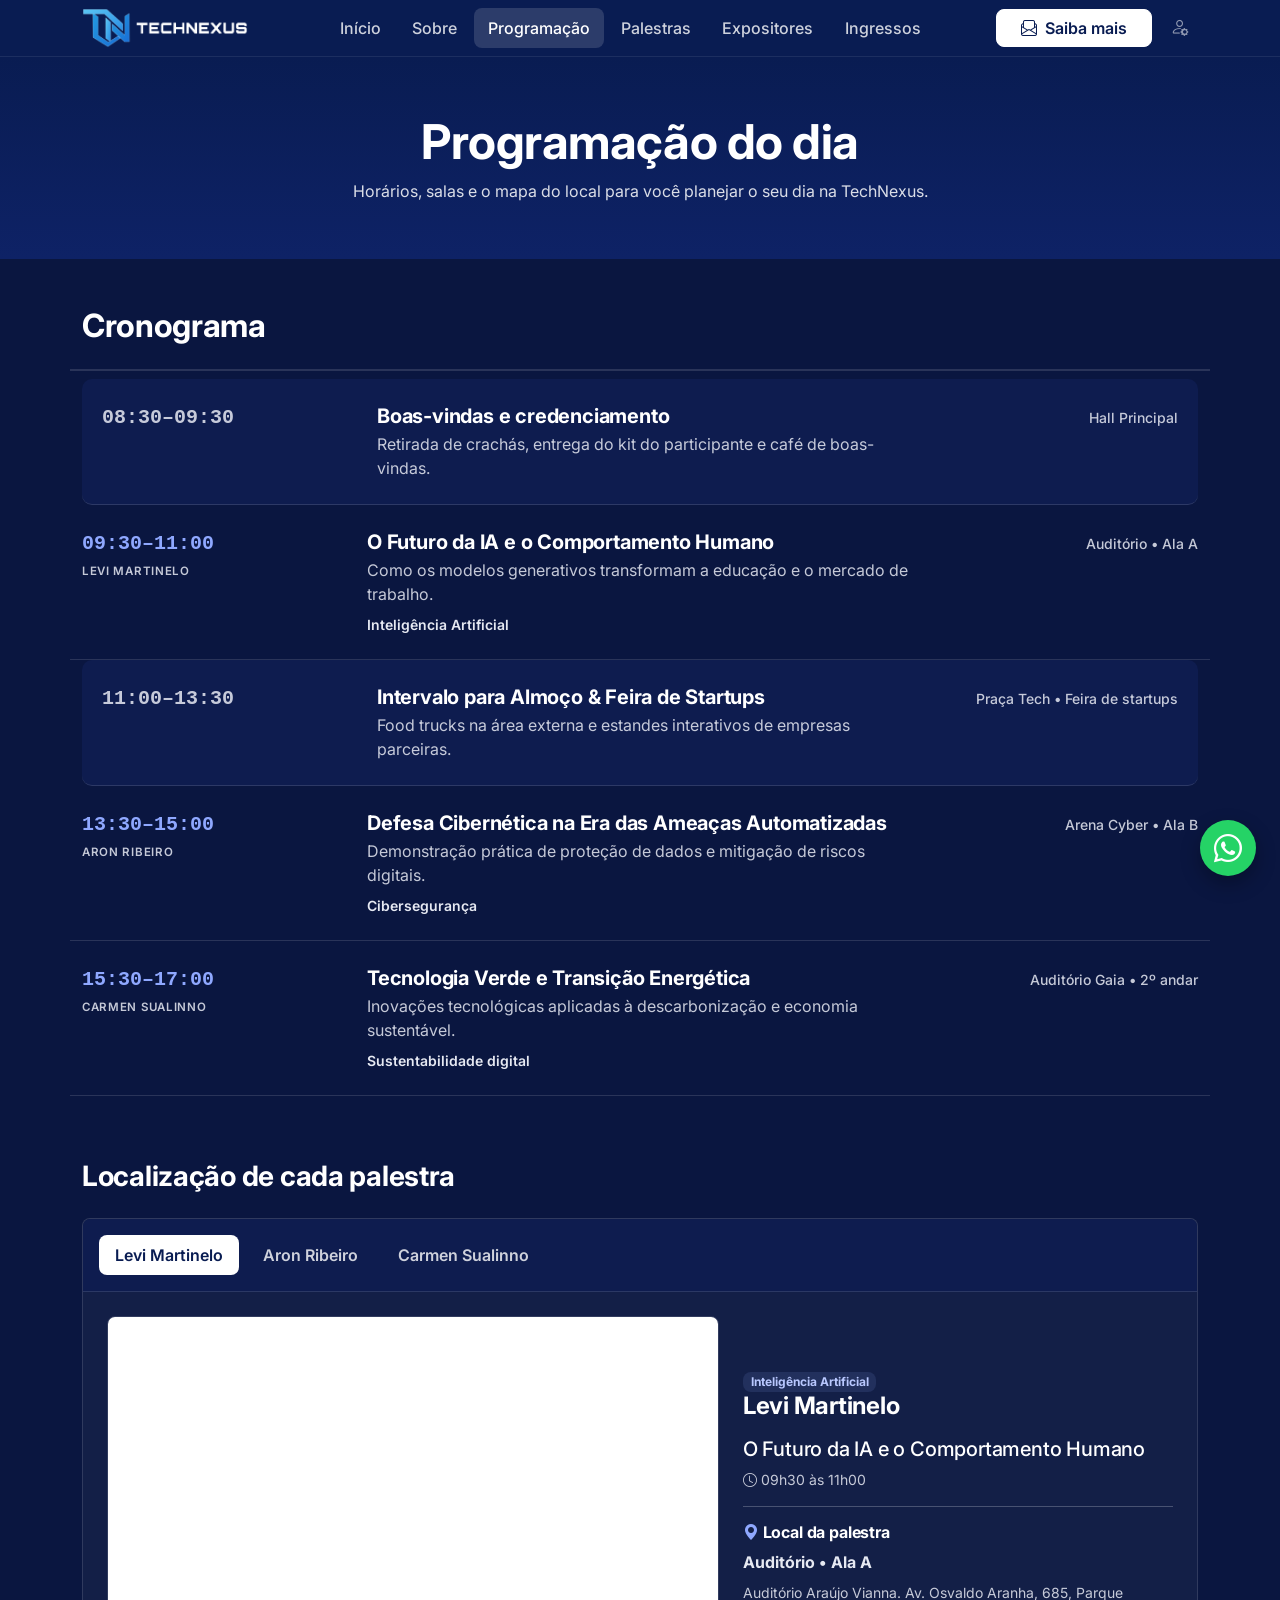
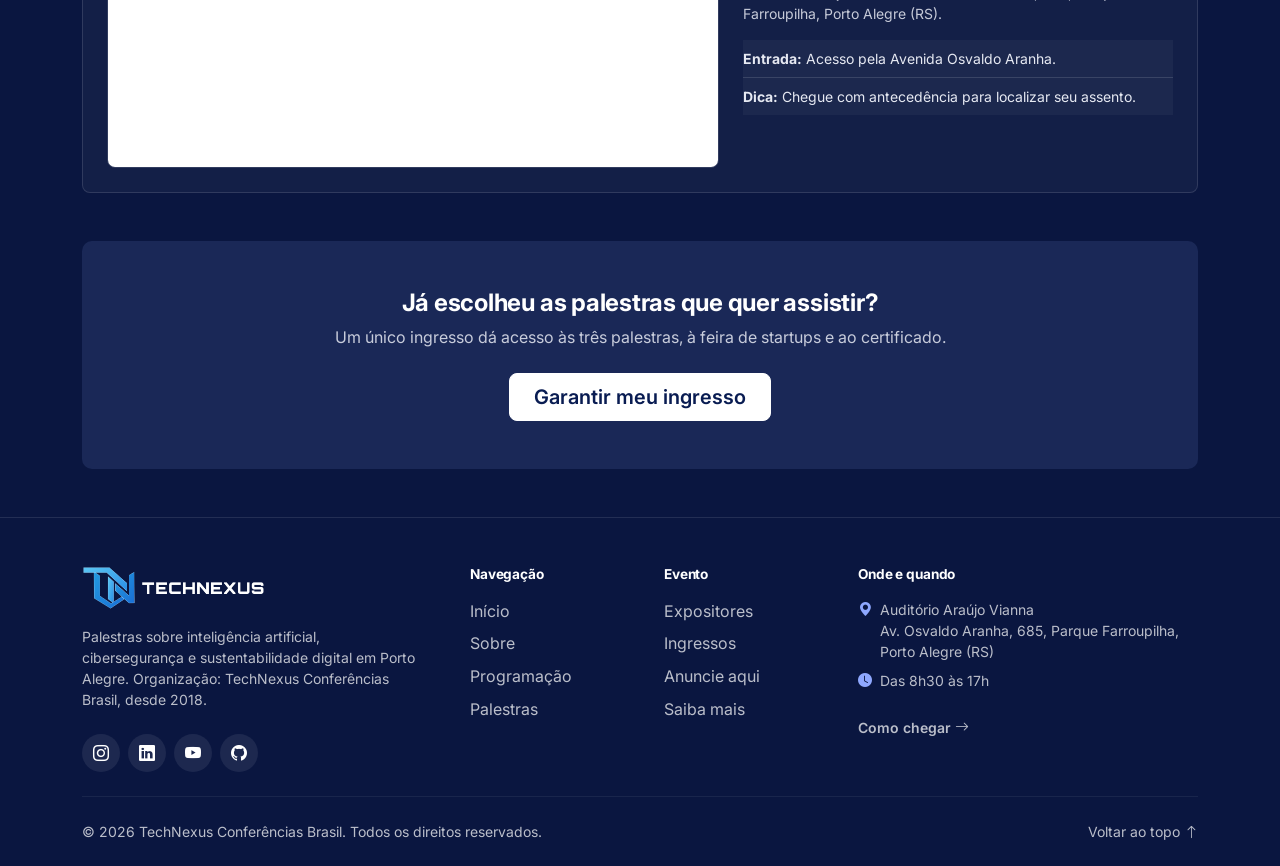
<file: programacao_dia.html>
<!DOCTYPE html>
<html lang="pt-BR" data-bs-theme="dark">
<head>
    <meta charset="UTF-8">
    <meta name="viewport" content="width=device-width, initial-scale=1.0">
    <title>TechNexus | Programação do Dia</title>
    <link rel="icon" type="image/png" href="img/logo.sem.texto.png">
    <link rel="preconnect" href="https://fonts.googleapis.com">
    <link rel="preconnect" href="https://fonts.gstatic.com" crossorigin>
    <link href="https://fonts.googleapis.com/css2?family=Inter:wght@400;500;600;700;800&display=swap" rel="stylesheet">
    <link href="https://cdn.jsdelivr.net/npm/bootstrap@5.3.9/dist/css/bootstrap.min.css" rel="stylesheet" integrity="sha384-yEPZ7jP9S0QKiUQ0m3jjsO4ProIW7wvR9gXkI7JOGa2XVsw53Yke2bsdkBbjmmiX" crossorigin="anonymous">
    <link href="https://cdn.jsdelivr.net/npm/bootstrap-icons@1.11.3/font/bootstrap-icons.min.css" rel="stylesheet">
    <link rel="stylesheet" href="css/style.css">
</head>
<body>

    <!-- menu -->
    <header class="sticky-top">
        <nav class="navbar navbar-expand-lg navbar-dark navbar-technexus" aria-label="Menu principal">
            <div class="container">
                <a class="navbar-brand py-0" href="index.html">
                    <img src="img/logo.horizontal.png" alt="TechNexus" width="200" height="48">
                </a>
                <button class="navbar-toggler border-0" type="button" data-bs-toggle="collapse" data-bs-target="#menuPrincipal" aria-controls="menuPrincipal" aria-expanded="false" aria-label="Abrir menu">
                    <span class="navbar-toggler-icon"></span>
                </button>
                <div class="collapse navbar-collapse" id="menuPrincipal">
                    <ul class="navbar-nav mx-auto mb-3 mb-lg-0 gap-xl-1">
                        <li class="nav-item"><a class="nav-link" href="index.html"><i class="bi bi-house-door me-2 d-md-none"></i>Início</a></li>
                        <li class="nav-item"><a class="nav-link" href="sobre.html"><i class="bi bi-building me-2 d-md-none"></i>Sobre</a></li>
                        <li class="nav-item"><a class="nav-link active" aria-current="page" href="programacao_dia.html"><i class="bi bi-calendar-event me-2 d-md-none"></i>Programação</a></li>
                        <li class="nav-item"><a class="nav-link" href="palestras.html"><i class="bi bi-mic me-2 d-md-none"></i>Palestras</a></li>
                        <li class="nav-item"><a class="nav-link" href="expositores.html"><i class="bi bi-people me-2 d-md-none"></i>Expositores</a></li>
                        <li class="nav-item"><a class="nav-link" href="comprar_ingresso.html"><i class="bi bi-ticket-perforated me-2 d-md-none"></i>Ingressos</a></li>
                    </ul>
                    <div class="d-flex align-items-center gap-2">
                        <a href="saiba_mais.html" class="btn btn-saiba-mais fw-semibold text-nowrap px-3 px-xl-4 flex-grow-1"><i class="bi bi-envelope-paper me-2"></i>Saiba mais</a>
                        <a href="admin/login.html" class="btn-admin" aria-label="Área do organizador" title="Área do organizador"><i class="bi bi-person-gear"></i></a>
                    </div>
                </div>
            </div>
        </nav>
    </header>

    <main>
        <section class="banner-technexus text-center">
            <div class="container">
                <h1 class="display-5">Programação do dia</h1>
                <p>Horários, salas e o mapa do local para você planejar o seu dia na TechNexus.</p>
            </div>
        </section>

        <!-- cronograma -->
        <section class="container py-5">

            <div class="row align-items-end border-bottom border-2 pb-4 mb-2">
                <div class="col-md-8">
                    <h2 class="h2 fw-bold mb-0">Cronograma</h2>
                </div>
            </div>

            <div class="divide-y">
                <div class="row py-4 border-bottom align-items-baseline bg-body-tertiary rounded-3 px-2 mx-0">
                    <div class="col-md-3 mb-2 mb-md-0">
                        <span class="font-monospace fw-semibold text-body-secondary fs-5">08:30–09:30</span>
                    </div>
                    <div class="col-md-6 mb-2 mb-md-0">
                        <h3 class="h5 fw-bold mb-1">Boas-vindas e credenciamento</h3>
                        <p class="text-body-secondary mb-0">
                        Retirada de crachás, entrega do kit do participante e café de boas-vindas.
                        </p>
                    </div>
                    <div class="col-md-3 text-md-end">
                        <span class="text-body-secondary small fw-medium">Hall Principal</span>
                    </div>
                </div>

                <!-- Palestra 1 -->
                <div class="row py-4 border-bottom align-items-baseline">
                    <div class="col-md-3 mb-2 mb-md-0">
                        <span class="font-monospace fw-semibold text-primary fs-5">09:30–11:00</span>
                        <div class="text-uppercase text-body-secondary fw-semibold mt-1 nome-palestrante">
                        Levi Martinelo
                        </div>
                    </div>
                    <div class="col-md-6 mb-2 mb-md-0">
                        <h3 class="h5 fw-bold mb-1">O Futuro da IA e o Comportamento Humano</h3>
                        <p class="text-body-secondary mb-2">
                        Como os modelos generativos transformam a educação e o mercado de trabalho.
                        </p>
                        <p class="small fw-semibold mb-0"> Inteligência Artificial </p>
                    </div>
                    <div class="col-md-3 text-md-end">
                        <span class="text-body-secondary small fw-medium">Auditório • Ala A</span>
                    </div>
                </div>

                <!-- Intervalo-->
                <div class="row py-4 border-bottom align-items-baseline bg-body-tertiary rounded-3 px-2 mx-0">
                    <div class="col-md-3 mb-2 mb-md-0">
                        <span class="font-monospace fw-semibold text-body-secondary fs-5">11:00–13:30</span>
                    </div>
                    <div class="col-md-6 mb-2 mb-md-0">
                        <h3 class="h5 fw-bold mb-1">Intervalo para Almoço & Feira de Startups</h3>
                        <p class="text-body-secondary mb-0">
                        Food trucks na área externa e estandes interativos de empresas parceiras.
                        </p>
                    </div>
                    <div class="col-md-3 text-md-end">
                        <span class="text-body-secondary small fw-medium">Praça Tech • Feira de startups</span>
                    </div>
                </div>

                <!-- Palestra 2 -->
                <div class="row py-4 border-bottom align-items-baseline">
                    <div class="col-md-3 mb-2 mb-md-0">
                        <span class="font-monospace fw-semibold text-primary fs-5">13:30–15:00</span>
                        <div class="text-uppercase text-body-secondary fw-semibold mt-1 nome-palestrante">
                        Aron Ribeiro
                        </div>
                    </div>
                    <div class="col-md-6 mb-2 mb-md-0">
                        <h3 class="h5 fw-bold mb-1">Defesa Cibernética na Era das Ameaças Automatizadas</h3>
                        <p class="text-body-secondary mb-2">
                        Demonstração prática de proteção de dados e mitigação de riscos digitais.
                        </p>
                        <p class="small fw-semibold mb-0">
                        Cibersegurança
                        </p>
                    </div>
                    <div class="col-md-3 text-md-end">
                        <span class="text-body-secondary small fw-medium">Arena Cyber • Ala B</span>
                    </div>
                </div>

                <!-- Palestra 3 -->
                <div class="row py-4 border-bottom align-items-baseline">
                    <div class="col-md-3 mb-2 mb-md-0">
                        <span class="font-monospace fw-semibold text-primary fs-5">15:30–17:00</span>
                        <div class="text-uppercase text-body-secondary fw-semibold mt-1 nome-palestrante">
                        Carmen Sualinno
                        </div>
                    </div>
                    <div class="col-md-6 mb-2 mb-md-0">
                        <h3 class="h5 fw-bold mb-1">Tecnologia Verde e Transição Energética</h3>
                        <p class="text-body-secondary mb-2">
                        Inovações tecnológicas aplicadas à descarbonização e economia sustentável.
                        </p>
                        <p class="small fw-semibold mb-0">
                        Sustentabilidade digital
                        </p>
                    </div>
                    <div class="col-md-3 text-md-end">
                        <span class="text-body-secondary small fw-medium">Auditório Gaia • 2º andar</span>
                    </div>
                </div>

            </div>
            </section>

        <!-- mapa -->
        <section class="container mb-5 pt-3" id="localizacao">

            <div class="mb-4">
                <h2 class="h3 fw-bold mb-1">Localização de cada palestra</h2>
            </div>

            <div class="card">
                <div class="card-header bg-body-tertiary p-3">
                    <ul class="nav nav-pills gap-2" id="mapaTabs" role="tablist">

                        <li class="nav-item" role="presentation">
                            <button class="nav-link active fw-semibold"
                                id="levi-tab"
                                data-bs-toggle="pill"
                                data-bs-target="#local-levi"
                                type="button"
                                role="tab"
                                aria-controls="local-levi"
                                aria-selected="true">
                                Levi Martinelo
                            </button>
                        </li>

                        <li class="nav-item" role="presentation">
                            <button class="nav-link fw-semibold" id="aron-tab" data-bs-toggle="pill" data-bs-target="#local-aron" type="button" role="tab">
                                Aron Ribeiro
                            </button>
                        </li>

                        <li class="nav-item" role="presentation">
                            <button class="nav-link fw-semibold" id="carmen-tab" data-bs-toggle="pill" data-bs-target="#local-carmen" type="button" role="tab">
                                Carmen Sualinno
                            </button>
                        </li>

                    </ul>
                </div>

                <div class="card-body p-3 p-md-4">
                    <div class="tab-content" id="mapaTabsContent">

                        <!-- PALESTRA LEVI -->
                        <div class="tab-pane fade show active" id="local-levi" role="tabpanel">
                            <div class="row g-4 align-items-center">
                                <div class="col-12 col-lg-7">
                                    <div class="rounded overflow-hidden border">
                                        <iframe
                                            src="https://umap.hotosm.org/pt-br/map/mapa_technexus_8618?scaleControl=false&miniMap=false&scrollWheelZoom=true&zoomControl=true&editMode=disabled&moreControl=true&searchControl=null&tilelayersControl=null&embedControl=null&datalayersControl=true&onLoadPanel=none&captionBar=false&captionMenus=true"
                                            class="mapa-iframe" title="Mapa do evento"
                                            allowfullscreen
                                            loading="lazy">
                                        </iframe>
                                    </div>
                                </div>

                                <div class="col-12 col-lg-5">

                                    <span class="badge bg-primary-subtle text-primary-emphasis">Inteligência Artificial</span>
                                    <h3 class="h4 fw-bold">Levi Martinelo</h3>
                                    <h4 class="h5 mt-3">O Futuro da IA e o Comportamento Humano</h4>
                                    <p class="text-body-secondary small"><i class="bi bi-clock me-1"></i>09h30 às 11h00</p>
                                    <hr>
                                    <h5 class="fw-bold fs-6"> <i class="bi bi-geo-alt-fill text-primary"></i> Local da palestra </h5>
                                    <p class="mb-2"> <strong>Auditório • Ala A</strong> </p>
                                    <p class="text-body-secondary small"> Auditório Araújo Vianna. Av. Osvaldo Aranha, 685, Parque Farroupilha, Porto Alegre (RS). </p>
                                    <ul class="list-group list-group-flush small">
                                        <li class="list-group-item px-0"> <strong>Entrada:</strong> Acesso pela Avenida Osvaldo Aranha. </li>
                                        <li class="list-group-item px-0"> <strong>Dica:</strong> Chegue com antecedência para localizar seu assento. </li>
                                    </ul>

                                </div>
                            </div>
                        </div>


                        <!-- PALESTRA ARON -->
                        <div class="tab-pane fade" id="local-aron" role="tabpanel">
                            <div class="row g-4 align-items-center">
                                <div class="col-12 col-lg-7">
                                    <div class="rounded overflow-hidden border">
                                        <iframe
                                            src="https://umap.hotosm.org/pt-br/map/mapa_technexus_8618?scaleControl=false&miniMap=false&scrollWheelZoom=true&zoomControl=true&editMode=disabled&moreControl=true&searchControl=null&tilelayersControl=null&embedControl=null&datalayersControl=true&onLoadPanel=none&captionBar=false&captionMenus=true"
                                            class="mapa-iframe" title="Mapa do evento"
                                            allowfullscreen
                                            loading="lazy">
                                        </iframe>
                                    </div>
                                </div>

                                <div class="col-12 col-lg-5">
                                    <span class="badge bg-primary-subtle text-primary-emphasis">Cibersegurança</span>
                                    <h3 class="h4 fw-bold">Aron Ribeiro</h3>
                                    <h4 class="h5 mt-3">Defesa Cibernética na Era das Ameaças Automatizadas </h4>

                                    <p class="text-body-secondary small"> <i class="bi bi-clock"></i> 13h30 às 15h00 </p>

                                    <hr>

                                    <h5 class="fw-bold fs-6"> <i class="bi bi-geo-alt-fill text-primary"></i> Local da palestra</h5>
                                    <p class="mb-2"> <strong>Arena Cyber (Ala B)</strong></p>
                                    <p class="text-body-secondary small">Confira a localização da Arena Cyber no mapa ao lado.</p>
                                    <ul class="list-group list-group-flush small">
                                        <li class="list-group-item px-0"><strong>Entrada:</strong> Consulte o mapa para encontrar o acesso mais próximo.</li>
                                        <li class="list-group-item px-0"><strong>Dica:</strong> Organize seu deslocamento para não perder o início da palestra. </li>
                                    </ul>
                                </div>
                            </div>
                        </div>


                        <!-- PALESTRA CARMEN -->
                        <div class="tab-pane fade" id="local-carmen" role="tabpanel">

                            <div class="row g-4 align-items-center">
                                <div class="col-12 col-lg-7">
                                    <div class="rounded overflow-hidden border">
                                        <iframe
                                            src="https://umap.hotosm.org/pt-br/map/mapa_technexus_8618?scaleControl=false&miniMap=false&scrollWheelZoom=true&zoomControl=true&editMode=disabled&moreControl=true&searchControl=null&tilelayersControl=null&embedControl=null&datalayersControl=true&onLoadPanel=none&captionBar=false&captionMenus=true"
                                            class="mapa-iframe" title="Mapa do evento"
                                            allowfullscreen
                                            loading="lazy">
                                        </iframe>
                                    </div>
                                </div>
                                <div class="col-12 col-lg-5">
                                    <span class="badge bg-primary-subtle text-primary-emphasis">Sustentabilidade digital</span>
                                    <h3 class="h4 fw-bold">Carmen Sualinno</h3>
                                    <h4 class="h5 mt-3">Tecnologia Verde e Transição Energética</h4>
                                    <p class="text-body-secondary small"><i class="bi bi-clock me-1"></i>15h30 às 17h00</p>
                                    <h5 class="fw-bold fs-6"><i class="bi bi-geo-alt-fill text-primary"></i> Local da palestra</h5>
                                    <p class="mb-2"> <strong>Auditório Gaia (2º Andar)</strong></p>
                                    <p class="text-body-secondary small">Confira a localização do Auditório Gaia no mapa ao lado.</p>

                                    <ul class="list-group list-group-flush small">
                                        <li class="list-group-item px-0">
                                            <strong>Entrada:</strong>
                                            Consulte o mapa para encontrar o acesso ao auditório.
                                        </li>
                                        <li class="list-group-item px-0">
                                            <strong>Dica:</strong>
                                            Programe-se para chegar antes do início da apresentação.
                                        </li>
                                    </ul>

                                </div>
                            </div>
                        </div>
                    </div>
                </div>
            </div>
        </section>
        <section class="container mb-5">
            <div class="text-center mt-5 p-4 p-md-5 bg-primary-subtle rounded-3">
                <h2 class="h4 fw-bold">Já escolheu as palestras que quer assistir?</h2>
                <p class="text-body-secondary mb-4">Um único ingresso dá acesso às três palestras, à feira de startups e ao certificado.</p>
                <a href="comprar_ingresso.html" class="btn btn-primary btn-lg px-4">Garantir meu ingresso</a>
            </div>
        </section>

    </main>

    <!-- rodape -->
    <footer class="footer-technexus text-white pt-5 pb-4">
        <div class="container">
            <div class="row g-4 g-lg-5">
                <div class="col-12 col-lg-4">
                    <a href="index.html" class="d-inline-block mb-3">
                        <img src="img/logo.horizontal.png" alt="TechNexus" width="200" height="48">
                    </a>
                    <p class="footer-texto small mb-4">Palestras sobre inteligência artificial, cibersegurança e sustentabilidade digital em Porto Alegre. Organização: TechNexus Conferências Brasil, desde 2018.</p>
                    <div class="d-flex gap-2">
                        <a href="#" class="footer-social" aria-label="Instagram"><i class="bi bi-instagram"></i></a>
                        <a href="#" class="footer-social" aria-label="LinkedIn"><i class="bi bi-linkedin"></i></a>
                        <a href="#" class="footer-social" aria-label="YouTube"><i class="bi bi-youtube"></i></a>
                        <a href="#" class="footer-social" aria-label="GitHub"><i class="bi bi-github"></i></a>
                    </div>
                </div>

                <div class="col-6 col-md-4 col-lg-2">
                    <h2 class="footer-titulo">Navegação</h2>
                    <ul class="list-unstyled footer-links mb-0">
                        <li><a href="index.html">Início</a></li>
                        <li><a href="sobre.html">Sobre</a></li>
                        <li><a href="programacao_dia.html">Programação</a></li>
                        <li><a href="palestras.html">Palestras</a></li>
                    </ul>
                </div>

                <div class="col-6 col-md-4 col-lg-2">
                    <h2 class="footer-titulo">Evento</h2>
                    <ul class="list-unstyled footer-links mb-0">
                        <li><a href="expositores.html">Expositores</a></li>
                        <li><a href="comprar_ingresso.html">Ingressos</a></li>
                        <li><a href="anuncie.html">Anuncie aqui</a></li>
                        <li><a href="saiba_mais.html">Saiba mais</a></li>
                    </ul>
                </div>

                <div class="col-12 col-md-4 col-lg-4">
                    <h2 class="footer-titulo">Onde e quando</h2>
                    <ul class="list-unstyled footer-texto small mb-4">
                        <li class="d-flex gap-2 mb-2"><i class="bi bi-geo-alt-fill footer-icone"></i><span>Auditório Araújo Vianna<br>Av. Osvaldo Aranha, 685, Parque Farroupilha, Porto Alegre (RS)</span></li>
                        <li class="d-flex gap-2"><i class="bi bi-clock-fill footer-icone"></i><span>Das 8h30 às 17h</span></li>
                    </ul>
                    <a href="programacao_dia.html#localizacao" class="footer-topo small fw-semibold">Como chegar <i class="bi bi-arrow-right"></i></a>
                </div>
            </div>

            <hr class="footer-linha my-4">

            <div class="d-flex flex-column flex-md-row justify-content-between align-items-center gap-2 small footer-texto text-center">
                <span>&copy; 2026 TechNexus Conferências Brasil. Todos os direitos reservados.</span>
                <a href="#" class="footer-topo">Voltar ao topo <i class="bi bi-arrow-up"></i></a>
            </div>
        </div>
    </footer>

    <!-- whatsapp (falta colocar o numero no link) -->
    <a href="https://wa.me/?text=Ol%C3%A1!%20Tenho%20uma%20d%C3%BAvida%20sobre%20a%20TechNexus." class="btn btn-whatsapp rounded-circle position-fixed bottom-0 end-0 m-3 m-md-4 z-3 d-inline-flex align-items-center justify-content-center" target="_blank" rel="noopener" aria-label="Falar com a TechNexus pelo WhatsApp" title="Falar pelo WhatsApp">
        <i class="bi bi-whatsapp" aria-hidden="true"></i>
    </a>

    <script src="https://cdn.jsdelivr.net/npm/bootstrap@5.3.9/dist/js/bootstrap.bundle.min.js" integrity="sha384-WyOxWvTyr1QaMPfiPJSv76iReVthorl5uWlFtZPyK0IEB0hGzo9y5Bp9mYanr8Bu" crossorigin="anonymous"></script>
</body>
</html>
</file>
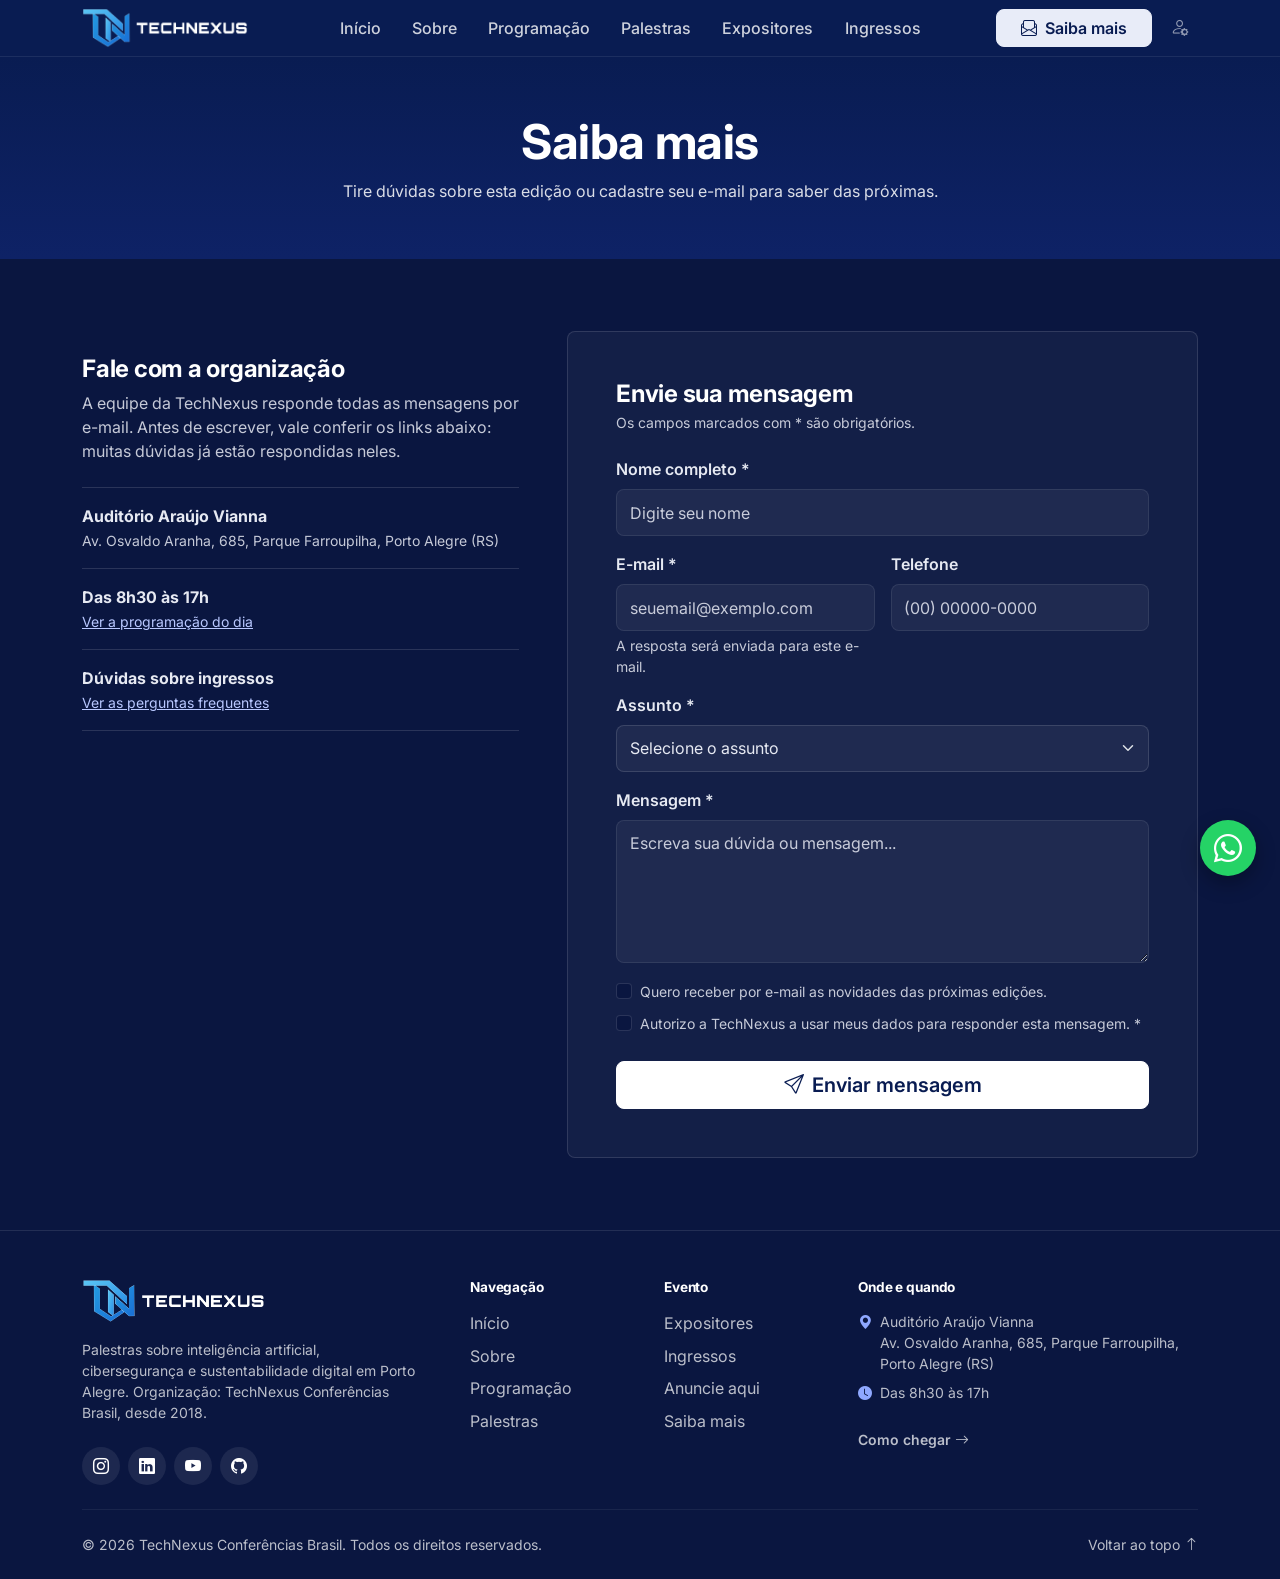
<file: saiba_mais.html>
<!DOCTYPE html>
<html lang="pt-BR" data-bs-theme="dark">
<head>
    <meta charset="UTF-8">
    <meta name="viewport" content="width=device-width, initial-scale=1.0">
    <title>TechNexus | Saiba Mais</title>
    <link rel="icon" type="image/png" href="img/logo.sem.texto.png">
    <link rel="preconnect" href="https://fonts.googleapis.com">
    <link rel="preconnect" href="https://fonts.gstatic.com" crossorigin>
    <link href="https://fonts.googleapis.com/css2?family=Inter:wght@400;500;600;700;800&display=swap" rel="stylesheet">
    <link href="https://cdn.jsdelivr.net/npm/bootstrap@5.3.9/dist/css/bootstrap.min.css" rel="stylesheet" integrity="sha384-yEPZ7jP9S0QKiUQ0m3jjsO4ProIW7wvR9gXkI7JOGa2XVsw53Yke2bsdkBbjmmiX" crossorigin="anonymous">
    <link href="https://cdn.jsdelivr.net/npm/bootstrap-icons@1.11.3/font/bootstrap-icons.min.css" rel="stylesheet">
    <link rel="stylesheet" href="css/style.css">
</head>
<body>
    <!-- menu -->
    <header class="sticky-top">
        <nav class="navbar navbar-expand-lg navbar-dark navbar-technexus" aria-label="Menu principal">
            <div class="container">
                <a class="navbar-brand py-0" href="index.html">
                    <img src="img/logo.horizontal.png" alt="TechNexus" width="200" height="48">
                </a>
                <button class="navbar-toggler border-0" type="button" data-bs-toggle="collapse" data-bs-target="#menuPrincipal" aria-controls="menuPrincipal" aria-expanded="false" aria-label="Abrir menu">
                    <span class="navbar-toggler-icon"></span>
                </button>
                <div class="collapse navbar-collapse" id="menuPrincipal">
                    <ul class="navbar-nav mx-auto mb-3 mb-lg-0 gap-xl-1">
                        <li class="nav-item"><a class="nav-link" href="index.html"><i class="bi bi-house-door me-2 d-md-none"></i>Início</a></li>
                        <li class="nav-item"><a class="nav-link" href="sobre.html"><i class="bi bi-building me-2 d-md-none"></i>Sobre</a></li>
                        <li class="nav-item"><a class="nav-link" href="programacao_dia.html"><i class="bi bi-calendar-event me-2 d-md-none"></i>Programação</a></li>
                        <li class="nav-item"><a class="nav-link" href="palestras.html"><i class="bi bi-mic me-2 d-md-none"></i>Palestras</a></li>
                        <li class="nav-item"><a class="nav-link" href="expositores.html"><i class="bi bi-people me-2 d-md-none"></i>Expositores</a></li>
                        <li class="nav-item"><a class="nav-link" href="comprar_ingresso.html"><i class="bi bi-ticket-perforated me-2 d-md-none"></i>Ingressos</a></li>
                    </ul>
                    <div class="d-flex align-items-center gap-2">
                        <a href="saiba_mais.html" class="btn btn-saiba-mais fw-semibold text-nowrap px-3 px-xl-4 flex-grow-1 active" aria-current="page"><i class="bi bi-envelope-paper me-2"></i>Saiba mais</a>
                        <a href="admin/login.html" class="btn-admin" aria-label="Área do organizador" title="Área do organizador"><i class="bi bi-person-gear"></i></a>
                    </div>
                </div>
            </div>
        </nav>
    </header>

    <main>
        <section class="banner-technexus text-center">
            <div class="container">
                <h1 class="display-5">Saiba mais</h1>
                <p>Tire dúvidas sobre esta edição ou cadastre seu e-mail para saber das próximas.</p>
            </div>
        </section>

        <section class="py-5">
            <div class="container py-lg-4">
                <div class="row g-5">
                    <!-- informacoes -->
                    <div class="col-12 col-lg-5 order-2 order-lg-1">
                        <div class="ratio ratio-3x2 rounded-3 overflow-hidden mb-4">
                            <img src="img/image.png" class="object-fit-cover" alt="Palestrante apresentando conteúdo em uma tela" loading="lazy">
                        </div>

                        <h2 class="h4 fw-bold mb-2">Fale com a organização</h2>
                        <p class="text-body-secondary mb-4">A equipe da TechNexus responde todas as mensagens por e-mail. Antes de escrever, vale conferir os links abaixo: muitas dúvidas já estão respondidas neles.</p>

                        <ul class="list-group list-group-flush border-top border-bottom">
                            <li class="list-group-item bg-transparent px-0 py-3">
                                <div>
                                    <strong class="d-block">Auditório Araújo Vianna</strong>
                                    <span class="small text-body-secondary">Av. Osvaldo Aranha, 685, Parque Farroupilha, Porto Alegre (RS)</span>
                                </div>
                            </li>
                            <li class="list-group-item bg-transparent px-0 py-3">
                                <div>
                                    <strong class="d-block">Das 8h30 às 17h</strong>
                                    <a href="programacao_dia.html" class="small">Ver a programação do dia</a>
                                </div>
                            </li>
                            <li class="list-group-item bg-transparent px-0 py-3">
                                <div>
                                    <strong class="d-block">Dúvidas sobre ingressos</strong>
                                    <a href="comprar_ingresso.html#duvidas" class="small">Ver as perguntas frequentes</a>
                                </div>
                            </li>
                        </ul>
                    </div>

                    <!-- formulario -->
                    <div class="col-12 col-lg-7 order-1 order-lg-2">
                        <div class="card">
                            <div class="card-body p-4 p-md-5">
                                <h2 class="h4 fw-bold mb-1">Envie sua mensagem</h2>
                                <p class="text-body-secondary small mb-4">Os campos marcados com * são obrigatórios.</p>

                                <form action="#" method="post">
                                    <div class="row g-3">
                                        <div class="col-12">
                                            <label for="nome" class="form-label fw-semibold">Nome completo *</label>
                                            <input type="text" class="form-control" id="nome" name="nome" placeholder="Digite seu nome" autocomplete="name" autocapitalize="words" required>
                                        </div>
                                        <div class="col-12 col-md-6">
                                            <label for="email" class="form-label fw-semibold">E-mail *</label>
                                            <input type="email" class="form-control" id="email" name="email" placeholder="seuemail@exemplo.com" autocomplete="email" inputmode="email" autocapitalize="off" spellcheck="false" required>
                                            <div class="form-text">A resposta será enviada para este e-mail.</div>
                                        </div>
                                        <div class="col-12 col-md-6">
                                            <label for="telefone" class="form-label fw-semibold">Telefone</label>
                                            <input type="tel" class="form-control" id="telefone" name="telefone" placeholder="(00) 00000-0000" autocomplete="tel-national" inputmode="tel" data-mascara="telefone" maxlength="15">
                                        </div>
                                        <div class="col-12">
                                            <label for="assunto" class="form-label fw-semibold">Assunto *</label>
                                            <select class="form-select" id="assunto" name="assunto" autocomplete="off" required>
                                                <option value="" selected>Selecione o assunto</option>
                                                <option value="Dúvida sobre o evento">Dúvida sobre o evento</option>
                                                <option value="Ingressos e pagamento">Ingressos e pagamento</option>
                                                <option value="Certificado">Certificado</option>
                                                <option value="Palestras e palestrantes">Palestras e palestrantes</option>
                                                <option value="Acessibilidade">Acessibilidade</option>
                                                <option value="Próximos eventos">Quero saber dos próximos eventos</option>
                                                <option value="Sugestão ou elogio">Sugestão ou elogio</option>
                                                <option value="Outro assunto">Outro assunto</option>
                                            </select>
                                        </div>
                                        <div class="col-12">
                                            <label for="mensagem" class="form-label fw-semibold">Mensagem *</label>
                                            <textarea class="form-control" id="mensagem" name="mensagem" rows="5" placeholder="Escreva sua dúvida ou mensagem..." autocomplete="off" minlength="10" required></textarea>
                                        </div>
                                        <div class="col-12">
                                            <div class="form-check mb-2">
                                                <input class="form-check-input" type="checkbox" value="sim" id="novidades" name="novidades">
                                                <label class="form-check-label small text-body-secondary" for="novidades">Quero receber por e-mail as novidades das próximas edições.</label>
                                            </div>
                                            <div class="form-check">
                                                <input class="form-check-input" type="checkbox" value="sim" id="consentimento" name="consentimento" required>
                                                <label class="form-check-label small text-body-secondary" for="consentimento">Autorizo a TechNexus a usar meus dados para responder esta mensagem. *</label>
                                            </div>
                                        </div>
                                        <div class="col-12 pt-2">
                                            <button type="submit" class="btn btn-primary btn-lg w-100"><i class="bi bi-send me-2"></i>Enviar mensagem</button>
                                        </div>
                                    </div>
                                </form>
                            </div>
                        </div>
                    </div>
                </div>
            </div>
        </section>
    </main>

    <!-- rodape -->
    <footer class="footer-technexus text-white pt-5 pb-4">
        <div class="container">
            <div class="row g-4 g-lg-5">
                <div class="col-12 col-lg-4">
                    <a href="index.html" class="d-inline-block mb-3">
                        <img src="img/logo.horizontal.png" alt="TechNexus" width="200" height="48">
                    </a>
                    <p class="footer-texto small mb-4">Palestras sobre inteligência artificial, cibersegurança e sustentabilidade digital em Porto Alegre. Organização: TechNexus Conferências Brasil, desde 2018.</p>
                    <div class="d-flex gap-2">
                        <a href="#" class="footer-social" aria-label="Instagram"><i class="bi bi-instagram"></i></a>
                        <a href="#" class="footer-social" aria-label="LinkedIn"><i class="bi bi-linkedin"></i></a>
                        <a href="#" class="footer-social" aria-label="YouTube"><i class="bi bi-youtube"></i></a>
                        <a href="#" class="footer-social" aria-label="GitHub"><i class="bi bi-github"></i></a>
                    </div>
                </div>

                <div class="col-6 col-md-4 col-lg-2">
                    <h2 class="footer-titulo">Navegação</h2>
                    <ul class="list-unstyled footer-links mb-0">
                        <li><a href="index.html">Início</a></li>
                        <li><a href="sobre.html">Sobre</a></li>
                        <li><a href="programacao_dia.html">Programação</a></li>
                        <li><a href="palestras.html">Palestras</a></li>
                    </ul>
                </div>

                <div class="col-6 col-md-4 col-lg-2">
                    <h2 class="footer-titulo">Evento</h2>
                    <ul class="list-unstyled footer-links mb-0">
                        <li><a href="expositores.html">Expositores</a></li>
                        <li><a href="comprar_ingresso.html">Ingressos</a></li>
                        <li><a href="anuncie.html">Anuncie aqui</a></li>
                        <li><a href="saiba_mais.html">Saiba mais</a></li>
                    </ul>
                </div>

                <div class="col-12 col-md-4 col-lg-4">
                    <h2 class="footer-titulo">Onde e quando</h2>
                    <ul class="list-unstyled footer-texto small mb-4">
                        <li class="d-flex gap-2 mb-2"><i class="bi bi-geo-alt-fill footer-icone"></i><span>Auditório Araújo Vianna<br>Av. Osvaldo Aranha, 685, Parque Farroupilha, Porto Alegre (RS)</span></li>
                        <li class="d-flex gap-2"><i class="bi bi-clock-fill footer-icone"></i><span>Das 8h30 às 17h</span></li>
                    </ul>
                    <a href="programacao_dia.html#localizacao" class="footer-topo small fw-semibold">Como chegar <i class="bi bi-arrow-right"></i></a>
                </div>
            </div>

            <hr class="footer-linha my-4">

            <div class="d-flex flex-column flex-md-row justify-content-between align-items-center gap-2 small footer-texto text-center">
                <span>&copy; 2026 TechNexus Conferências Brasil. Todos os direitos reservados.</span>
                <a href="#" class="footer-topo">Voltar ao topo <i class="bi bi-arrow-up"></i></a>
            </div>
        </div>
    </footer>

    <!-- whatsapp (falta colocar o numero no link) -->
    <a href="https://wa.me/?text=Ol%C3%A1!%20Tenho%20uma%20d%C3%BAvida%20sobre%20a%20TechNexus." class="btn btn-whatsapp rounded-circle position-fixed bottom-0 end-0 m-3 m-md-4 z-3 d-inline-flex align-items-center justify-content-center" target="_blank" rel="noopener" aria-label="Falar com a TechNexus pelo WhatsApp" title="Falar pelo WhatsApp">
        <i class="bi bi-whatsapp" aria-hidden="true"></i>
    </a>

    <script src="https://cdn.jsdelivr.net/npm/bootstrap@5.3.9/dist/js/bootstrap.bundle.min.js" integrity="sha384-WyOxWvTyr1QaMPfiPJSv76iReVthorl5uWlFtZPyK0IEB0hGzo9y5Bp9mYanr8Bu" crossorigin="anonymous"></script>
    <script src="js/formularios.js"></script>
</body>
</html>
</file>
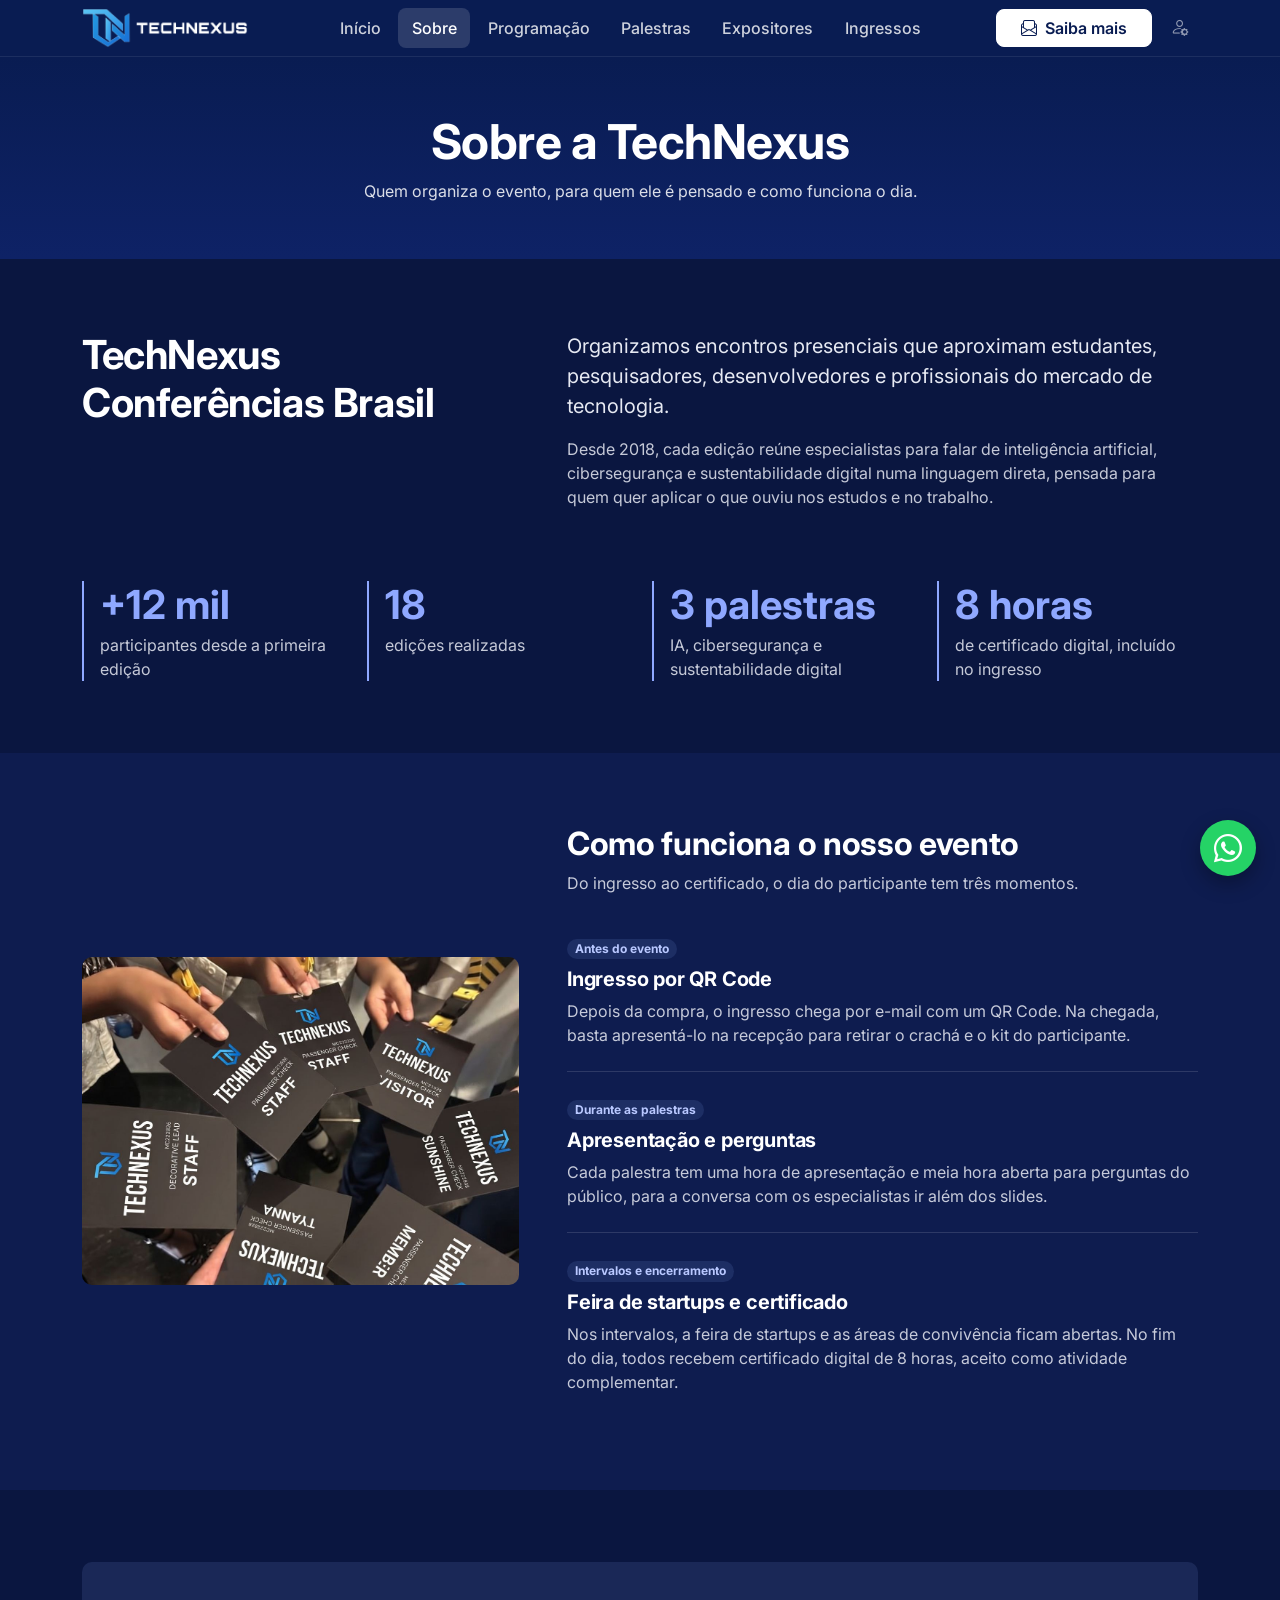
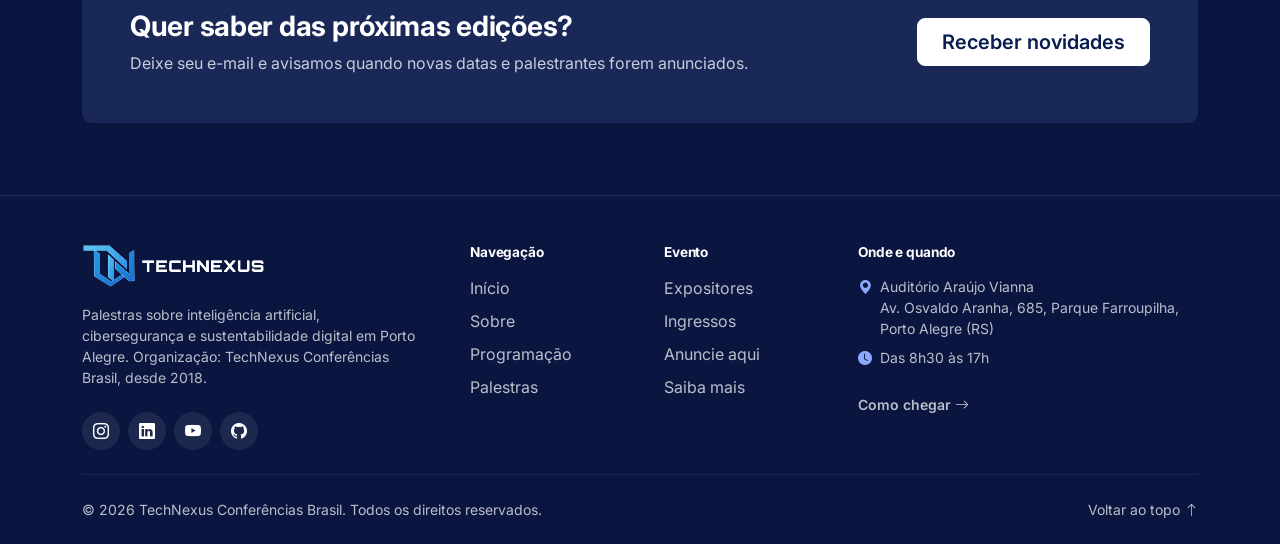
<file: sobre.html>
<!DOCTYPE html>
<html lang="pt-BR" data-bs-theme="dark">
<head>
    <meta charset="UTF-8">
    <meta name="viewport" content="width=device-width, initial-scale=1.0">
    <title>TechNexus | Sobre</title>
    <link rel="icon" type="image/png" href="img/logo.sem.texto.png">
    <link rel="preconnect" href="https://fonts.googleapis.com">
    <link rel="preconnect" href="https://fonts.gstatic.com" crossorigin>
    <link href="https://fonts.googleapis.com/css2?family=Inter:wght@400;500;600;700;800&display=swap" rel="stylesheet">
    <link href="https://cdn.jsdelivr.net/npm/bootstrap@5.3.9/dist/css/bootstrap.min.css" rel="stylesheet" integrity="sha384-yEPZ7jP9S0QKiUQ0m3jjsO4ProIW7wvR9gXkI7JOGa2XVsw53Yke2bsdkBbjmmiX" crossorigin="anonymous">
    <link href="https://cdn.jsdelivr.net/npm/bootstrap-icons@1.11.3/font/bootstrap-icons.min.css" rel="stylesheet">
    <link rel="stylesheet" href="css/style.css">
</head>
<body>

    <!-- menu -->
    <header class="sticky-top">
        <nav class="navbar navbar-expand-lg navbar-dark navbar-technexus" aria-label="Menu principal">
            <div class="container">
                <a class="navbar-brand py-0" href="index.html">
                    <img src="img/logo.horizontal.png" alt="TechNexus" width="200" height="48">
                </a>
                <button class="navbar-toggler border-0" type="button" data-bs-toggle="collapse" data-bs-target="#menuPrincipal" aria-controls="menuPrincipal" aria-expanded="false" aria-label="Abrir menu">
                    <span class="navbar-toggler-icon"></span>
                </button>
                <div class="collapse navbar-collapse" id="menuPrincipal">
                    <ul class="navbar-nav mx-auto mb-3 mb-lg-0 gap-xl-1">
                        <li class="nav-item"><a class="nav-link" href="index.html"><i class="bi bi-house-door me-2 d-md-none"></i>Início</a></li>
                        <li class="nav-item"><a class="nav-link active" aria-current="page" href="sobre.html"><i class="bi bi-building me-2 d-md-none"></i>Sobre</a></li>
                        <li class="nav-item"><a class="nav-link" href="programacao_dia.html"><i class="bi bi-calendar-event me-2 d-md-none"></i>Programação</a></li>
                        <li class="nav-item"><a class="nav-link" href="palestras.html"><i class="bi bi-mic me-2 d-md-none"></i>Palestras</a></li>
                        <li class="nav-item"><a class="nav-link" href="expositores.html"><i class="bi bi-people me-2 d-md-none"></i>Expositores</a></li>
                        <li class="nav-item"><a class="nav-link" href="comprar_ingresso.html"><i class="bi bi-ticket-perforated me-2 d-md-none"></i>Ingressos</a></li>
                    </ul>
                    <div class="d-flex align-items-center gap-2">
                        <a href="saiba_mais.html" class="btn btn-saiba-mais fw-semibold text-nowrap px-3 px-xl-4 flex-grow-1"><i class="bi bi-envelope-paper me-2"></i>Saiba mais</a>
                        <a href="admin/login.html" class="btn-admin" aria-label="Área do organizador" title="Área do organizador"><i class="bi bi-person-gear"></i></a>
                    </div>
                </div>
            </div>
        </nav>
    </header>

    <main>
        <section class="banner-technexus text-center">
            <div class="container">
                <h1 class="display-5">Sobre a TechNexus</h1>
                <p>Quem organiza o evento, para quem ele é pensado e como funciona o dia.</p>
            </div>
        </section>

        <!-- quem organiza -->
        <section class="py-5">
            <div class="container py-lg-4">
                <div class="row g-5">
                    <div class="col-12 col-lg-5">
                        <h2 class="display-6 fw-bold mb-0">TechNexus Conferências Brasil</h2>
                    </div>
                    <div class="col-12 col-lg-7">
                        <p class="fs-5 mb-3">Organizamos encontros presenciais que aproximam estudantes, pesquisadores, desenvolvedores e profissionais do mercado de tecnologia.</p>
                        <p class="text-body-secondary mb-0">Desde 2018, cada edição reúne especialistas para falar de inteligência artificial, cibersegurança e sustentabilidade digital numa linguagem direta, pensada para quem quer aplicar o que ouviu nos estudos e no trabalho.</p>
                    </div>
                </div>

                <div class="row row-cols-2 row-cols-lg-4 g-4 mt-4 mt-lg-5">
                    <div class="col"><div class="h-100 border-start border-primary border-2 ps-3">
                        <p class="display-6 fw-bold text-primary mb-1">+12 mil</p>
                        <p class="text-body-secondary mb-0">participantes desde a primeira edição</p>
                    </div></div>
                    <div class="col"><div class="h-100 border-start border-primary border-2 ps-3">
                        <p class="display-6 fw-bold text-primary mb-1">18</p>
                        <p class="text-body-secondary mb-0">edições realizadas</p>
                    </div></div>
                    <div class="col"><div class="h-100 border-start border-primary border-2 ps-3">
                        <p class="display-6 fw-bold text-primary mb-1">3 palestras</p>
                        <p class="text-body-secondary mb-0">IA, cibersegurança e sustentabilidade digital</p>
                    </div></div>
                    <div class="col"><div class="h-100 border-start border-primary border-2 ps-3">
                        <p class="display-6 fw-bold text-primary mb-1">8 horas</p>
                        <p class="text-body-secondary mb-0">de certificado digital, incluído no ingresso</p>
                    </div></div>
                </div>
            </div>
        </section>

        <!-- como funciona -->
        <section class="py-5 bg-body-tertiary">
            <div class="container py-lg-4">
                <div class="row g-5 align-items-center">
                    <div class="col-12 col-lg-5">
                        <div class="ratio ratio-4x3 rounded-3 overflow-hidden">
                            <img src="img/evento-crachas.jpg" class="object-fit-cover" alt="Participantes mostrando os crachás da TechNexus" loading="lazy">
                        </div>
                    </div>
                    <div class="col-12 col-lg-7">
                        <h2 class="fw-bold mb-2">Como funciona o nosso evento</h2>
                        <p class="text-body-secondary mb-3">Do ingresso ao certificado, o dia do participante tem três momentos.</p>
                        <ul class="list-group list-group-flush">
                            <li class="list-group-item bg-transparent px-0 py-4">
                                <span class="badge rounded-pill bg-primary-subtle text-primary-emphasis mb-2">Antes do evento</span>
                                <h3 class="h5 fw-bold mb-2">Ingresso por QR Code</h3>
                                <p class="text-body-secondary mb-0">Depois da compra, o ingresso chega por e-mail com um QR Code. Na chegada, basta apresentá-lo na recepção para retirar o crachá e o kit do participante.</p>
                            </li>
                            <li class="list-group-item bg-transparent px-0 py-4">
                                <span class="badge rounded-pill bg-primary-subtle text-primary-emphasis mb-2">Durante as palestras</span>
                                <h3 class="h5 fw-bold mb-2">Apresentação e perguntas</h3>
                                <p class="text-body-secondary mb-0">Cada palestra tem uma hora de apresentação e meia hora aberta para perguntas do público, para a conversa com os especialistas ir além dos slides.</p>
                            </li>
                            <li class="list-group-item bg-transparent px-0 py-4">
                                <span class="badge rounded-pill bg-primary-subtle text-primary-emphasis mb-2">Intervalos e encerramento</span>
                                <h3 class="h5 fw-bold mb-2">Feira de startups e certificado</h3>
                                <p class="text-body-secondary mb-0">Nos intervalos, a feira de startups e as áreas de convivência ficam abertas. No fim do dia, todos recebem certificado digital de 8 horas, aceito como atividade complementar.</p>
                            </li>
                        </ul>
                    </div>
                </div>
            </div>
        </section>

        <!-- chamada final -->
        <section class="py-5">
            <div class="container py-lg-4">
                <div class="bg-primary-subtle rounded-3 p-4 p-md-5">
                    <div class="row g-4 align-items-center">
                        <div class="col-12 col-lg-8">
                            <h2 class="h3 fw-bold mb-2">Quer saber das próximas edições?</h2>
                            <p class="text-body-secondary mb-0">Deixe seu e-mail e avisamos quando novas datas e palestrantes forem anunciados.</p>
                        </div>
                        <div class="col-12 col-lg-4 text-lg-end">
                            <a href="saiba_mais.html" class="btn btn-primary btn-lg px-4">Receber novidades</a>
                        </div>
                    </div>
                </div>
            </div>
        </section>
    </main>

    <!-- rodape -->
    <footer class="footer-technexus text-white pt-5 pb-4">
        <div class="container">
            <div class="row g-4 g-lg-5">
                <div class="col-12 col-lg-4">
                    <a href="index.html" class="d-inline-block mb-3">
                        <img src="img/logo.horizontal.png" alt="TechNexus" width="200" height="48">
                    </a>
                    <p class="footer-texto small mb-4">Palestras sobre inteligência artificial, cibersegurança e sustentabilidade digital em Porto Alegre. Organização: TechNexus Conferências Brasil, desde 2018.</p>
                    <div class="d-flex gap-2">
                        <a href="#" class="footer-social" aria-label="Instagram"><i class="bi bi-instagram"></i></a>
                        <a href="#" class="footer-social" aria-label="LinkedIn"><i class="bi bi-linkedin"></i></a>
                        <a href="#" class="footer-social" aria-label="YouTube"><i class="bi bi-youtube"></i></a>
                        <a href="#" class="footer-social" aria-label="GitHub"><i class="bi bi-github"></i></a>
                    </div>
                </div>

                <div class="col-6 col-md-4 col-lg-2">
                    <h2 class="footer-titulo">Navegação</h2>
                    <ul class="list-unstyled footer-links mb-0">
                        <li><a href="index.html">Início</a></li>
                        <li><a href="sobre.html">Sobre</a></li>
                        <li><a href="programacao_dia.html">Programação</a></li>
                        <li><a href="palestras.html">Palestras</a></li>
                    </ul>
                </div>

                <div class="col-6 col-md-4 col-lg-2">
                    <h2 class="footer-titulo">Evento</h2>
                    <ul class="list-unstyled footer-links mb-0">
                        <li><a href="expositores.html">Expositores</a></li>
                        <li><a href="comprar_ingresso.html">Ingressos</a></li>
                        <li><a href="anuncie.html">Anuncie aqui</a></li>
                        <li><a href="saiba_mais.html">Saiba mais</a></li>
                    </ul>
                </div>

                <div class="col-12 col-md-4 col-lg-4">
                    <h2 class="footer-titulo">Onde e quando</h2>
                    <ul class="list-unstyled footer-texto small mb-4">
                        <li class="d-flex gap-2 mb-2"><i class="bi bi-geo-alt-fill footer-icone"></i><span>Auditório Araújo Vianna<br>Av. Osvaldo Aranha, 685, Parque Farroupilha, Porto Alegre (RS)</span></li>
                        <li class="d-flex gap-2"><i class="bi bi-clock-fill footer-icone"></i><span>Das 8h30 às 17h</span></li>
                    </ul>
                    <a href="programacao_dia.html#localizacao" class="footer-topo small fw-semibold">Como chegar <i class="bi bi-arrow-right"></i></a>
                </div>
            </div>

            <hr class="footer-linha my-4">

            <div class="d-flex flex-column flex-md-row justify-content-between align-items-center gap-2 small footer-texto text-center">
                <span>&copy; 2026 TechNexus Conferências Brasil. Todos os direitos reservados.</span>
                <a href="#" class="footer-topo">Voltar ao topo <i class="bi bi-arrow-up"></i></a>
            </div>
        </div>
    </footer>

    <!-- whatsapp (falta colocar o numero no link) -->
    <a href="https://wa.me/?text=Ol%C3%A1!%20Tenho%20uma%20d%C3%BAvida%20sobre%20a%20TechNexus." class="btn btn-whatsapp rounded-circle position-fixed bottom-0 end-0 m-3 m-md-4 z-3 d-inline-flex align-items-center justify-content-center" target="_blank" rel="noopener" aria-label="Falar com a TechNexus pelo WhatsApp" title="Falar pelo WhatsApp">
        <i class="bi bi-whatsapp" aria-hidden="true"></i>
    </a>

    <script src="https://cdn.jsdelivr.net/npm/bootstrap@5.3.9/dist/js/bootstrap.bundle.min.js" integrity="sha384-WyOxWvTyr1QaMPfiPJSv76iReVthorl5uWlFtZPyK0IEB0hGzo9y5Bp9mYanr8Bu" crossorigin="anonymous"></script>
</body>
</html>
</file>
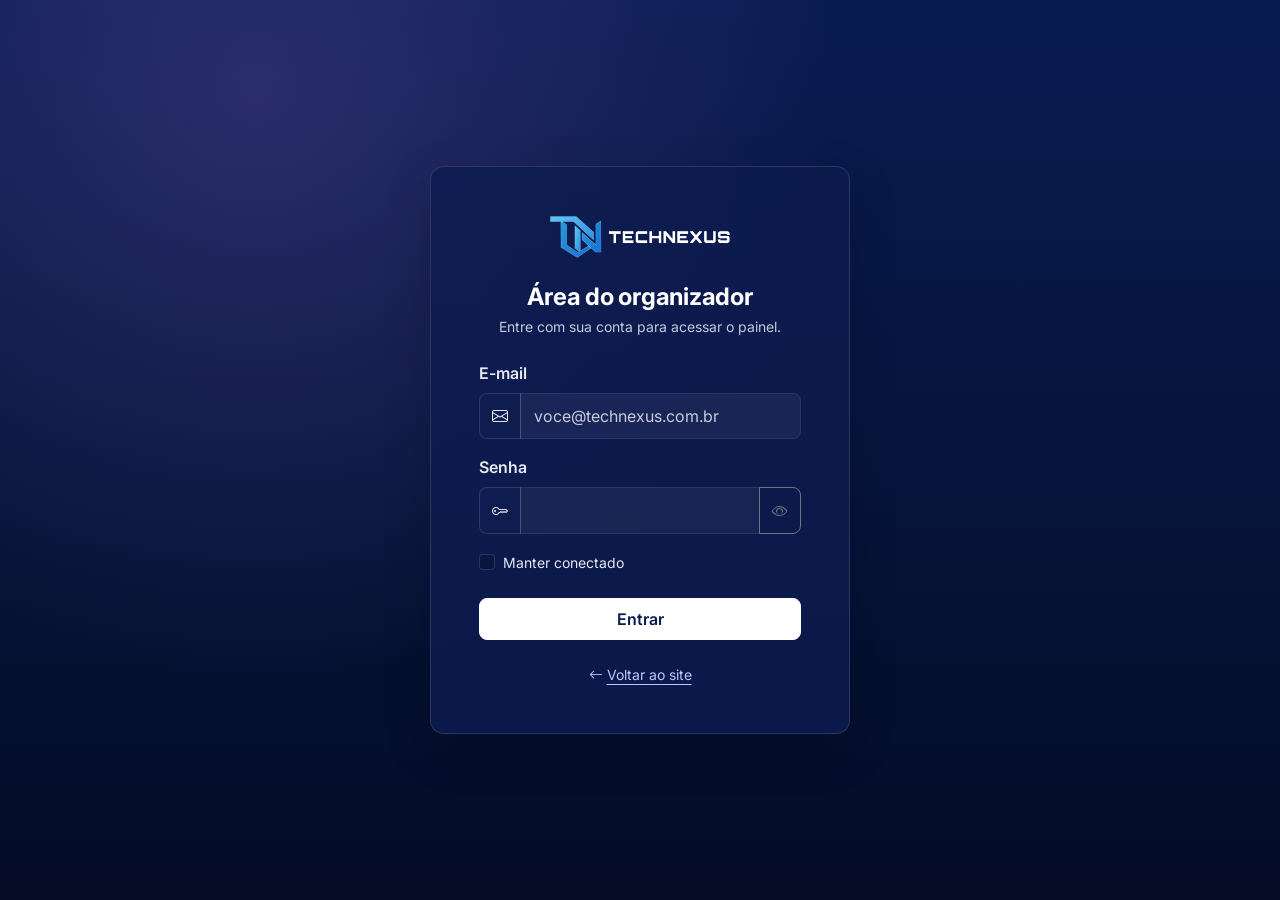
<file: admin/login.html>
<!DOCTYPE html>
<html lang="pt-BR" data-bs-theme="dark">
<head>
    <meta charset="UTF-8">
    <meta name="viewport" content="width=device-width, initial-scale=1.0">
    <meta name="robots" content="noindex, nofollow">
    <title>TechNexus | Entrar no painel</title>
    <link rel="icon" type="image/png" href="../img/logo.sem.texto.png">
    <link rel="preconnect" href="https://fonts.googleapis.com">
    <link rel="preconnect" href="https://fonts.gstatic.com" crossorigin>
    <link href="https://fonts.googleapis.com/css2?family=Inter:wght@400;500;600;700;800&display=swap" rel="stylesheet">
    <link href="https://cdn.jsdelivr.net/npm/bootstrap@5.3.9/dist/css/bootstrap.min.css" rel="stylesheet" integrity="sha384-yEPZ7jP9S0QKiUQ0m3jjsO4ProIW7wvR9gXkI7JOGa2XVsw53Yke2bsdkBbjmmiX" crossorigin="anonymous">
    <link href="https://cdn.jsdelivr.net/npm/bootstrap-icons@1.11.3/font/bootstrap-icons.min.css" rel="stylesheet">
    <link rel="stylesheet" href="../css/style.css">
</head>
<body>
    <main class="login-pagina d-flex align-items-center justify-content-center px-3 py-5">
        <div class="login-cartao shadow-lg p-4 p-sm-5">
            <div class="text-center mb-4">
                <a href="../index.html"><img src="../img/logo.horizontal.png" alt="TechNexus" class="login-logo mb-4"></a>
                <h1 class="h4 fw-bold mb-1">Área do organizador</h1>
                <p class="text-body-secondary small mb-0">Entre com sua conta para acessar o painel.</p>
            </div>

            <div class="alert alert-danger small py-2 d-none" id="loginErro" role="alert">
                <i class="bi bi-exclamation-circle me-1"></i>E-mail ou senha incorretos.
            </div>

            <form id="formLogin" novalidate>
                <div class="mb-3">
                    <label for="loginEmail" class="form-label fw-semibold">E-mail</label>
                    <div class="input-group">
                        <span class="input-group-text"><i class="bi bi-envelope"></i></span>
                        <input type="email" class="form-control" id="loginEmail" name="email" autocomplete="username" placeholder="voce@technexus.com.br" required>
                    </div>
                </div>
                <div class="mb-3">
                    <label for="loginSenha" class="form-label fw-semibold">Senha</label>
                    <div class="input-group">
                        <span class="input-group-text"><i class="bi bi-key"></i></span>
                        <input type="password" class="form-control" id="loginSenha" name="senha" autocomplete="current-password" required>
                        <button class="btn btn-outline-secondary" type="button" id="mostrarSenha" aria-label="Mostrar senha"><i class="bi bi-eye"></i></button>
                    </div>
                </div>
                <div class="form-check mb-4">
                    <input class="form-check-input" type="checkbox" id="lembrar" name="lembrar">
                    <label class="form-check-label small" for="lembrar">Manter conectado</label>
                </div>
                <button type="submit" class="btn btn-light w-100 fw-semibold py-2">Entrar</button>
            </form>

            <p class="text-center small mt-4 mb-0">
                <a href="../index.html" class="link-offset-2 link-underline-opacity-25 link-underline-opacity-100-hover"><i class="bi bi-arrow-left me-1"></i>Voltar ao site</a>
            </p>
        </div>
    </main>

    <script>
        // login temporario, depois troca pelo php
        var form = document.getElementById("formLogin");
        var senha = document.getElementById("loginSenha");
        var erro = document.getElementById("loginErro");

        document.getElementById("mostrarSenha").onclick = function () {
            if (senha.type == "password") {
                senha.type = "text";
                this.innerHTML = '<i class="bi bi-eye-slash"></i>';
            } else {
                senha.type = "password";
                this.innerHTML = '<i class="bi bi-eye"></i>';
            }
        };

        form.onsubmit = function (e) {
            e.preventDefault();
            var email = document.getElementById("loginEmail").value;

            if (email == "admin@technexus.com.br" && senha.value == "technexus2026") {
                if (document.getElementById("lembrar").checked) {
                    localStorage.setItem("logado", "sim");
                } else {
                    sessionStorage.setItem("logado", "sim");
                }
                window.location.href = "index.html";
            } else {
                erro.classList.remove("d-none");
                senha.value = "";
            }
        };
    </script>
</body>
</html>
</file>
<file: css/style.css>
/* TechNexus - estilos do site */

:root {
    --azul-marinho: #091c52;
    --azul-marinho-claro: #1a2f72;
    --roxo: #6950a1;
    --destaque: #8fa8ff;          /* pro fundo escuro */
    --texto: #1f2430;
    --fundo-claro: #f4f5fa;

    /* textos secundarios */
    --bs-secondary-color: #4a5263;
    --bs-secondary-color-rgb: 74, 82, 99;
    --bs-body-color: #1f2430;
    --bs-border-radius: 8px;
    --bs-border-radius-lg: 10px;
    /* primary = azul do site */
    --bs-primary: #091c52;
    --bs-primary-rgb: 9, 28, 82;
    --bs-primary-text-emphasis: #091c52;
    --bs-primary-bg-subtle: #e7eaf5;
    --bs-primary-border-subtle: #c5cce4;
    --bs-link-color: var(--azul-marinho);
    --bs-link-color-rgb: 9, 28, 82;
    --bs-link-hover-color: var(--roxo);
    --bs-link-hover-color-rgb: 105, 80, 161;
}

/* tema escuro (paginas do site, o admin fica claro) */
:root[data-bs-theme="dark"] {
    --bs-body-bg: #0a1640;
    --bs-body-bg-rgb: 10, 22, 64;
    --bs-body-color: #e6e9f2;
    --bs-body-color-rgb: 230, 233, 242;
    --bs-emphasis-color: #fff;
    --bs-emphasis-color-rgb: 255, 255, 255;
    --bs-secondary-color: rgba(230, 233, 242, .85);
    --bs-secondary-color-rgb: 230, 233, 242;
    --bs-secondary-bg: #13235c;
    --bs-secondary-bg-rgb: 19, 35, 92;
    --bs-tertiary-bg: #0e1c4f;
    --bs-tertiary-bg-rgb: 14, 28, 79;
    --bs-border-color: rgba(255, 255, 255, .13);
    --bs-border-color-translucent: rgba(255, 255, 255, .13);

    --bs-primary: #8fa8ff;
    --bs-primary-rgb: 143, 168, 255;
    --bs-primary-text-emphasis: #b9c8ff;
    --bs-primary-bg-subtle: rgba(143, 168, 255, .12);
    --bs-primary-border-subtle: rgba(143, 168, 255, .35);
    --bs-secondary-text-emphasis: #e6e9f2;
    --bs-secondary-bg-subtle: rgba(255, 255, 255, .06);
    --bs-secondary-border-subtle: rgba(255, 255, 255, .15);

    --bs-link-color: #b9c8ff;
    --bs-link-color-rgb: 185, 200, 255;
    --bs-link-hover-color: #fff;
    --bs-link-hover-color-rgb: 255, 255, 255;
    --bs-heading-color: #fff;

    color-scheme: dark;
}

/* cards e listas */
[data-bs-theme="dark"] .card {
    --bs-card-bg: rgba(255, 255, 255, .04);
    --bs-card-border-color: rgba(255, 255, 255, .12);
    --bs-card-cap-bg: transparent;
}

[data-bs-theme="dark"] .list-group {
    --bs-list-group-bg: rgba(255, 255, 255, .04);
}

[data-bs-theme="dark"] .accordion {
    --bs-accordion-bg: rgba(255, 255, 255, .04);
    --bs-accordion-active-bg: rgba(143, 168, 255, .1);
    --bs-accordion-active-color: #fff;
    --bs-accordion-btn-focus-box-shadow: none;
}

[data-bs-theme="dark"] .form-control,
[data-bs-theme="dark"] .form-select {
    background-color: rgba(255, 255, 255, .05);
}

[data-bs-theme="dark"] .form-select option {
    color: #1f2430;
}

/* botoes no fundo escuro */
[data-bs-theme="dark"] .btn-primary,
[data-bs-theme="dark"] .btn-light {
    --bs-btn-color: var(--azul-marinho);
    --bs-btn-bg: #fff;
    --bs-btn-border-color: #fff;
    --bs-btn-hover-color: var(--azul-marinho);
    --bs-btn-hover-bg: #dfe5fb;
    --bs-btn-hover-border-color: #dfe5fb;
    --bs-btn-active-color: var(--azul-marinho);
    --bs-btn-active-bg: #dfe5fb;
    --bs-btn-active-border-color: #dfe5fb;
    --bs-btn-disabled-color: var(--azul-marinho);
    --bs-btn-disabled-bg: #fff;
    --bs-btn-disabled-border-color: #fff;
}

[data-bs-theme="dark"] .btn-outline-primary,
[data-bs-theme="dark"] .btn-outline-light {
    --bs-btn-color: #fff;
    --bs-btn-border-color: rgba(255, 255, 255, .5);
    --bs-btn-hover-color: var(--azul-marinho);
    --bs-btn-hover-bg: #fff;
    --bs-btn-hover-border-color: #fff;
    --bs-btn-active-color: var(--azul-marinho);
    --bs-btn-active-bg: #fff;
    --bs-btn-active-border-color: #fff;
}

[data-bs-theme="dark"] .btn-check:checked + .btn-outline-primary {
    color: var(--azul-marinho);
    background-color: #fff;
    border-color: #fff;
}

[data-bs-theme="dark"] .form-check-input:checked {
    background-color: var(--destaque);
    border-color: var(--destaque);
}

html {
    scroll-padding-top: 96px; /* por causa do menu fixo */
}

body {
    font-family: "Inter", Arial, Helvetica, sans-serif;
    overflow-x: hidden;
}

h1, h2, h3, h4, h5 {
    letter-spacing: -.01em;
}

img {
    max-width: 100%;
}

/* botoes */
.btn {
    border-radius: 8px;
    font-weight: 600;
    transition: background-color .2s, border-color .2s, color .2s;
}

.btn-primary {
    --bs-btn-bg: var(--azul-marinho);
    --bs-btn-border-color: var(--azul-marinho);
    --bs-btn-hover-bg: var(--azul-marinho-claro);
    --bs-btn-hover-border-color: var(--azul-marinho-claro);
    --bs-btn-active-bg: var(--azul-marinho-claro);
    --bs-btn-active-border-color: var(--azul-marinho-claro);
    --bs-btn-disabled-bg: var(--azul-marinho);
    --bs-btn-disabled-border-color: var(--azul-marinho);
}

.btn-outline-primary {
    --bs-btn-color: var(--azul-marinho);
    --bs-btn-border-color: var(--azul-marinho);
    --bs-btn-hover-color: #fff;
    --bs-btn-hover-bg: var(--azul-marinho);
    --bs-btn-hover-border-color: var(--azul-marinho);
    --bs-btn-active-color: #fff;
    --bs-btn-active-bg: var(--azul-marinho);
    --bs-btn-active-border-color: var(--azul-marinho);
}

.btn-light {
    --bs-btn-color: var(--azul-marinho);
    --bs-btn-hover-color: var(--azul-marinho);
    --bs-btn-hover-bg: #e8ecf8;
    --bs-btn-hover-border-color: #e8ecf8;
}

.btn-outline-light {
    --bs-btn-border-color: rgba(255, 255, 255, .55);
    --bs-btn-hover-color: var(--azul-marinho);
}

/* opcoes selecionadas */
.btn-check:checked + .btn-outline-primary,
.btn-outline-primary:active {
    color: #fff;
    background-color: var(--azul-marinho);
    border-color: var(--azul-marinho);
}

/* menu */
.navbar-technexus {
    background-color: var(--azul-marinho);
    border-bottom: 1px solid rgba(255, 255, 255, .08);
}

.navbar-technexus .navbar-brand img {
    height: 40px;
    width: auto;
}

.navbar-technexus .nav-link {
    color: rgba(255, 255, 255, .8);
    font-weight: 500;
    border-radius: 8px;
    padding: .5rem .85rem !important;
    transition: background-color .2s, color .2s;
}

.navbar-technexus .nav-link:hover,
.navbar-technexus .nav-link:focus {
    color: #fff;
    background-color: rgba(255, 255, 255, .08);
}

.navbar-technexus .nav-link.active {
    color: #fff;
    background-color: rgba(255, 255, 255, .14);
}

/* botao saiba mais */
.btn-saiba-mais {
    color: var(--azul-marinho);
    background-color: #fff;
    border: 1px solid #fff;
}

.btn-saiba-mais:hover,
.btn-saiba-mais:focus,
.btn-saiba-mais.active {
    color: var(--azul-marinho);
    background-color: #e8ecf8;
    border-color: #e8ecf8;
}

@media (max-width: 991.98px) {
    .navbar-technexus .navbar-collapse {
        padding: .75rem 0 1rem;
    }

    .navbar-technexus .btn-saiba-mais {
        width: 100%;
    }
}

/* banner das paginas internas */
.banner-technexus {
    color: #fff;
    background-color: var(--azul-marinho);
    background-image: linear-gradient(180deg, var(--azul-marinho) 0%, #0e2266 100%);
    padding: 3.5rem 0;
}

.banner-technexus h1 {
    font-weight: 700;
    margin-bottom: .5rem;
}

.banner-technexus p {
    color: rgba(255, 255, 255, .85);
    max-width: 680px;
    margin-left: auto;
    margin-right: auto;
    margin-bottom: 0;
}

/* home */
.hero-logo {
    width: 100%;
    max-width: 240px;
    height: auto;
}

.hero h1 {
    font-size: clamp(2rem, 4.2vw, 3.1rem);
    line-height: 1.1;
}

.hero .lead {
    color: rgba(255, 255, 255, .82);
}

.hero-carrossel .carousel-caption {
    left: 0;
    right: 0;
    bottom: 0;
    padding: 3rem 1.5rem 2.5rem;
    text-align: left;
    background: linear-gradient(to top, rgba(5, 15, 46, .8), transparent);
}

.hero-carrossel .carousel-indicators {
    justify-content: flex-start;
    margin: 0 0 1rem 1.5rem;
}

.hero-carrossel .carousel-indicators [data-bs-target] {
    width: 24px;
    height: 3px;
}

/* enquadrar o rosto nas fotos */
.foto-rosto {
    object-position: center 22%;
}

/* patrocinadores */
.logo-patrocinador {
    color: rgba(255, 255, 255, .5);
    line-height: 1;
    white-space: nowrap;
    transition: color .2s;
    user-select: none;
}

.logo-patrocinador:hover {
    color: #fff;
}

.lp-altiva {
    font-size: 1.7rem;
    font-weight: 800;
    letter-spacing: -.06em;
}

.lp-altiva small {
    font-size: .8rem;
    font-weight: 500;
    letter-spacing: 0;
    margin-left: .2rem;
}

.lp-cifrato {
    font-size: 1.05rem;
    font-weight: 600;
    letter-spacing: .32em;
    padding: .35rem .5rem .35rem .8rem;
    border: 2px solid currentColor;
}

.lp-raiz {
    font-family: Georgia, "Times New Roman", serif;
    font-size: 1.6rem;
    font-style: italic;
}

.lp-orbita {
    font-size: 1.55rem;
    font-weight: 300;
    letter-spacing: .02em;
}

.lp-orbita::before {
    content: "";
    display: inline-block;
    width: .8em;
    height: .8em;
    margin-right: .35rem;
    vertical-align: -.05em;
    border: 3px solid currentColor;
    border-radius: 50%;
}

.lp-pampa {
    font-family: ui-monospace, "Cascadia Mono", Consolas, monospace;
    font-size: 1.3rem;
    font-weight: 700;
}

.lp-vetorial {
    font-size: 1.45rem;
    font-weight: 900;
    font-style: italic;
    letter-spacing: -.02em;
    text-transform: uppercase;
}

/* programacao */
.nome-palestrante {
    font-size: .72rem;
    letter-spacing: .06em;
}

.mapa-iframe {
    display: block;
    width: 100%;
    height: 450px;
    border: 0;
}

.nav-pills .nav-link {
    color: var(--azul-marinho);
}

.nav-pills .nav-link.active {
    background-color: var(--azul-marinho);
}

[data-bs-theme="dark"] .nav-pills .nav-link {
    color: rgba(255, 255, 255, .8);
}

[data-bs-theme="dark"] .nav-pills .nav-link:hover {
    color: #fff;
}

[data-bs-theme="dark"] .nav-pills .nav-link.active {
    color: var(--azul-marinho);
    background-color: #fff;
}

/* formularios */
.form-control,
.form-select {
    padding: .65rem .8rem;
}

.form-control:focus,
.form-select:focus {
    border-color: var(--roxo);
    box-shadow: 0 0 0 .2rem rgba(105, 80, 161, .15);
}

.form-check-input:checked {
    background-color: var(--azul-marinho);
    border-color: var(--azul-marinho);
}

/* ingresso escolhido */
.card-ingresso {
    transition: border-color .2s, box-shadow .2s;
}

.card-ingresso.selecionado {
    border-color: var(--destaque);
    box-shadow: 0 0 0 1px var(--destaque);
    background-color: rgba(143, 168, 255, .08);
}

/* rodape */
.footer-technexus {
    background-color: var(--bs-body-bg);
    border-top: 1px solid rgba(255, 255, 255, .1);
}

.footer-technexus img {
    height: 44px;
    width: auto;
}

.footer-titulo {
    font-size: .85rem;
    font-weight: 700;
    color: #fff;
    margin-bottom: 1rem;
}

.footer-texto {
    color: rgba(255, 255, 255, .72);
}

.footer-links li {
    margin-bottom: .55rem;
}

.footer-links a,
.footer-topo {
    color: rgba(255, 255, 255, .72);
    text-decoration: none;
    transition: color .2s;
}

.footer-links a:hover,
.footer-topo:hover {
    color: #fff;
}

.footer-icone {
    color: var(--destaque);
}

/* botao admin */
.btn-admin {
    display: inline-flex;
    align-items: center;
    justify-content: center;
    width: 38px;
    height: 38px;
    flex-shrink: 0;
    border-radius: 50%;
    color: rgba(255, 255, 255, .55);
    font-size: 1.15rem;
    text-decoration: none;
    transition: color .2s, background-color .2s;
}

.btn-admin:hover,
.btn-admin:focus-visible {
    color: #fff;
    background-color: rgba(255, 255, 255, .12);
}

/* login */
.login-pagina {
    min-height: 100vh;
    background-image: radial-gradient(circle at 20% 10%, rgba(105, 80, 161, .35), transparent 45%),
                      linear-gradient(180deg, var(--azul-marinho) 0%, #040c26 100%);
}

.login-cartao {
    width: 100%;
    max-width: 420px;
    background-color: rgba(14, 28, 79, .85);
    border: 1px solid rgba(255, 255, 255, .12);
    border-radius: 14px;
}

.login-cartao .login-logo {
    height: 44px;
    width: auto;
}

.footer-social {
    display: inline-flex;
    align-items: center;
    justify-content: center;
    width: 38px;
    height: 38px;
    border-radius: 50%;
    color: #fff;
    background-color: rgba(255, 255, 255, .08);
    text-decoration: none;
    transition: background-color .2s;
}

.footer-social:hover {
    color: #fff;
    background-color: var(--roxo);
}

.footer-linha {
    border-color: rgba(255, 255, 255, .25);
}

/* palestrantes / palestras */
.palestrantes-scroll {
    --cor: var(--destaque);
    position: relative;
    color: #fff;
    background-color: #0a1640;
}

.palestrantes-palco {
    position: relative;
    padding: 4rem 0;
    overflow: hidden;
}

.palestrante-slide {
    position: relative;
    z-index: 0;
    padding: 2rem 0;
}

/* foto */
.palestrante-foto {
    position: relative;
    max-width: 420px;
    margin: 0 auto;
    aspect-ratio: 4 / 5;
    border-radius: 14px;
    overflow: hidden;
    border: 1px solid rgba(255, 255, 255, .12);
}

.palestrante-foto img {
    width: 100%;
    height: 100%;
    object-fit: cover;
    object-position: center 25%;
    display: block;
}

.palestrante-foto::after {
    content: "";
    position: absolute;
    inset: 0;
    background: linear-gradient(to top, rgba(5, 15, 46, .65) 0%, transparent 40%);
}

.palestrante-horario {
    position: absolute;
    z-index: 1;
    left: 1rem;
    bottom: 1rem;
    padding: .4rem .8rem;
    border-radius: 6px;
    font-weight: 600;
    font-size: .9rem;
    color: var(--azul-marinho);
    background-color: #fff;
}

/* ficha da palestra */
.palestra-ficha {
    max-width: 420px;
    margin: 0 auto;
    padding: 2rem;
    border-radius: 14px;
    background-color: rgba(255, 255, 255, .05);
    border: 1px solid rgba(255, 255, 255, .12);
}

.palestra-ficha dl {
    margin: 0;
}

.palestra-ficha dt {
    font-size: .75rem;
    font-weight: 600;
    letter-spacing: .06em;
    text-transform: uppercase;
    color: rgba(255, 255, 255, .6);
}

.palestra-ficha dd {
    margin: .2rem 0 1rem;
    font-weight: 600;
}

.palestra-ficha dd:last-child {
    margin-bottom: 0;
}

.palestra-autor {
    display: flex;
    align-items: center;
    gap: .9rem;
    padding-top: 1.25rem;
    margin-top: 1.25rem;
    border-top: 1px solid rgba(255, 255, 255, .12);
}

.palestra-autor img {
    width: 52px;
    height: 52px;
    border-radius: 50%;
    object-fit: cover;
    object-position: center 25%;
}

/* texto */
.palestrante-texto {
    position: relative;
}

.palestrante-tema {
    display: inline-flex;
    align-items: center;
    margin-bottom: 1rem;
    font-size: .8rem;
    font-weight: 700;
    letter-spacing: .06em;
    text-transform: uppercase;
    color: var(--cor);
}

.palestrante-nome {
    font-size: clamp(2.25rem, 5vw, 4rem);
    font-weight: 800;
    line-height: 1.05;
    letter-spacing: -.02em;
    margin-bottom: .75rem;
}

/* titulo da palestra */
.palestrante-nome.titulo-palestra {
    font-size: clamp(1.9rem, 3.6vw, 3rem);
    line-height: 1.1;
}

.palestrante-palestra {
    font-size: clamp(1.05rem, 1.6vw, 1.3rem);
    font-weight: 600;
    color: var(--cor);
    margin-bottom: 1.5rem;
}

.palestrante-destaques {
    display: flex;
    flex-wrap: wrap;
    gap: .5rem;
    margin-bottom: 1.5rem;
}

.palestrante-destaques li {
    display: inline-flex;
    align-items: center;
    gap: .5rem;
    padding: .45rem .8rem;
    border-radius: 8px;
    font-size: .9rem;
    font-weight: 500;
    background-color: rgba(255, 255, 255, .06);
    border: 1px solid rgba(255, 255, 255, .12);
}

.palestrante-destaques i {
    color: var(--cor);
}

.palestrante-bio {
    max-width: 600px;
    color: rgba(255, 255, 255, .78);
    margin-bottom: 2rem;
}

/* indicador lateral */
.palestrantes-progresso,
.palestrantes-dica {
    display: none;
}

/* computador */
.palestrantes-scroll.modo-rolagem {
    height: calc(var(--total, 3) * 100vh);
}

.modo-rolagem .palestrantes-palco {
    position: sticky;
    top: 0;
    height: 100vh;
    padding: 0;
}

.modo-rolagem .palestrantes-palco > .container {
    padding-top: 65px; /* menu */
}

.modo-rolagem .palestrante-slide {
    position: absolute;
    inset: 65px 0 0 0;
    padding: 2rem calc(var(--bs-gutter-x) * .5 + 3rem) 2rem calc(var(--bs-gutter-x) * .5);
    opacity: 0;
    visibility: hidden;
    transition: opacity .6s ease, visibility .6s;
}

.modo-rolagem .palestrante-slide.ativo {
    opacity: 1;
    visibility: visible;
}

/* animacao de entrada */
.modo-rolagem .palestrante-foto,
.modo-rolagem .palestra-ficha {
    transform: translateY(40px);
    transition: transform .8s cubic-bezier(.2, .8, .2, 1);
}

.modo-rolagem .palestrante-slide.passou .palestrante-foto,
.modo-rolagem .palestrante-slide.passou .palestra-ficha {
    transform: translateY(-40px);
}

.modo-rolagem .palestrante-texto > * {
    opacity: 0;
    transform: translateY(30px);
    transition: opacity .6s ease, transform .6s cubic-bezier(.2, .8, .2, 1);
}

.modo-rolagem .palestrante-slide.passou .palestrante-texto > * {
    transform: translateY(-30px);
}

.modo-rolagem .ativo .palestrante-foto,
.modo-rolagem .ativo .palestra-ficha {
    transform: none;
}

.modo-rolagem .ativo .palestrante-texto > * {
    opacity: 1;
    transform: none;
}

.modo-rolagem .ativo .palestrante-texto > :nth-child(2) { transition-delay: .10s; }
.modo-rolagem .ativo .palestrante-texto > :nth-child(3) { transition-delay: .18s; }
.modo-rolagem .ativo .palestrante-texto > :nth-child(4) { transition-delay: .26s; }
.modo-rolagem .ativo .palestrante-texto > :nth-child(5) { transition-delay: .34s; }
.modo-rolagem .ativo .palestrante-texto > :nth-child(6) { transition-delay: .42s; }
.modo-rolagem .ativo .palestrante-texto > :nth-child(7) { transition-delay: .50s; }

.modo-rolagem .palestrantes-progresso {
    position: absolute;
    z-index: 2;
    right: calc(var(--bs-gutter-x) * .5);
    top: calc(50% + 32px);
    display: flex;
    flex-direction: column;
    gap: .75rem;
    transform: translateY(-50%);
}

.palestrantes-ponto {
    width: 6px;
    height: 28px;
    padding: 0;
    border: 0;
    border-radius: 999px;
    background-color: rgba(255, 255, 255, .25);
    transition: height .3s, background-color .3s;
}

.palestrantes-ponto:hover {
    background-color: rgba(255, 255, 255, .6);
}

.palestrantes-ponto.ativo {
    height: 56px;
    background-color: #fff;
}

.modo-rolagem .palestrantes-dica {
    position: absolute;
    left: 50%;
    bottom: 1.5rem;
    display: block;
    font-size: .85rem;
    color: rgba(255, 255, 255, .6);
    transform: translateX(-50%);
    animation: dica-pulo 2s ease-in-out infinite;
    transition: opacity .3s;
}

.modo-rolagem.no-ultimo .palestrantes-dica {
    opacity: 0;
}

@keyframes dica-pulo {
    0%, 100% { transform: translate(-50%, 0); }
    50%      { transform: translate(-50%, 6px); }
}

/* celular e tablet */
@media (max-width: 991.98px) {
    .palestrante-slide + .palestrante-slide {
        margin-top: 2rem;
        padding-top: 4rem;
        border-top: 1px solid rgba(255, 255, 255, .1);
    }

    .palestrante-foto {
        max-width: 340px;
    }

}

/* telas mais baixas */
@media (min-width: 992px) and (max-height: 820px) {
    .palestrante-foto {
        max-width: 320px;
    }

    .palestra-ficha {
        padding: 1.5rem;
    }

    /* foto menor */
    .palestra-ficha-foto {
        --bs-aspect-ratio: 40%;
    }

    .palestrante-bio {
        display: -webkit-box;
        -webkit-line-clamp: 3;
        line-clamp: 3;
        -webkit-box-orient: vertical;
        overflow: hidden;
        margin-bottom: 1.25rem;
    }

    .palestrante-destaques {
        margin-bottom: 1rem;
    }
}

/* painel administrativo */
@media (min-width: 992px) {
    .admin-lateral {
        min-height: calc(100vh - 65px);
    }

    .admin-lateral .offcanvas-lg {
        position: sticky;
        top: 65px;
    }
}

.admin-menu .nav-link {
    color: var(--texto);
    font-weight: 500;
    border-radius: 8px;
}

.admin-menu .nav-link:hover {
    background-color: var(--fundo-claro);
}

.admin-menu .nav-link.active {
    color: #fff;
    background-color: var(--azul-marinho);
}

.admin-avatar {
    width: 38px;
    height: 38px;
    flex-shrink: 0;
    display: inline-flex;
    align-items: center;
    justify-content: center;
    border-radius: 50%;
    font-size: .8rem;
    font-weight: 700;
    color: #fff;
    background-color: var(--roxo);
}

.admin-avatar-sm {
    width: 32px;
    height: 32px;
    font-size: .7rem;
}

.admin-icone {
    width: 48px;
    height: 48px;
    flex-shrink: 0;
    display: inline-flex;
    align-items: center;
    justify-content: center;
    border-radius: 12px;
    font-size: 1.35rem;
}

.admin-foto {
    object-fit: cover;
}

.admin-busca {
    max-width: 320px;
}

/* telas menores */
@media (max-width: 767.98px) {
    .banner-technexus {
        padding: 2.5rem 0;
    }

    .banner-technexus .display-5 {
        font-size: 2rem;
    }

    .mapa-iframe {
        height: 320px;
    }

    #mapaTabs {
        flex-wrap: wrap;
    }
}

/* whatsapp */
.btn-whatsapp {
    width: 56px;
    height: 56px;
    font-size: 1.75rem;
    color: #fff;
    background-color: #25d366;
    border: 0;
    box-shadow: 0 .5rem 1.25rem rgba(0, 0, 0, .3);
}

.btn-whatsapp:hover,
.btn-whatsapp:focus-visible {
    color: #fff;
    background-color: #1ebe5b;
}
</file>
